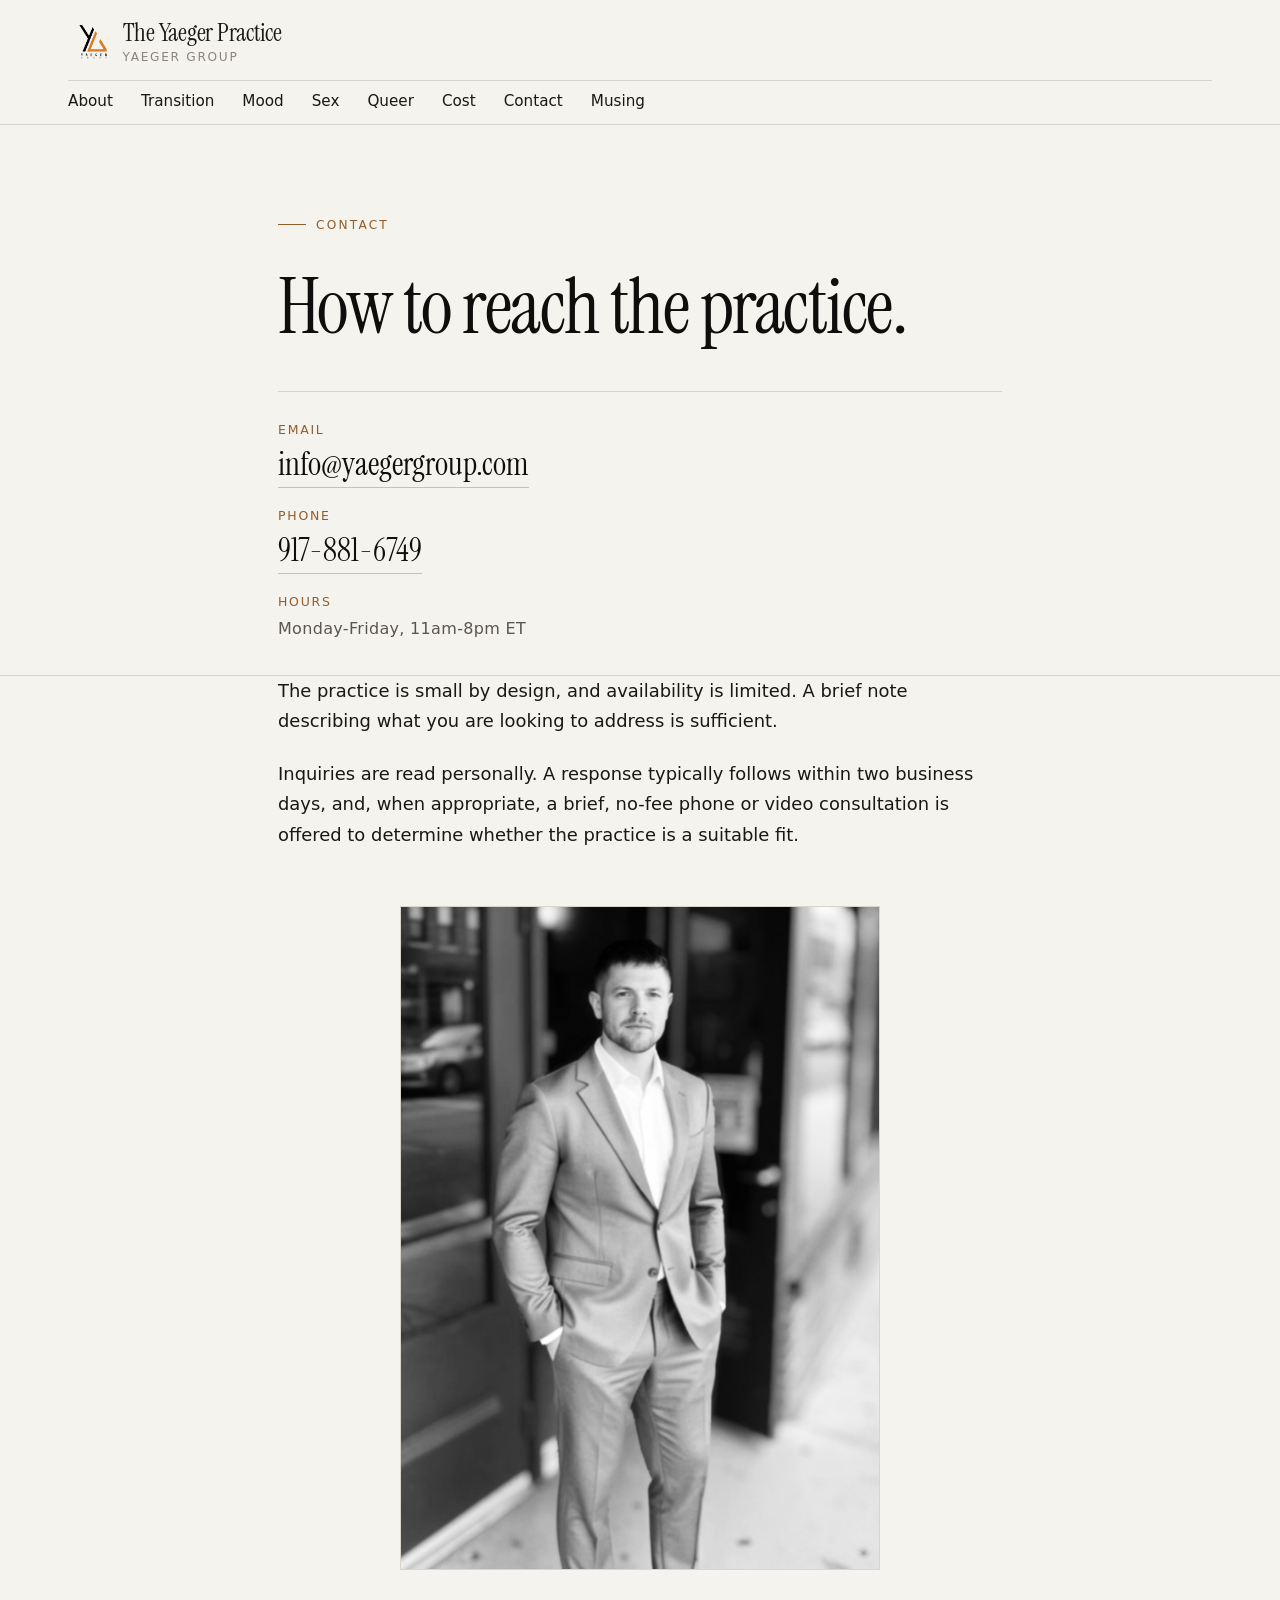
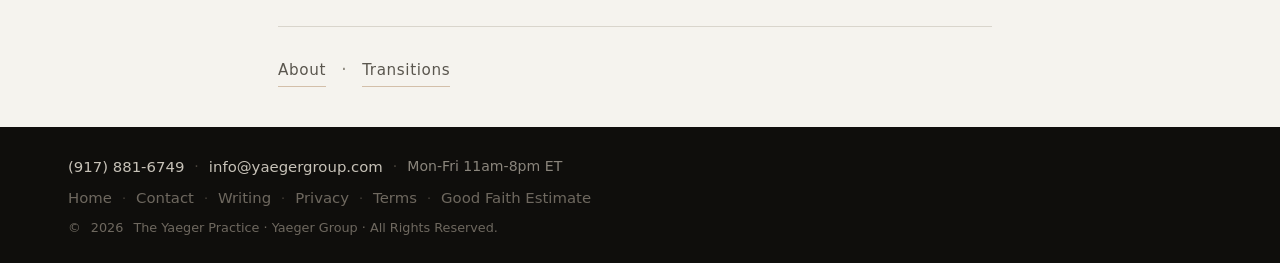
<file: contact.html>
<!DOCTYPE html>
<html lang="en">
<head>
  <meta charset="UTF-8">
  <meta name="viewport" content="width=device-width, initial-scale=1.0">

  <title>Contact | The Yaeger Practice</title>
  <meta name="description" content="Contact The Yaeger Practice. Edward J. Yaeger, Jr., LMHC. Private-pay psychotherapy in New York State.">
  <meta name="author" content="Edward J. Yaeger, Jr., LMHC, The Yaeger Practice">
  <meta name="robots" content="index, follow, max-image-preview:large">
  <link rel="canonical" href="https://www.theyaegerpractice.com/contact/">

  <meta property="og:type" content="website">
  <meta property="og:url" content="https://www.theyaegerpractice.com/contact/">
  <meta property="og:title" content="Contact | The Yaeger Practice">
  <meta property="og:description" content="Begin a conversation with The Yaeger Practice.">
  <meta property="og:site_name" content="The Yaeger Practice">
  <meta property="og:locale" content="en_US">

  <meta name="twitter:card" content="summary_large_image">
  <meta name="twitter:title" content="Contact | The Yaeger Practice">
  <meta name="twitter:description" content="Begin a conversation with The Yaeger Practice.">

  <link rel="icon" type="image/png" href="assets/logo.png">

  <link rel="preconnect" href="https://fonts.googleapis.com">
  <link rel="preconnect" href="https://fonts.gstatic.com" crossorigin>
  <link href="https://fonts.googleapis.com/css2?family=Instrument+Serif:ital@0;1&display=swap" rel="stylesheet">
  <link href="https://api.fontshare.com/v2/css?f[]=satoshi@400,500,700&display=swap" rel="stylesheet">

  <style>
    @import url('assets/site.css');

    /* ===== CONTACT PAGE ===== */
    .contact-hero { padding: 80px 0 32px; }
    .contact-hero .container { max-width: 780px; }

    /* Prominent contact lines, displayed directly under H1 */
    .contact-direct {
      margin-top: 40px;
      padding-top: 28px;
      border-top: 1px solid var(--color-divider);
      display: flex;
      flex-direction: column;
      gap: 18px;
    }
    .contact-direct .contact-row {
      display: flex;
      flex-direction: column;
      gap: 4px;
    }
    .contact-direct .contact-label {
      font-family: var(--font-body);
      font-size: 0.78rem;
      letter-spacing: 0.14em;
      text-transform: uppercase;
      color: var(--color-primary);
      font-weight: 500;
    }
    .contact-direct a {
      font-family: var(--font-serif, 'Instrument Serif', serif);
      font-size: 2rem;
      line-height: 1.2;
      color: var(--color-ink);
      text-decoration: none;
      border-bottom: 1px solid rgba(147, 93, 42, 0.35);
      padding-bottom: 4px;
      align-self: flex-start;
      transition: color 0.2s ease, border-color 0.2s ease;
    }
    .contact-direct a:hover {
      color: var(--color-primary);
      border-bottom-color: var(--color-primary);
    }
    .contact-direct .contact-hours {
      font-family: var(--font-body);
      font-size: 1rem;
      color: var(--color-text-muted);
      letter-spacing: 0.02em;
    }
    @media (max-width: 720px) {
      .contact-direct a { font-size: 1.5rem; }
    }

    .contact-body {
      padding: 0 0 40px;
    }
    .contact-body .container { max-width: 780px; }

    .contact-prose p {
      font-size: 1.12rem;
      line-height: 1.7;
      color: var(--color-text);
      margin: 0 0 22px;
      max-width: 62ch;
    }
    .contact-prose p:last-child { margin-bottom: 0; }

    .contact-return {
      margin-top: 56px;
      padding-top: 28px;
      border-top: 1px solid var(--color-divider);
    }
    .contact-return a {
      font-family: var(--font-body);
      font-size: 0.95rem;
      letter-spacing: 0.04em;
      color: var(--color-text-muted);
      text-decoration: none;
      border-bottom: 1px solid rgba(147, 93, 42, 0.35);
      padding-bottom: 3px;
      display: inline-flex;
      align-items: baseline;
      gap: 8px;
      transition: color 0.2s ease, border-color 0.2s ease;
    }
    .contact-return a:hover {
      color: var(--color-primary);
      border-bottom-color: var(--color-primary);
    }
    .contact-return .arrow {
      transition: transform 0.2s ease;
      display: inline-block;
    }
    .contact-return a:hover .arrow { transform: translateX(-3px); }
  </style>
</head>

<body>
  <a href="#main" class="skip-link">Skip to content</a>

  <header class="site-header" role="banner">
    <div class="nav">
      <div class="nav-top">
      <div class="brand">
        <a href="index.html" aria-label="The Yaeger Practice home" class="brand-logo-link" style="display:inline-flex; align-items:center;"><img src="assets/logo.png" alt=""></a>
        <span class="brand-text">
          <a href="index.html" class="brand-practice">The Yaeger Practice</a>
          <a href="https://yaegergroup.com/" class="brand-sublink" target="_blank" rel="noopener">Yaeger Group</a>
        </span>
      </div>
      </div>
      <nav class="nav-links" aria-label="Primary">
        <a href="about.html">About</a>
        <a href="transitions.html">Transition</a>
        <a href="mood.html">Mood</a>
        <a href="sex.html">Sex</a>
        <a href="queer-therapy-new-york.html">Queer</a>
        <a href="fees.html">Cost</a>
        <a href="contact.html" aria-current="page">Contact</a>
        <a href="musing.html">Musing</a>
      </nav>
    </div>
  </header>

  <main id="main">
    <!-- HERO -->
    <section class="hero contact-hero" aria-labelledby="contact-heading">
      <div class="container">
        <div class="hero-copy">
          <span class="eyebrow">Contact</span>
          <h1 id="contact-heading">How to reach the practice.</h1>

          <div class="contact-direct" aria-label="Direct contact">
            <div class="contact-row">
              <span class="contact-label">Email</span>
              <a href="mailto:info@yaegergroup.com?subject=Inquiry">info@yaegergroup.com</a>
            </div>
            <div class="contact-row">
              <span class="contact-label">Phone</span>
              <a href="tel:+19178816749">917-881-6749</a>
            </div>
            <div class="contact-row">
              <span class="contact-label">Hours</span>
              <span class="contact-hours">Monday-Friday, 11am-8pm ET</span>
            </div>
          </div>
        </div>
      </div>
    </section>

    <!-- BODY -->
    <section class="contact-body" aria-label="About contacting the practice">
      <div class="container">
        <div class="contact-prose">
          <p>The practice is small by design, and availability is limited. A brief note describing what you are looking to address is sufficient.</p>
          <p>Inquiries are read personally. A response typically follows within two business days, and, when appropriate, a brief, no-fee phone or video consultation is offered to determine whether the practice is a suitable fit.</p>
        </div>

        <figure class="contact-figure" style="max-width: 480px; margin: 56px auto 48px; padding: 0;">
          <img src="assets/portrait-candid.jpg" alt="Edward J. Yaeger, Jr." loading="lazy" style="display: block; width: 100%; height: auto; border: 1px solid var(--color-divider);">
        </figure>

        <p class="contact-return">
          <a href="about.html">About</a>
          <span aria-hidden="true" style="margin: 0 10px; color: var(--color-text-faint);">&middot;</span>
          <a href="transitions.html">Transitions</a>
        </p>
      </div>
    </section>
  </main>

  <footer role="contentinfo" class="foot-min">
    <div class="container">
      <p class="foot-line foot-contact">
        <a href="tel:+19178816749">(917) 881-6749</a>
        <span aria-hidden="true">·</span>
        <a href="mailto:info@yaegergroup.com">info@yaegergroup.com</a>
        <span aria-hidden="true">·</span>
        Mon-Fri 11am-8pm ET
      </p>
      <p class="foot-line foot-fine">
        <a href="index.html">Home</a>
        <span aria-hidden="true">&middot;</span>
        <a href="contact.html">Contact</a>
        <span aria-hidden="true">&middot;</span>
        <a href="https://edwardyaeger.substack.com/" target="_blank" rel="noopener">Writing</a>
        <span aria-hidden="true">&middot;</span>
        <a href="privacy.html">Privacy</a>
        <span aria-hidden="true">&middot;</span>
        <a href="terms.html">Terms</a>
        <span aria-hidden="true">&middot;</span>
        <a href="good-faith-estimate.html">Good Faith Estimate</a>
      </p>
      <p class="foot-line foot-fine">
        &copy; <span id="year">2026</span> The Yaeger Practice &middot; Yaeger Group &middot; All Rights Reserved.
      </p>
    </div>
  </footer>

  <script>
    document.getElementById('year').textContent = new Date().getFullYear();
  </script>
</body>
</html>
</file>
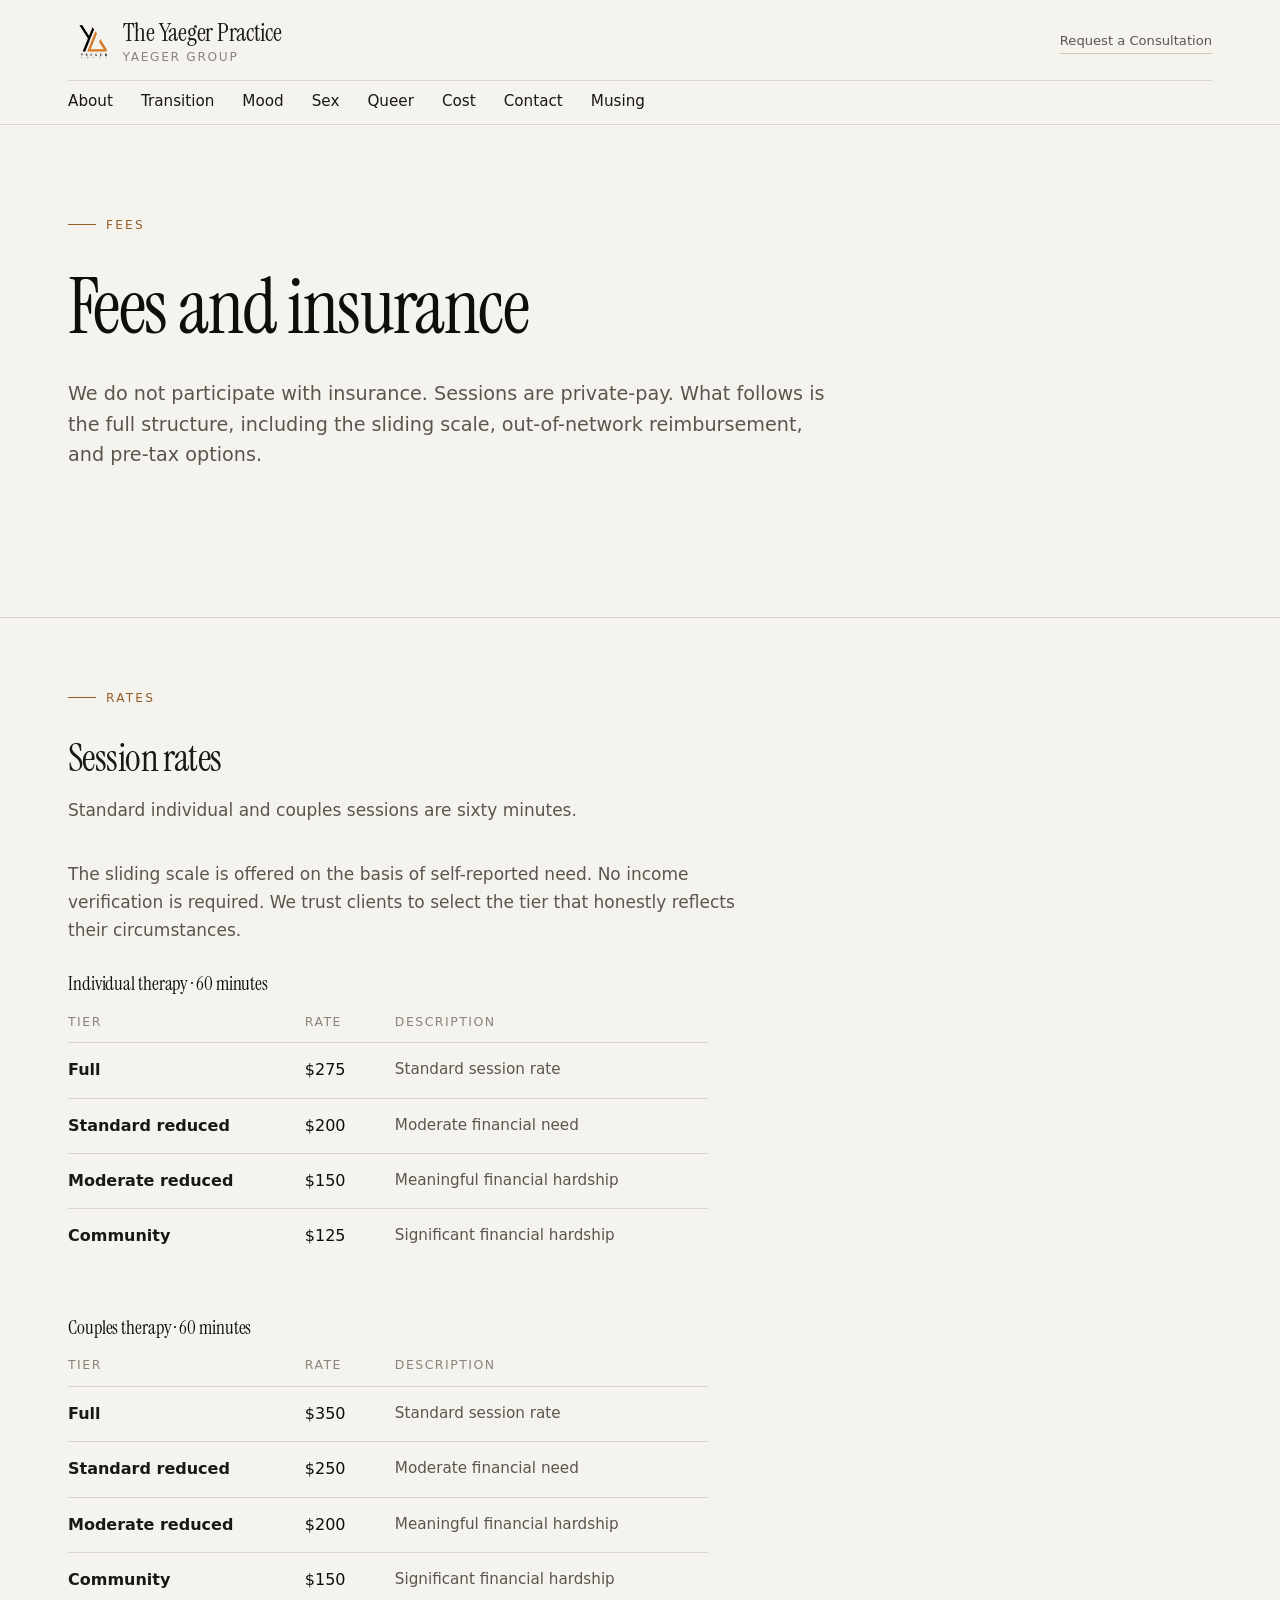
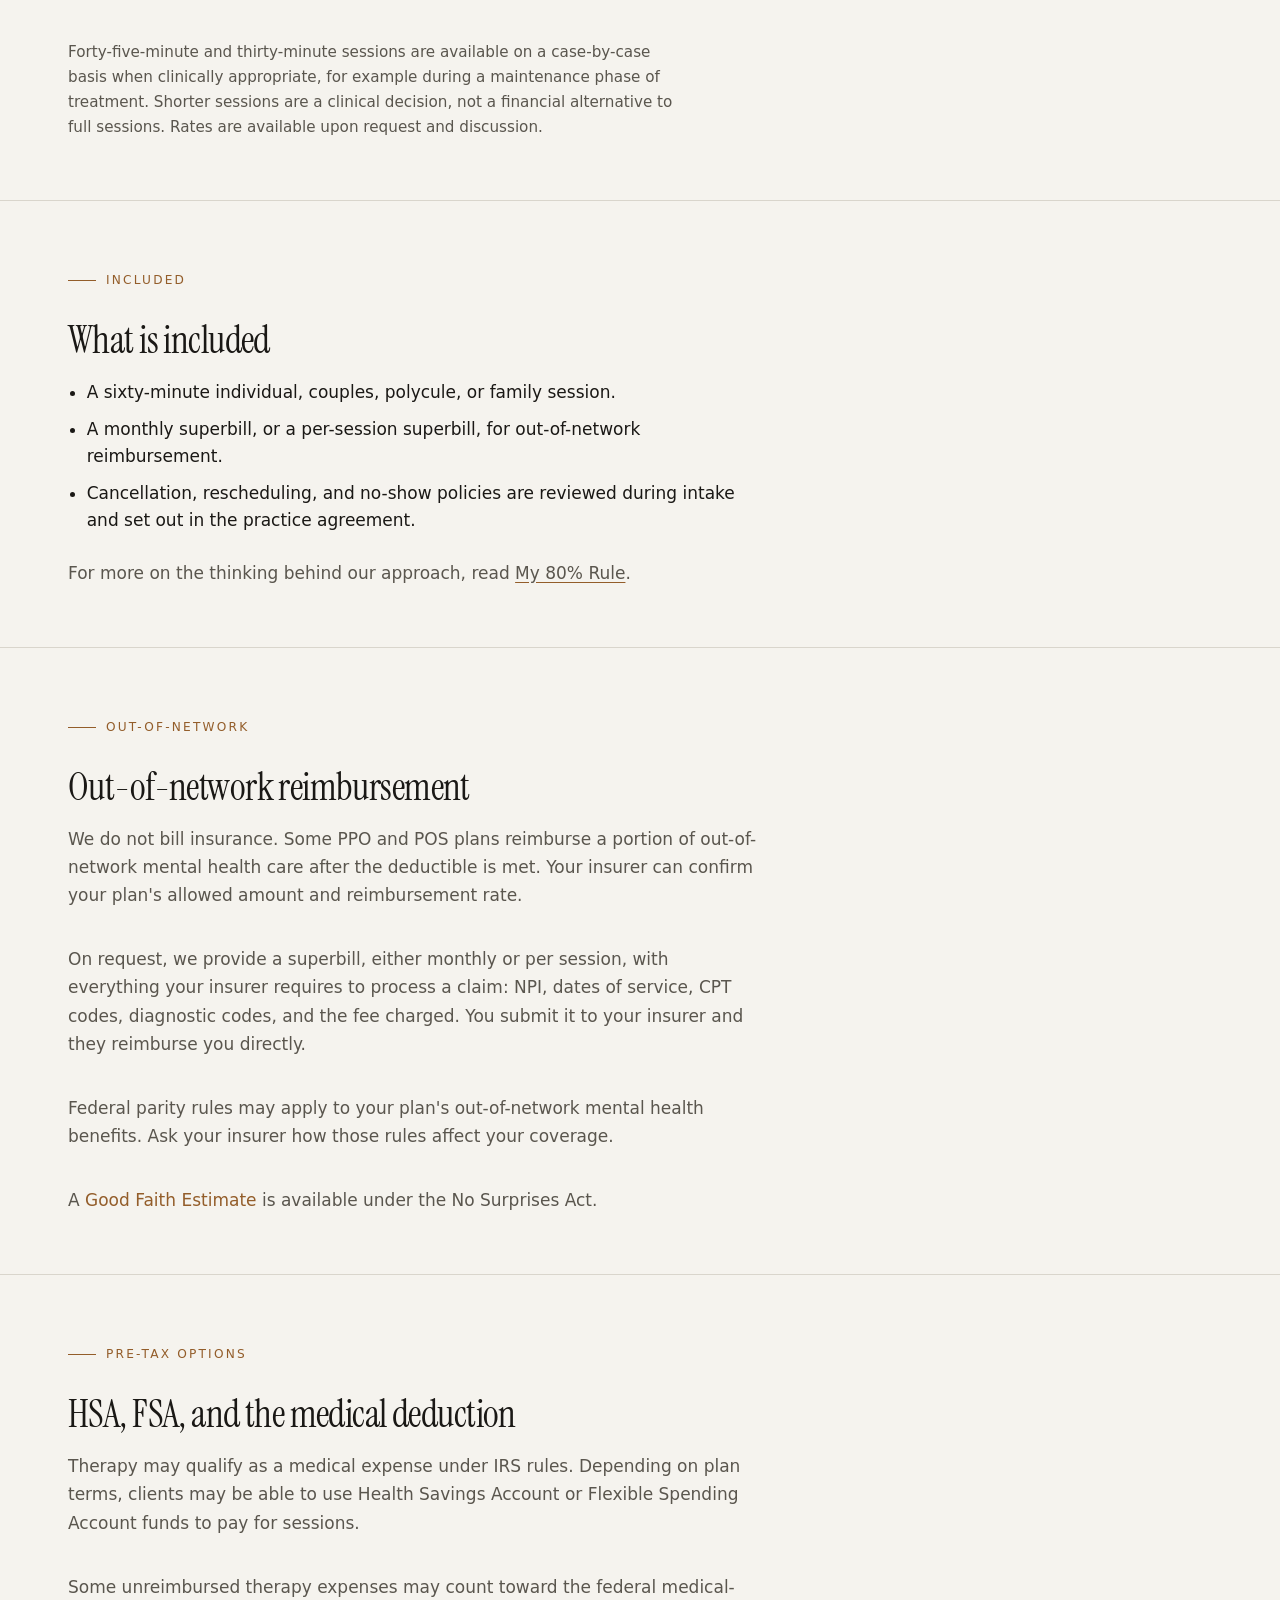
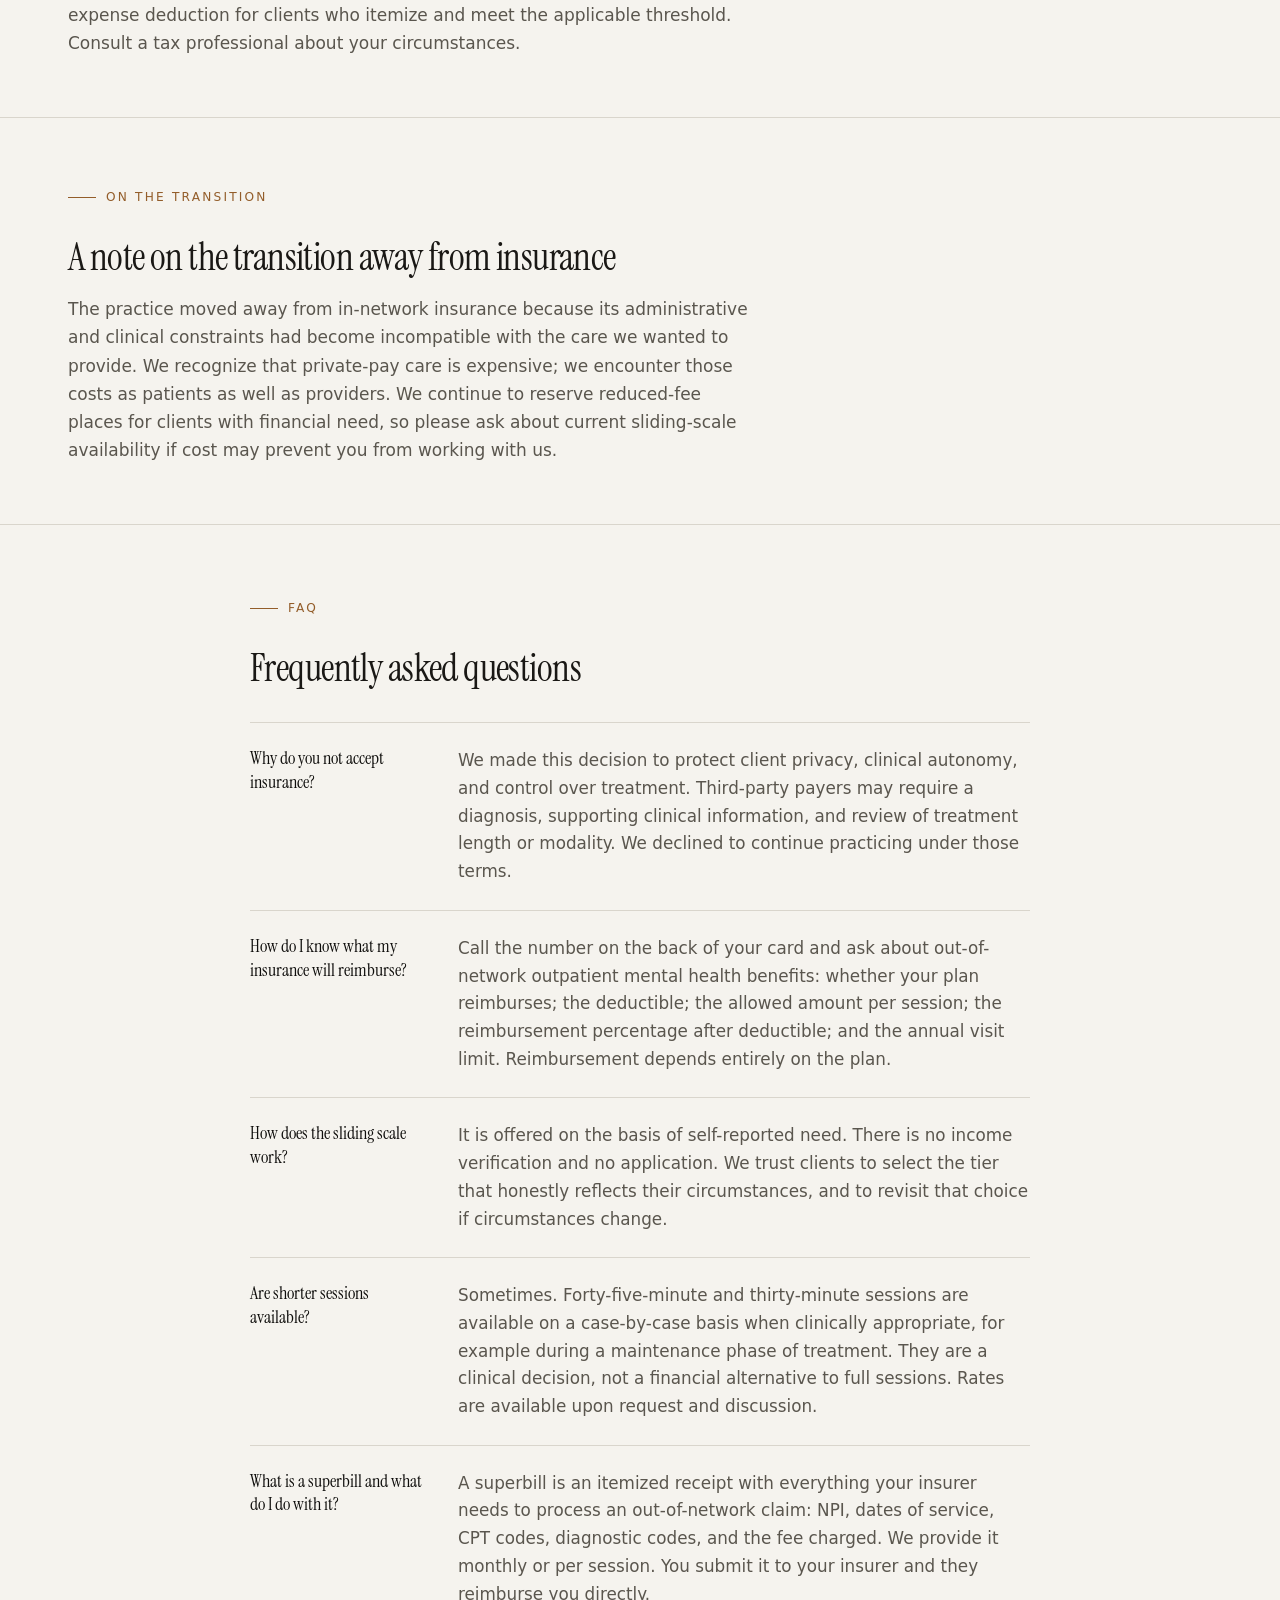
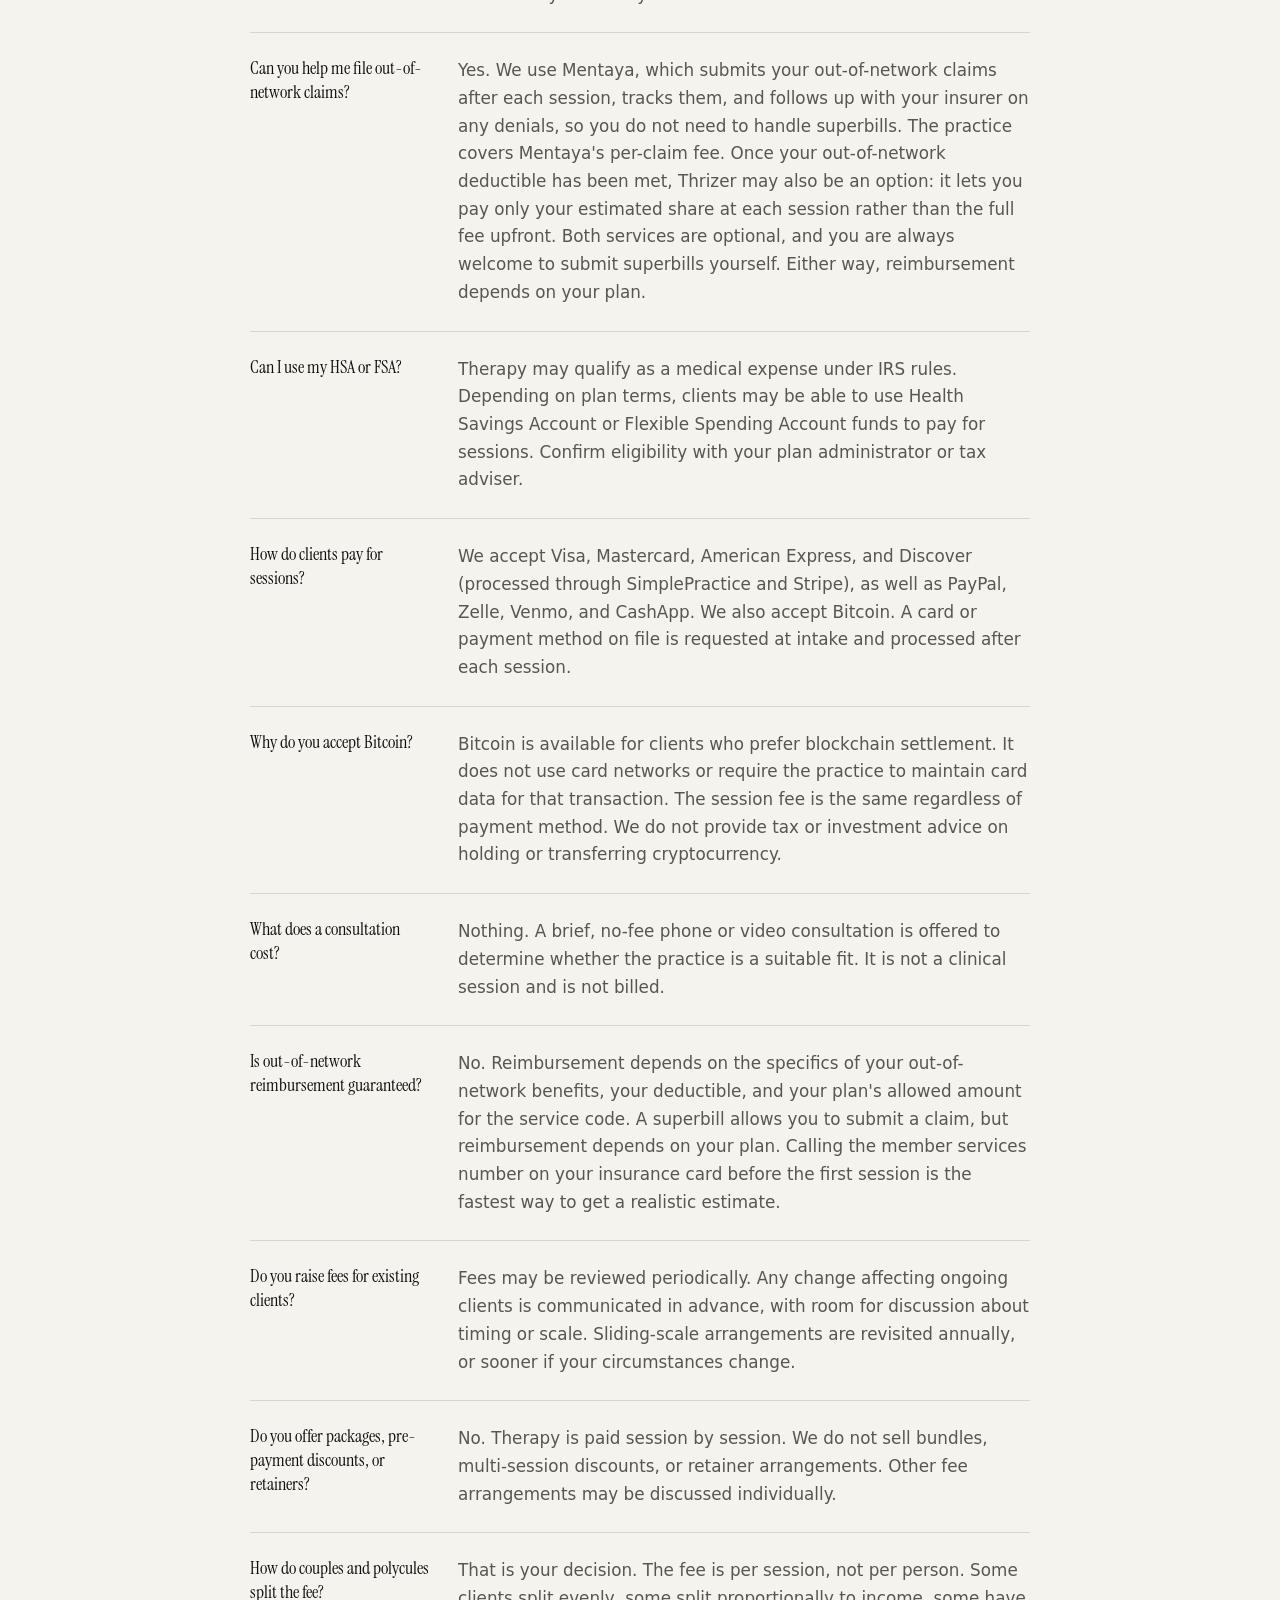
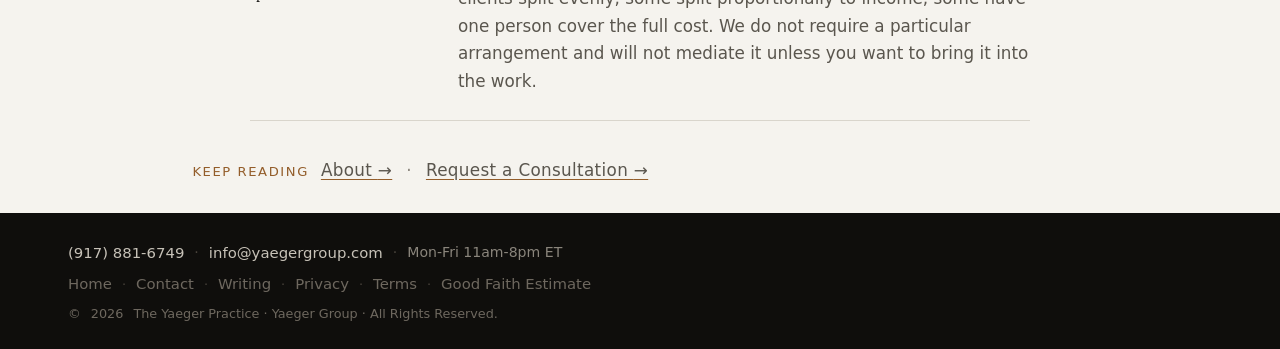
<file: fees.html>
<!DOCTYPE html>
<html lang="en">
<head>
  <meta charset="UTF-8">
  <meta name="viewport" content="width=device-width, initial-scale=1.0">

  <title>Fees | The Yaeger Practice</title>
  <meta name="description" content="Session rates, sliding scale, and out-of-network reimbursement details for The Yaeger Practice. Edward J. Yaeger, Jr., LMHC. Private-pay psychotherapy in New York State.">
  <meta name="keywords" content="therapy fees New York, private pay psychotherapy, out of network reimbursement, sliding scale therapy, superbill, LMHC fees, Edward Yaeger">
  <meta name="author" content="Edward J. Yaeger, Jr., LMHC, The Yaeger Practice">
  <meta name="robots" content="index, follow, max-image-preview:large">
  <link rel="canonical" href="https://www.theyaegerpractice.com/fees/">

  <meta property="og:type" content="website">
  <meta property="og:url" content="https://www.theyaegerpractice.com/fees/">
  <meta property="og:title" content="Fees | The Yaeger Practice">
  <meta property="og:description" content="Session rates, sliding scale, and out-of-network reimbursement details for The Yaeger Practice.">
  <meta property="og:site_name" content="The Yaeger Practice">
  <meta property="og:locale" content="en_US">

  <meta name="twitter:card" content="summary_large_image">
  <meta name="twitter:title" content="Fees | The Yaeger Practice">
  <meta name="twitter:description" content="Session rates, sliding scale, and out-of-network reimbursement details for The Yaeger Practice.">

  <link rel="icon" type="image/png" href="assets/logo.png">

  <link rel="preconnect" href="https://fonts.googleapis.com">
  <link rel="preconnect" href="https://fonts.gstatic.com" crossorigin>
  <link href="https://fonts.googleapis.com/css2?family=Instrument+Serif:ital@0;1&display=swap" rel="stylesheet">
  <link href="https://api.fontshare.com/v2/css?f[]=satoshi@400,500,700&display=swap" rel="stylesheet">

  <style>@import url('assets/site.css');</style>

  <style>
    /* Fees page: tempered table styling consistent with hairline system */
    .fees-section { padding: 60px 0; }
    .fees-section + .fees-section { border-top: 1px solid var(--color-divider); }
    .fees-section h2 { margin-bottom: 16px; }
    .fees-section p { max-width: 64ch; }
    .fees-section p + p { margin-top: 36px; }
    .fees-section ul { max-width: 64ch; padding-left: 1.1em; }
    .fees-section ul li { margin-bottom: 10px; line-height: 1.6; }

    .fee-table {
      width: 100%;
      max-width: 640px;
      border-collapse: collapse;
      margin: 24px 0 8px;
      font-size: 1rem;
    }
    .fee-table caption {
      text-align: left;
      font-family: var(--font-serif, 'Instrument Serif', serif);
      font-size: 1.2rem;
      padding-bottom: 12px;
      color: var(--color-ink);
      font-weight: 400;
      letter-spacing: -0.005em;
      caption-side: top;
    }
    .fee-table th,
    .fee-table td {
      text-align: left;
      padding: 14px 16px 14px 0;
      border-bottom: 1px solid var(--color-divider);
      vertical-align: top;
    }
    .fee-table thead th {
      font-size: 0.78rem;
      text-transform: uppercase;
      letter-spacing: 0.12em;
      color: var(--color-text-faint);
      font-weight: 500;
      padding-bottom: 10px;
      padding-top: 0;
    }
    .fee-table td.rate {
      font-variant-numeric: tabular-nums;
      white-space: nowrap;
      width: 90px;
      color: var(--color-ink);
    }
    .fee-table td.desc {
      color: var(--color-text-muted);
      font-size: 0.95rem;
    }
    .fee-table tbody tr:last-child th,
    .fee-table tbody tr:last-child td {
      border-bottom: none;
    }

    .fees-note {
      color: var(--color-text-muted);
      font-size: 0.95rem;
      margin-top: 12px;
      font-style: normal;
    }

    .fees-cta {
      padding: 70px 0 110px;
      border-top: 1px solid var(--color-divider);
      text-align: left;
    }
    .fees-cta .eyebrow { margin-bottom: 14px; }
    .fees-cta h2 { margin-bottom: 10px; }
    .fees-cta p { max-width: 60ch; margin-bottom: 24px; }

    @media (max-width: 640px) {
      .fee-table { font-size: 0.95rem; }
      .fee-table td.desc { font-size: 0.9rem; }
    }
  </style>
</head>

<body>
  <a href="#main" class="skip-link">Skip to content</a>

  <header class="site-header" role="banner">
    <div class="nav">
      <div class="nav-top">
      <div class="brand">
        <a href="index.html" aria-label="The Yaeger Practice home" class="brand-logo-link" style="display:inline-flex; align-items:center;"><img src="assets/logo.png" alt=""></a>
        <span class="brand-text">
          <a href="index.html" class="brand-practice">The Yaeger Practice</a>
          <a href="https://yaegergroup.com/" class="brand-sublink" target="_blank" rel="noopener">Yaeger Group</a>
        </span>
      </div>
        <a href="contact.html" class="nav-cta">Request a Consultation</a>
      </div>
      <nav class="nav-links" aria-label="Primary">
        <a href="about.html">About</a>
        <a href="transitions.html">Transition</a>
        <a href="mood.html">Mood</a>
        <a href="sex.html">Sex</a>
        <a href="queer-therapy-new-york.html">Queer</a>
        <a href="fees.html" aria-current="page">Cost</a>
        <a href="contact.html">Contact</a>
        <a href="musing.html">Musing</a>
      </nav>
    </div>
  </header>

  <main id="main">
    <!-- HERO -->
    <section class="hero" aria-labelledby="hero-heading">
      <div class="container">
        <div class="hero-copy">
          <span class="eyebrow">Fees</span>
          <h1 id="hero-heading">Fees and insurance</h1>
          <p class="hero-lede">
            We do not participate with insurance. Sessions are private-pay. What follows is the full structure, including the sliding scale, out-of-network reimbursement, and pre-tax options.
          </p>
        </div>
      </div>
    </section>

    <!-- SESSION RATES -->
    <section class="fees-section" aria-labelledby="rates-heading">
      <div class="container">
        <span class="eyebrow">Rates</span>
        <h2 id="rates-heading">Session rates</h2>
        <p>
          Standard individual and couples sessions are sixty minutes.
        </p>
        <p>
          The sliding scale is offered on the basis of self-reported need. No income verification is required. We trust clients to select the tier that honestly reflects their circumstances.
        </p>

        <table class="fee-table" aria-label="Individual therapy rates, sixty minutes">
          <caption>Individual therapy · 60 minutes</caption>
          <thead>
            <tr><th scope="col">Tier</th><th scope="col">Rate</th><th scope="col">Description</th></tr>
          </thead>
          <tbody>
            <tr><th scope="row">Full</th><td class="rate">$275</td><td class="desc">Standard session rate</td></tr>
            <tr><th scope="row">Standard reduced</th><td class="rate">$200</td><td class="desc">Moderate financial need</td></tr>
            <tr><th scope="row">Moderate reduced</th><td class="rate">$150</td><td class="desc">Meaningful financial hardship</td></tr>
            <tr><th scope="row">Community</th><td class="rate">$125</td><td class="desc">Significant financial hardship</td></tr>
          </tbody>
        </table>

        <table class="fee-table" aria-label="Couples therapy rates, sixty minutes" style="margin-top: 48px;">
          <caption>Couples therapy · 60 minutes</caption>
          <thead>
            <tr><th scope="col">Tier</th><th scope="col">Rate</th><th scope="col">Description</th></tr>
          </thead>
          <tbody>
            <tr><th scope="row">Full</th><td class="rate">$350</td><td class="desc">Standard session rate</td></tr>
            <tr><th scope="row">Standard reduced</th><td class="rate">$250</td><td class="desc">Moderate financial need</td></tr>
            <tr><th scope="row">Moderate reduced</th><td class="rate">$200</td><td class="desc">Meaningful financial hardship</td></tr>
            <tr><th scope="row">Community</th><td class="rate">$150</td><td class="desc">Significant financial hardship</td></tr>
          </tbody>
        </table>

        <p class="fees-note" style="margin-top: 32px;">
          Forty-five-minute and thirty-minute sessions are available on a case-by-case basis when clinically appropriate, for example during a maintenance phase of treatment. Shorter sessions are a clinical decision, not a financial alternative to full sessions. Rates are available upon request and discussion.
        </p>
      </div>
    </section>

    <!-- WHAT IS INCLUDED -->
    <section class="fees-section" aria-labelledby="included-heading">
      <div class="container">
        <span class="eyebrow">Included</span>
        <h2 id="included-heading">What is included</h2>
        <ul>
          <li>A sixty-minute individual, couples, polycule, or family session.</li>
          <li>A monthly superbill, or a per-session superbill, for out-of-network reimbursement.</li>
          <li>Cancellation, rescheduling, and no-show policies are reviewed during intake and set out in the practice agreement.</li>
        </ul>
        <p style="margin-top: 24px;">For more on the thinking behind our approach, read <a href="https://edwardyaeger.substack.com/p/my-80-rule" target="_blank" rel="noopener" style="color: inherit; text-decoration: underline; text-decoration-color: var(--color-primary); text-underline-offset: 3px;">My 80% Rule</a>.</p>
      </div>
    </section>

    <!-- OUT OF NETWORK -->
    <section class="fees-section" aria-labelledby="oon-heading">
      <div class="container">
        <span class="eyebrow">Out-of-Network</span>
        <h2 id="oon-heading">Out-of-network reimbursement</h2>
        <p>
          We do not bill insurance. Some PPO and POS plans reimburse a portion of out-of-network mental health care after the deductible is met. Your insurer can confirm your plan's allowed amount and reimbursement rate.
        </p>
        <p>
          On request, we provide a superbill, either monthly or per session, with everything your insurer requires to process a claim: NPI, dates of service, CPT codes, diagnostic codes, and the fee charged. You submit it to your insurer and they reimburse you directly.
        </p>
        <p>
          Federal parity rules may apply to your plan's out-of-network mental health benefits. Ask your insurer how those rules affect your coverage.
        </p>
        <p>
          A <a href="good-faith-estimate.html">Good Faith Estimate</a> is available under the No Surprises Act.
        </p>
      </div>
    </section>

    <!-- TAX ADVANTAGES -->
    <section class="fees-section" aria-labelledby="tax-heading">
      <div class="container">
        <span class="eyebrow">Pre-Tax Options</span>
        <h2 id="tax-heading">HSA, FSA, and the medical deduction</h2>
        <p>
          Therapy may qualify as a medical expense under IRS rules. Depending on plan terms, clients may be able to use Health Savings Account or Flexible Spending Account funds to pay for sessions.
        </p>
        <p>
          Some unreimbursed therapy expenses may count toward the federal medical-expense deduction for clients who itemize and meet the applicable threshold. Consult a tax professional about your circumstances.
        </p>
      </div>
    </section>

    <!-- TRANSITION NOTE -->
    <section class="fees-section" aria-labelledby="transition-heading">
      <div class="container">
        <span class="eyebrow">On the Transition</span>
        <h2 id="transition-heading">A note on the transition away from insurance</h2>
        <p>
          The practice moved away from in-network insurance because its administrative and clinical constraints had become incompatible with the care we wanted to provide. We recognize that private-pay care is expensive; we encounter those costs as patients as well as providers. We continue to reserve reduced-fee places for clients with financial need, so please ask about current sliding-scale availability if cost may prevent you from working with us.
        </p>
      </div>
    </section>

    <!-- FAQ -->
    <section aria-labelledby="faq-heading" style="padding: 64px 0 28px; border-top: 1px solid var(--color-divider);">
      <div class="container">
        <div class="section-header" style="max-width: 780px; margin: 0 auto 32px;">
          <span class="eyebrow">FAQ</span>
          <h2 id="faq-heading">Frequently asked questions</h2>
        </div>

        <dl class="faq-list" style="max-width: 780px; margin: 0 auto;">
          <div class="faq-row" style="display: grid; grid-template-columns: 180px 1fr; gap: 28px; padding: 24px 0; border-top: 1px solid var(--color-divider);">
            <dt style="font-family: var(--font-serif, 'Instrument Serif', serif); font-size: 1.1rem; line-height: 1.35; color: var(--color-ink);">Why do you not accept insurance?</dt>
            <dd style="margin: 0; font-size: 1.05rem; line-height: 1.65; color: var(--color-text-muted); max-width: 64ch;">We made this decision to protect client privacy, clinical autonomy, and control over treatment. Third-party payers may require a diagnosis, supporting clinical information, and review of treatment length or modality. We declined to continue practicing under those terms.</dd>
          </div>
          <div class="faq-row" style="display: grid; grid-template-columns: 180px 1fr; gap: 28px; padding: 24px 0; border-top: 1px solid var(--color-divider);">
            <dt style="font-family: var(--font-serif, 'Instrument Serif', serif); font-size: 1.1rem; line-height: 1.35; color: var(--color-ink);">How do I know what my insurance will reimburse?</dt>
            <dd style="margin: 0; font-size: 1.05rem; line-height: 1.65; color: var(--color-text-muted); max-width: 64ch;">Call the number on the back of your card and ask about out-of-network outpatient mental health benefits: whether your plan reimburses; the deductible; the allowed amount per session; the reimbursement percentage after deductible; and the annual visit limit. Reimbursement depends entirely on the plan.</dd>
          </div>
          <div class="faq-row" style="display: grid; grid-template-columns: 180px 1fr; gap: 28px; padding: 24px 0; border-top: 1px solid var(--color-divider);">
            <dt style="font-family: var(--font-serif, 'Instrument Serif', serif); font-size: 1.1rem; line-height: 1.35; color: var(--color-ink);">How does the sliding scale work?</dt>
            <dd style="margin: 0; font-size: 1.05rem; line-height: 1.65; color: var(--color-text-muted); max-width: 64ch;">It is offered on the basis of self-reported need. There is no income verification and no application. We trust clients to select the tier that honestly reflects their circumstances, and to revisit that choice if circumstances change.</dd>
          </div>
          <div class="faq-row" style="display: grid; grid-template-columns: 180px 1fr; gap: 28px; padding: 24px 0; border-top: 1px solid var(--color-divider);">
            <dt style="font-family: var(--font-serif, 'Instrument Serif', serif); font-size: 1.1rem; line-height: 1.35; color: var(--color-ink);">Are shorter sessions available?</dt>
            <dd style="margin: 0; font-size: 1.05rem; line-height: 1.65; color: var(--color-text-muted); max-width: 64ch;">Sometimes. Forty-five-minute and thirty-minute sessions are available on a case-by-case basis when clinically appropriate, for example during a maintenance phase of treatment. They are a clinical decision, not a financial alternative to full sessions. Rates are available upon request and discussion.</dd>
          </div>
          <div class="faq-row" style="display: grid; grid-template-columns: 180px 1fr; gap: 28px; padding: 24px 0; border-top: 1px solid var(--color-divider);">
            <dt style="font-family: var(--font-serif, 'Instrument Serif', serif); font-size: 1.1rem; line-height: 1.35; color: var(--color-ink);">What is a superbill and what do I do with it?</dt>
            <dd style="margin: 0; font-size: 1.05rem; line-height: 1.65; color: var(--color-text-muted); max-width: 64ch;">A superbill is an itemized receipt with everything your insurer needs to process an out-of-network claim: NPI, dates of service, CPT codes, diagnostic codes, and the fee charged. We provide it monthly or per session. You submit it to your insurer and they reimburse you directly.</dd>
          </div>
          <div class="faq-row" style="display: grid; grid-template-columns: 180px 1fr; gap: 28px; padding: 24px 0; border-top: 1px solid var(--color-divider);">
            <dt style="font-family: var(--font-serif, 'Instrument Serif', serif); font-size: 1.1rem; line-height: 1.35; color: var(--color-ink);">Can you help me file out-of-network claims?</dt>
            <dd style="margin: 0; font-size: 1.05rem; line-height: 1.65; color: var(--color-text-muted); max-width: 64ch;">Yes. We use Mentaya, which submits your out-of-network claims after each session, tracks them, and follows up with your insurer on any denials, so you do not need to handle superbills. The practice covers Mentaya's per-claim fee. Once your out-of-network deductible has been met, Thrizer may also be an option: it lets you pay only your estimated share at each session rather than the full fee upfront. Both services are optional, and you are always welcome to submit superbills yourself. Either way, reimbursement depends on your plan.</dd>
          </div>
          <div class="faq-row" style="display: grid; grid-template-columns: 180px 1fr; gap: 28px; padding: 24px 0; border-top: 1px solid var(--color-divider);">
            <dt style="font-family: var(--font-serif, 'Instrument Serif', serif); font-size: 1.1rem; line-height: 1.35; color: var(--color-ink);">Can I use my HSA or FSA?</dt>
            <dd style="margin: 0; font-size: 1.05rem; line-height: 1.65; color: var(--color-text-muted); max-width: 64ch;">Therapy may qualify as a medical expense under IRS rules. Depending on plan terms, clients may be able to use Health Savings Account or Flexible Spending Account funds to pay for sessions. Confirm eligibility with your plan administrator or tax adviser.</dd>
          </div>
          <div class="faq-row" style="display: grid; grid-template-columns: 180px 1fr; gap: 28px; padding: 24px 0; border-top: 1px solid var(--color-divider);">
            <dt style="font-family: var(--font-serif, 'Instrument Serif', serif); font-size: 1.1rem; line-height: 1.35; color: var(--color-ink);">How do clients pay for sessions?</dt>
            <dd style="margin: 0; font-size: 1.05rem; line-height: 1.65; color: var(--color-text-muted); max-width: 64ch;">We accept Visa, Mastercard, American Express, and Discover (processed through SimplePractice and Stripe), as well as PayPal, Zelle, Venmo, and CashApp. We also accept Bitcoin. A card or payment method on file is requested at intake and processed after each session.</dd>
          </div>
          <div class="faq-row" style="display: grid; grid-template-columns: 180px 1fr; gap: 28px; padding: 24px 0; border-top: 1px solid var(--color-divider);">
            <dt style="font-family: var(--font-serif, 'Instrument Serif', serif); font-size: 1.1rem; line-height: 1.35; color: var(--color-ink);">Why do you accept Bitcoin?</dt>
            <dd style="margin: 0; font-size: 1.05rem; line-height: 1.65; color: var(--color-text-muted); max-width: 64ch;">Bitcoin is available for clients who prefer blockchain settlement. It does not use card networks or require the practice to maintain card data for that transaction. The session fee is the same regardless of payment method. We do not provide tax or investment advice on holding or transferring cryptocurrency.</dd>
          </div>
          <div class="faq-row" style="display: grid; grid-template-columns: 180px 1fr; gap: 28px; padding: 24px 0; border-top: 1px solid var(--color-divider);">
            <dt style="font-family: var(--font-serif, 'Instrument Serif', serif); font-size: 1.1rem; line-height: 1.35; color: var(--color-ink);">What does a consultation cost?</dt>
            <dd style="margin: 0; font-size: 1.05rem; line-height: 1.65; color: var(--color-text-muted); max-width: 64ch;">Nothing. A brief, no-fee phone or video consultation is offered to determine whether the practice is a suitable fit. It is not a clinical session and is not billed.</dd>
          </div>
          <div class="faq-row" style="display: grid; grid-template-columns: 180px 1fr; gap: 28px; padding: 24px 0; border-top: 1px solid var(--color-divider);">
            <dt style="font-family: var(--font-serif, 'Instrument Serif', serif); font-size: 1.1rem; line-height: 1.35; color: var(--color-ink);">Is out-of-network reimbursement guaranteed?</dt>
            <dd style="margin: 0; font-size: 1.05rem; line-height: 1.65; color: var(--color-text-muted); max-width: 64ch;">No. Reimbursement depends on the specifics of your out-of-network benefits, your deductible, and your plan's allowed amount for the service code. A superbill allows you to submit a claim, but reimbursement depends on your plan. Calling the member services number on your insurance card before the first session is the fastest way to get a realistic estimate.</dd>
          </div>
          <div class="faq-row" style="display: grid; grid-template-columns: 180px 1fr; gap: 28px; padding: 24px 0; border-top: 1px solid var(--color-divider);">
            <dt style="font-family: var(--font-serif, 'Instrument Serif', serif); font-size: 1.1rem; line-height: 1.35; color: var(--color-ink);">Do you raise fees for existing clients?</dt>
            <dd style="margin: 0; font-size: 1.05rem; line-height: 1.65; color: var(--color-text-muted); max-width: 64ch;">Fees may be reviewed periodically. Any change affecting ongoing clients is communicated in advance, with room for discussion about timing or scale. Sliding-scale arrangements are revisited annually, or sooner if your circumstances change.</dd>
          </div>
          <div class="faq-row" style="display: grid; grid-template-columns: 180px 1fr; gap: 28px; padding: 24px 0; border-top: 1px solid var(--color-divider);">
            <dt style="font-family: var(--font-serif, 'Instrument Serif', serif); font-size: 1.1rem; line-height: 1.35; color: var(--color-ink);">Do you offer packages, pre-payment discounts, or retainers?</dt>
            <dd style="margin: 0; font-size: 1.05rem; line-height: 1.65; color: var(--color-text-muted); max-width: 64ch;">No. Therapy is paid session by session. We do not sell bundles, multi-session discounts, or retainer arrangements. Other fee arrangements may be discussed individually.</dd>
          </div>
          <div class="faq-row" style="display: grid; grid-template-columns: 180px 1fr; gap: 28px; padding: 24px 0; border-top: 1px solid var(--color-divider); border-bottom: 1px solid var(--color-divider);">
            <dt style="font-family: var(--font-serif, 'Instrument Serif', serif); font-size: 1.1rem; line-height: 1.35; color: var(--color-ink);">How do couples and polycules split the fee?</dt>
            <dd style="margin: 0; font-size: 1.05rem; line-height: 1.65; color: var(--color-text-muted); max-width: 64ch;">That is your decision. The fee is per session, not per person. Some clients split evenly, some split proportionally to income, some have one person cover the full cost. We do not require a particular arrangement and will not mediate it unless you want to bring it into the work.</dd>
          </div>
</dl>
        <p class="kr-inline" style="margin: 36px 0 0; text-align: center; font-size: 1.05rem; color: var(--color-text-muted); letter-spacing: 0.02em;"><span style="text-transform: uppercase; letter-spacing: 0.12em; font-size: 0.82rem; color: var(--color-primary); margin-right: 12px;">Keep reading</span><a href="about.html" style="color: inherit; text-decoration: underline; text-decoration-color: var(--color-primary); text-underline-offset: 3px;">About <span aria-hidden="true">&rarr;</span></a><span style="margin: 0 14px; color: var(--color-text-faint);">·</span><a href="contact.html" style="color: inherit; text-decoration: underline; text-decoration-color: var(--color-primary); text-underline-offset: 3px;">Request a Consultation <span aria-hidden="true">&rarr;</span></a></p>
      </div>
    </section>

  </main>

  <footer role="contentinfo" class="foot-min">
    <div class="container">
      <p class="foot-line foot-contact">
        <a href="tel:+19178816749">(917) 881-6749</a>
        <span aria-hidden="true">·</span>
        <a href="mailto:info@yaegergroup.com">info@yaegergroup.com</a>
        <span aria-hidden="true">·</span>
        Mon-Fri 11am-8pm ET
      </p>
      <p class="foot-line foot-fine">
        <a href="index.html">Home</a>
        <span aria-hidden="true">·</span>
        <a href="contact.html">Contact</a>
        <span aria-hidden="true">·</span>
        <a href="https://edwardyaeger.substack.com/" target="_blank" rel="noopener">Writing</a>
        <span aria-hidden="true">·</span>
        <a href="privacy.html">Privacy</a>
        <span aria-hidden="true">·</span>
        <a href="terms.html">Terms</a>
        <span aria-hidden="true">·</span>
        <a href="good-faith-estimate.html">Good Faith Estimate</a>
      </p>
      <p class="foot-line foot-fine">
        © <span id="year">2026</span> The Yaeger Practice · Yaeger Group · All Rights Reserved.
      </p>
    </div>
  </footer>

  <script>
    document.getElementById('year').textContent = new Date().getFullYear();
  </script>
</body>
</html>
</file>
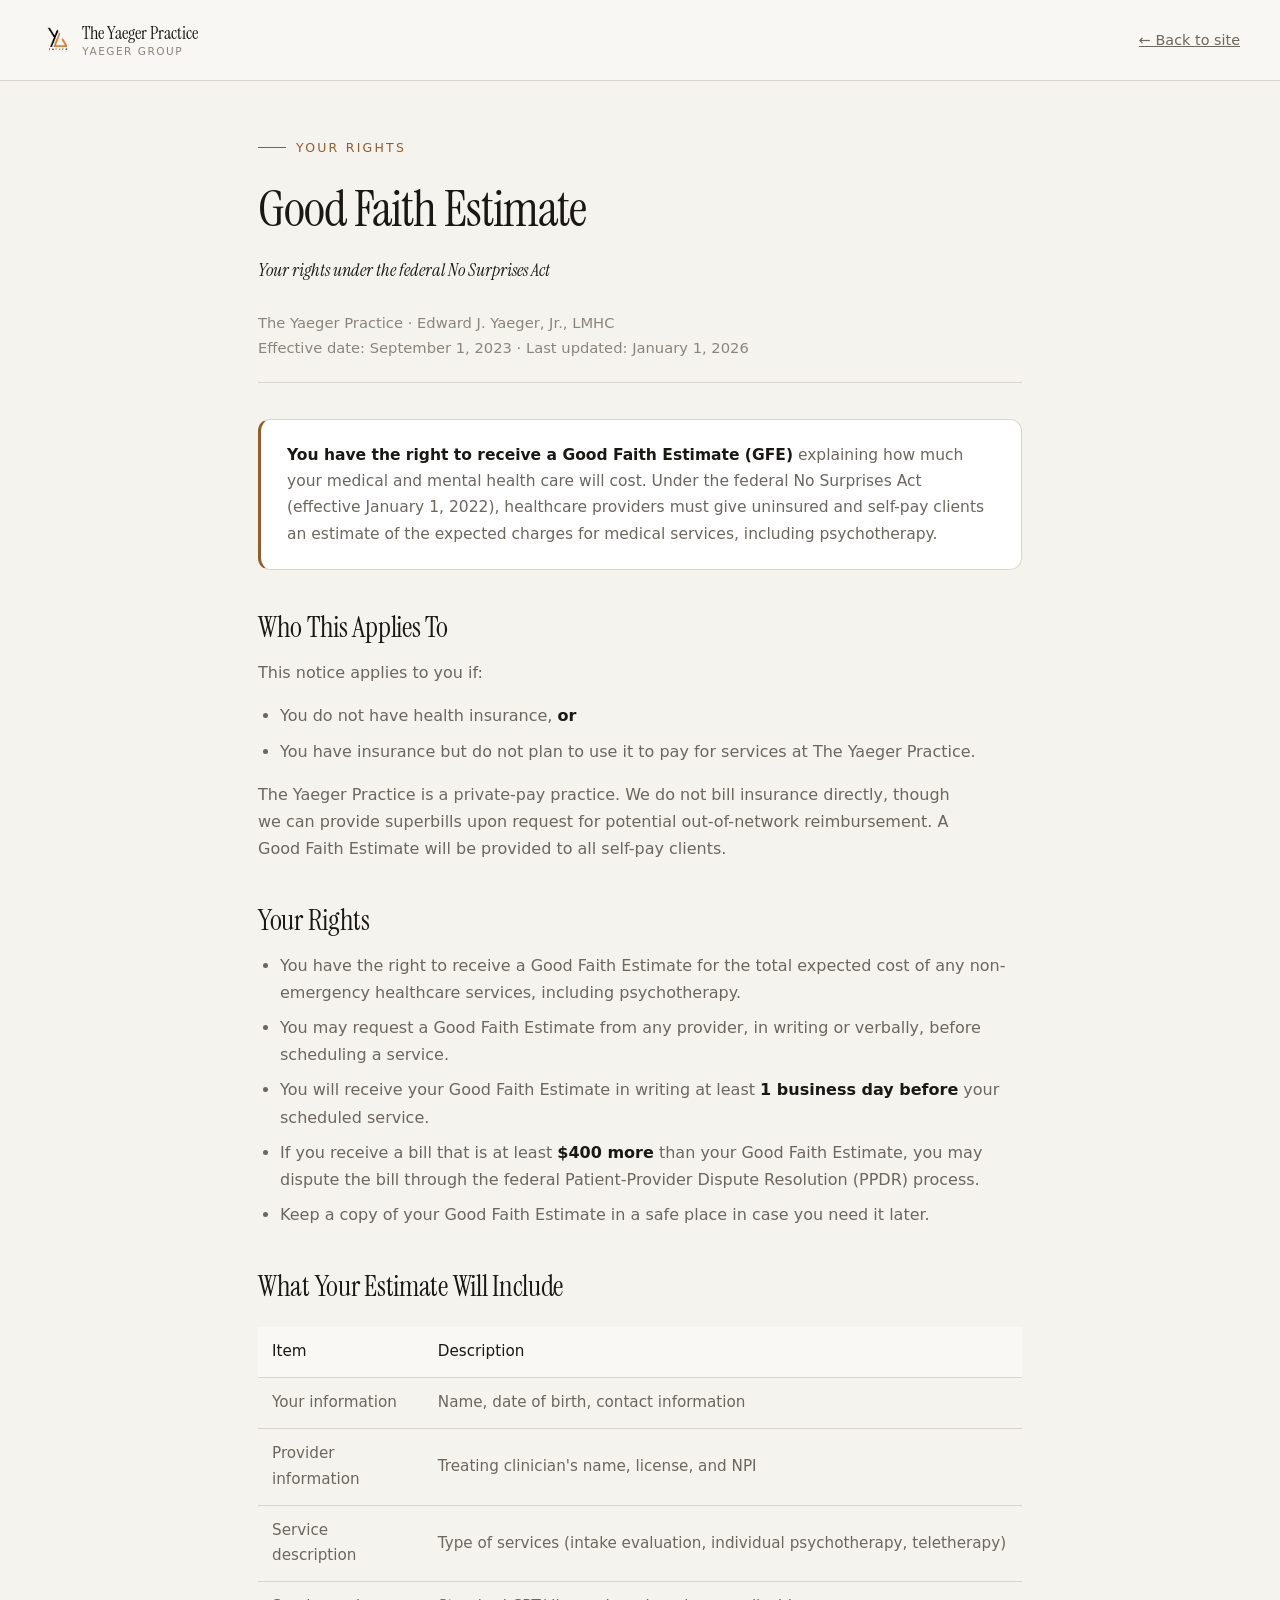
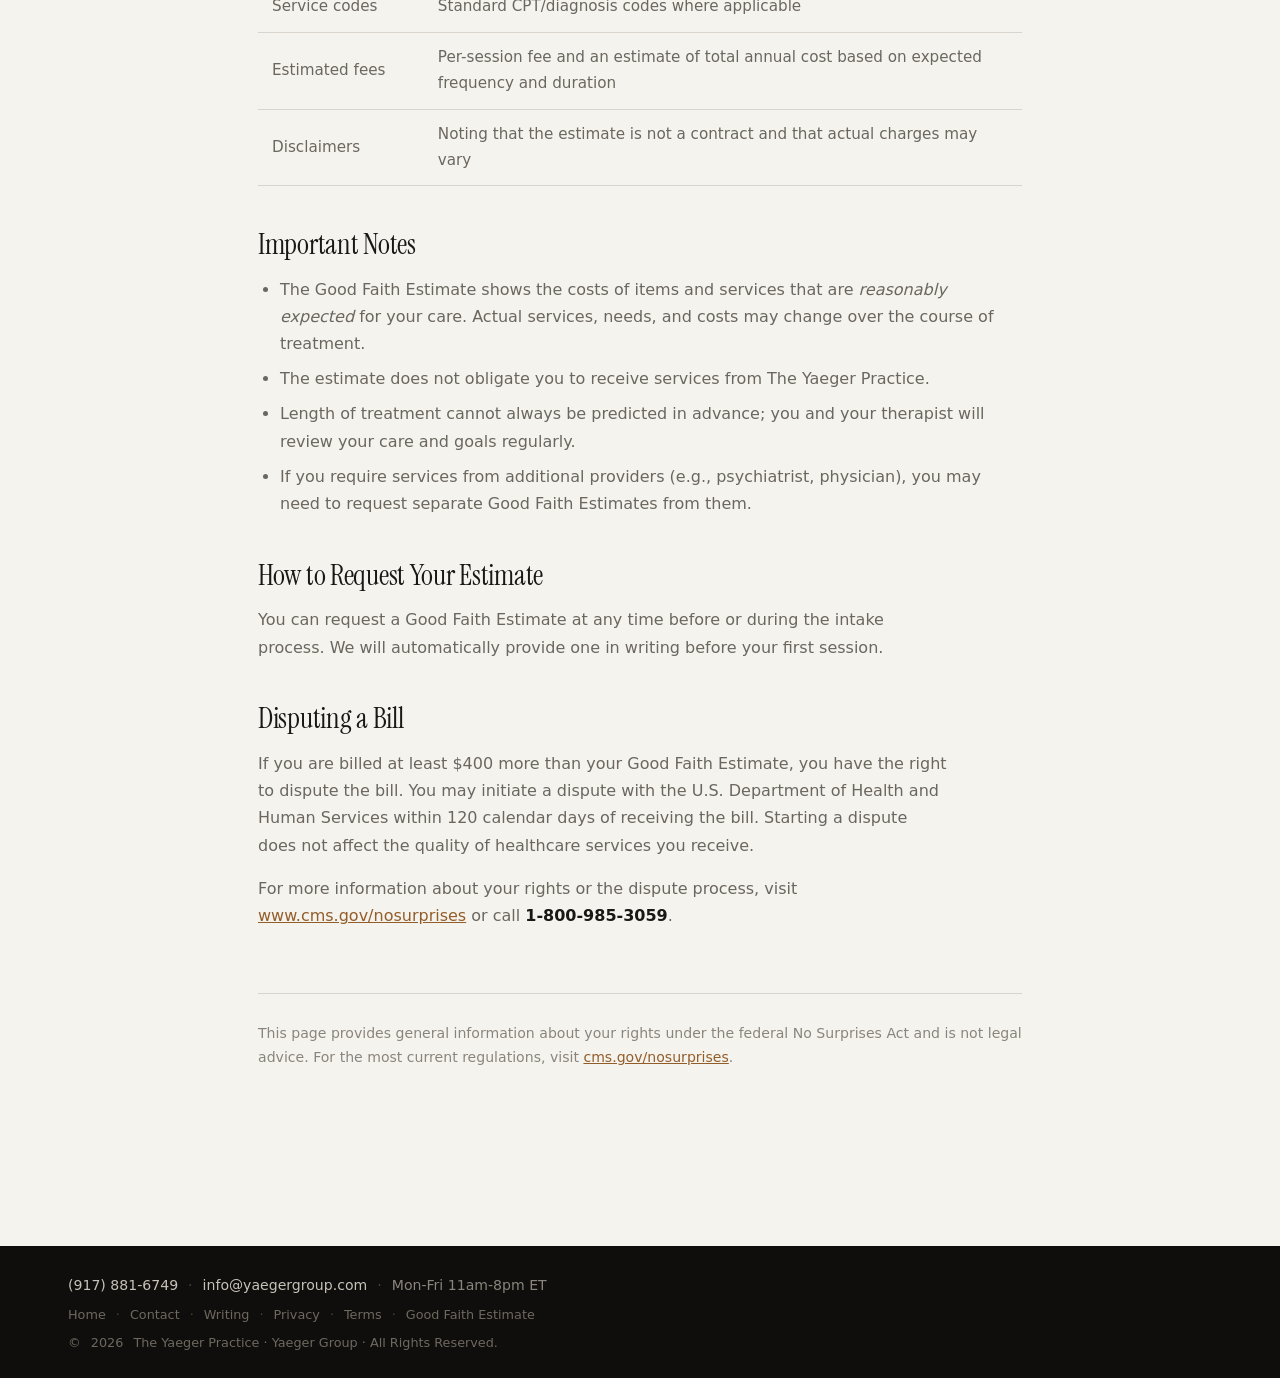
<file: good-faith-estimate.html>
<!DOCTYPE html>
<html lang="en">
<head>
  <meta charset="UTF-8">
  <meta name="viewport" content="width=device-width, initial-scale=1.0">
  <title>Good Faith Estimate | The Yaeger Practice</title>
  <meta name="description" content="Your rights to a Good Faith Estimate under the federal No Surprises Act when receiving services from The Yaeger Practice.">
  <meta name="robots" content="index, follow">
  <link rel="canonical" href="https://www.theyaegerpractice.com/good-faith-estimate/">
  <link rel="icon" type="image/png" href="assets/logo.png">
  <link rel="preconnect" href="https://fonts.googleapis.com">
  <link rel="preconnect" href="https://fonts.gstatic.com" crossorigin>
  <link href="https://fonts.googleapis.com/css2?family=Instrument+Serif:ital@0;1&display=swap" rel="stylesheet">
  <link href="https://api.fontshare.com/v2/css?f[]=satoshi@400,500,700&display=swap" rel="stylesheet">
  <link rel="stylesheet" href="_legal-shared.css">
</head>
<body>
  <header class="page-header">
    <div class="page-header-inner">
      <div class="brand">
        <a href="index.html" class="brand-logo-link" style="display:inline-flex; align-items:center;"><img src="assets/logo.png" alt=""></a>
        <span class="brand-text">
          <a href="index.html" class="brand-practice">The Yaeger Practice</a>
          <a href="https://yaegergroup.com/" class="brand-sublink" target="_blank" rel="noopener">Yaeger Group</a>
        </span>
      </div>
      <a href="index.html" class="back-link">← Back to site</a>
    </div>
  </header>

  <div class="container">
    <span class="eyebrow">Your Rights</span>
    <h1>Good Faith Estimate</h1>
    <p style="font-size:1.15rem; color:var(--color-text); font-family: var(--font-display); font-style: italic; margin-top: 8px;">Your rights under the federal No Surprises Act</p>
    <div class="meta" style="margin-top: 24px;">
      The Yaeger Practice · Edward J. Yaeger, Jr., LMHC<br>
      Effective date: September 1, 2023 · Last updated: January 1, 2026
    </div>

    <div class="callout">
      <strong>You have the right to receive a Good Faith Estimate (GFE)</strong> explaining how
      much your medical and mental health care will cost. Under the federal No Surprises Act
      (effective January 1, 2022), healthcare providers must give uninsured and self-pay clients
      an estimate of the expected charges for medical services, including psychotherapy.
    </div>

    <h2>Who This Applies To</h2>
    <p>This notice applies to you if:</p>
    <ul>
      <li>You do not have health insurance, <strong style="color: var(--color-text);">or</strong></li>
      <li>You have insurance but do not plan to use it to pay for services at The Yaeger Practice.</li>
    </ul>
    <p>
      The Yaeger Practice is a private-pay practice. We do not bill insurance directly, though we
      can provide superbills upon request for potential out-of-network reimbursement. A Good
      Faith Estimate will be provided to all self-pay clients.
    </p>

    <h2>Your Rights</h2>
    <ul>
      <li>You have the right to receive a Good Faith Estimate for the total expected cost of any non-emergency healthcare services, including psychotherapy.</li>
      <li>You may request a Good Faith Estimate from any provider, in writing or verbally, before scheduling a service.</li>
      <li>You will receive your Good Faith Estimate in writing at least <strong style="color: var(--color-text);">1 business day before</strong> your scheduled service.</li>
      <li>If you receive a bill that is at least <strong style="color: var(--color-text);">$400 more</strong> than your Good Faith Estimate, you may dispute the bill through the federal Patient-Provider Dispute Resolution (PPDR) process.</li>
      <li>Keep a copy of your Good Faith Estimate in a safe place in case you need it later.</li>
    </ul>

    <h2>What Your Estimate Will Include</h2>
    <table>
      <thead><tr><th>Item</th><th>Description</th></tr></thead>
      <tbody>
        <tr><td>Your information</td><td>Name, date of birth, contact information</td></tr>
        <tr><td>Provider information</td><td>Treating clinician's name, license, and NPI</td></tr>
        <tr><td>Service description</td><td>Type of services (intake evaluation, individual psychotherapy, teletherapy)</td></tr>
        <tr><td>Service codes</td><td>Standard CPT/diagnosis codes where applicable</td></tr>
        <tr><td>Estimated fees</td><td>Per-session fee and an estimate of total annual cost based on expected frequency and duration</td></tr>
        <tr><td>Disclaimers</td><td>Noting that the estimate is not a contract and that actual charges may vary</td></tr>
      </tbody>
    </table>

    <h2>Important Notes</h2>
    <ul>
      <li>The Good Faith Estimate shows the costs of items and services that are <em>reasonably expected</em> for your care. Actual services, needs, and costs may change over the course of treatment.</li>
      <li>The estimate does not obligate you to receive services from The Yaeger Practice.</li>
      <li>Length of treatment cannot always be predicted in advance; you and your therapist will review your care and goals regularly.</li>
      <li>If you require services from additional providers (e.g., psychiatrist, physician), you may need to request separate Good Faith Estimates from them.</li>
    </ul>

    <h2>How to Request Your Estimate</h2>
    <p>
      You can request a Good Faith Estimate at any time before or during the intake process. We
      will automatically provide one in writing before your first session.
    </p>

    <h2>Disputing a Bill</h2>
    <p>
      If you are billed at least $400 more than your Good Faith Estimate, you have the right to
      dispute the bill. You may initiate a dispute with the U.S. Department of Health and Human
      Services within 120 calendar days of receiving the bill. Starting a dispute does not affect
      the quality of healthcare services you receive.
    </p>
    <p>
      For more information about your rights or the dispute process, visit
      <a href="https://www.cms.gov/nosurprises" target="_blank" rel="noopener">www.cms.gov/nosurprises</a>
      or call <strong style="color: var(--color-text);">1-800-985-3059</strong>.
    </p>

    <div class="footer-note">
      This page provides general information about your rights under the federal No Surprises Act
      and is not legal advice. For the most current regulations, visit
      <a href="https://www.cms.gov/nosurprises" target="_blank" rel="noopener">cms.gov/nosurprises</a>.
    </div>
  </div>

  <footer role="contentinfo" class="foot-min">
    <div class="container">
      <p class="foot-line foot-contact">
        <a href="tel:+19178816749">(917) 881-6749</a>
        <span aria-hidden="true">·</span>
        <a href="mailto:info@yaegergroup.com">info@yaegergroup.com</a>
        <span aria-hidden="true">·</span>
        Mon-Fri 11am-8pm ET
      </p>
      <p class="foot-line foot-fine">
        <a href="index.html">Home</a>
        <span aria-hidden="true">·</span>
        <a href="contact.html">Contact</a>
        <span aria-hidden="true">·</span>
        <a href="https://edwardyaeger.substack.com/" target="_blank" rel="noopener">Writing</a>
        <span aria-hidden="true">·</span>
        <a href="privacy.html">Privacy</a>
        <span aria-hidden="true">·</span>
        <a href="terms.html">Terms</a>
        <span aria-hidden="true">·</span>
        <a href="good-faith-estimate.html">Good Faith Estimate</a>
      </p>
      <p class="foot-line foot-fine">
        © <span id="year">2026</span> The Yaeger Practice · Yaeger Group · All Rights Reserved.
      </p>
    </div>
  </footer>

  <script>
    document.getElementById('year').textContent = new Date().getFullYear();
  </script>
</body>
</html>
</file>
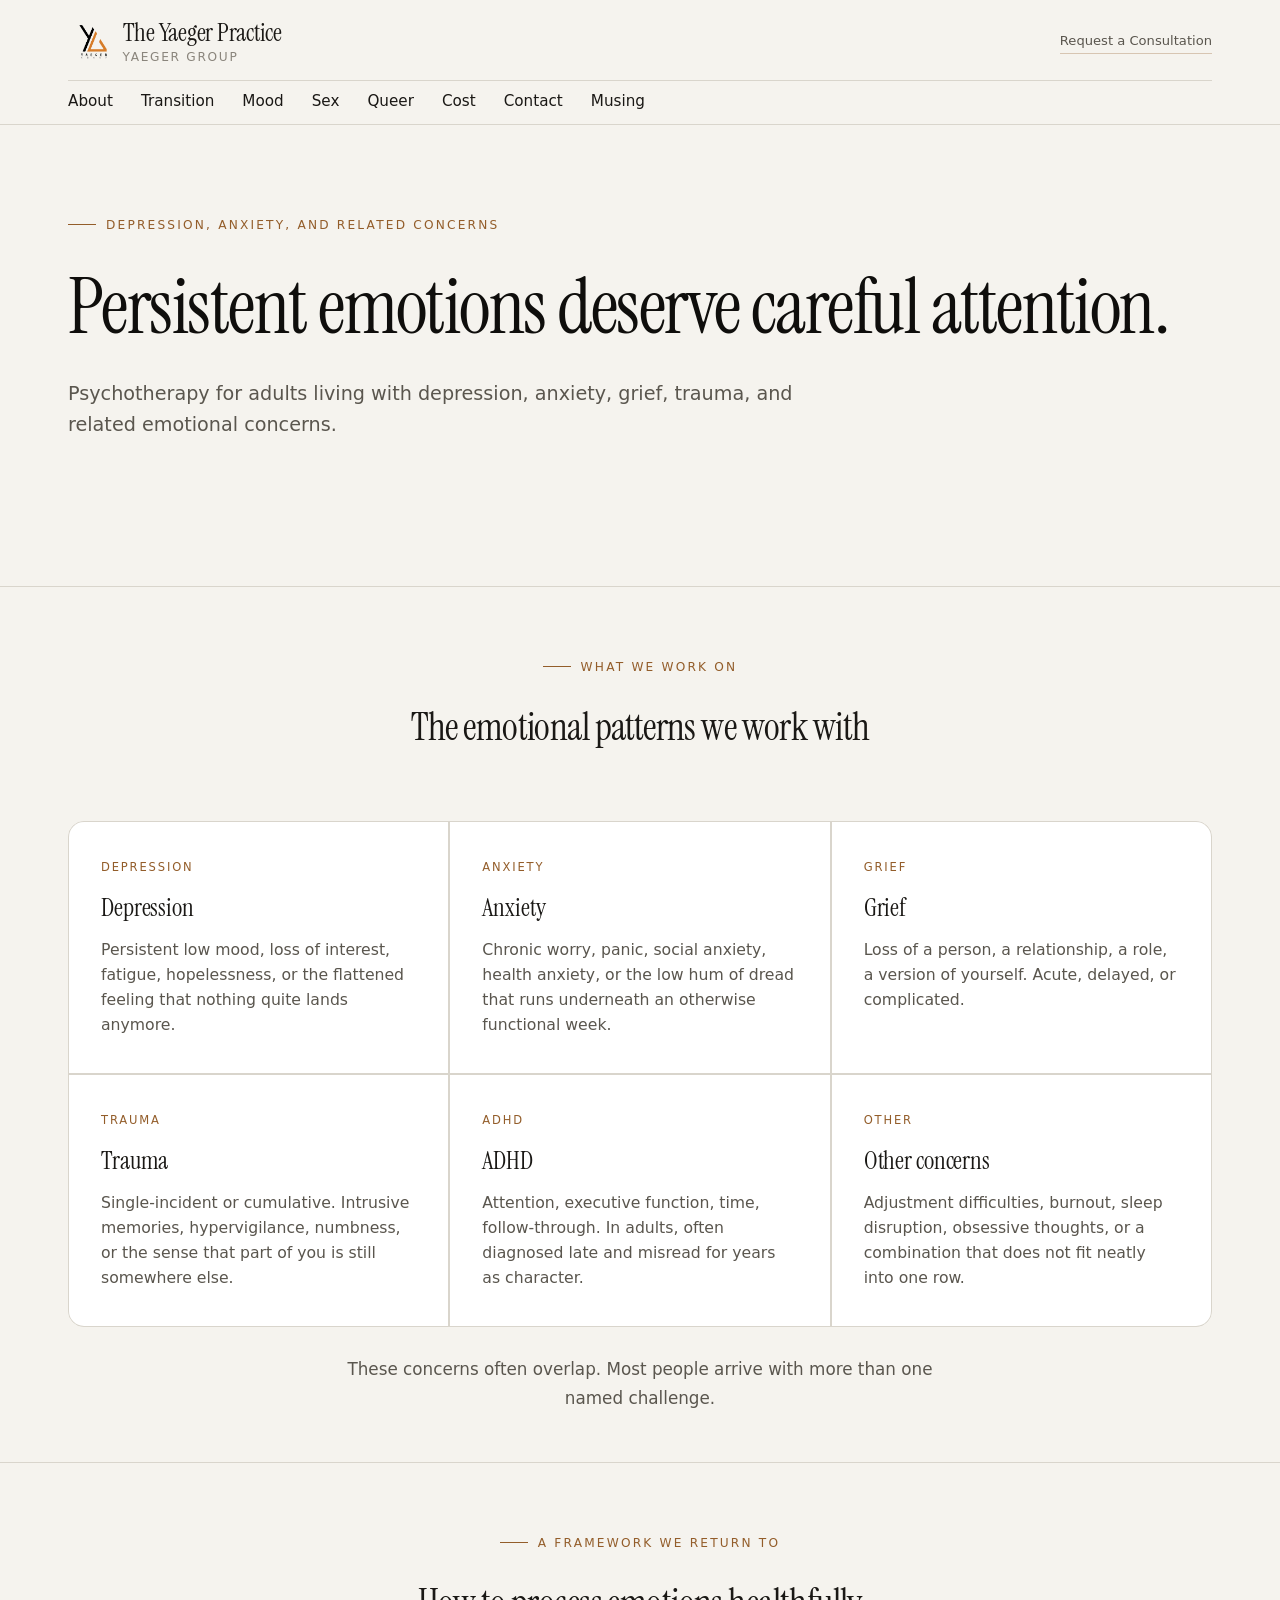
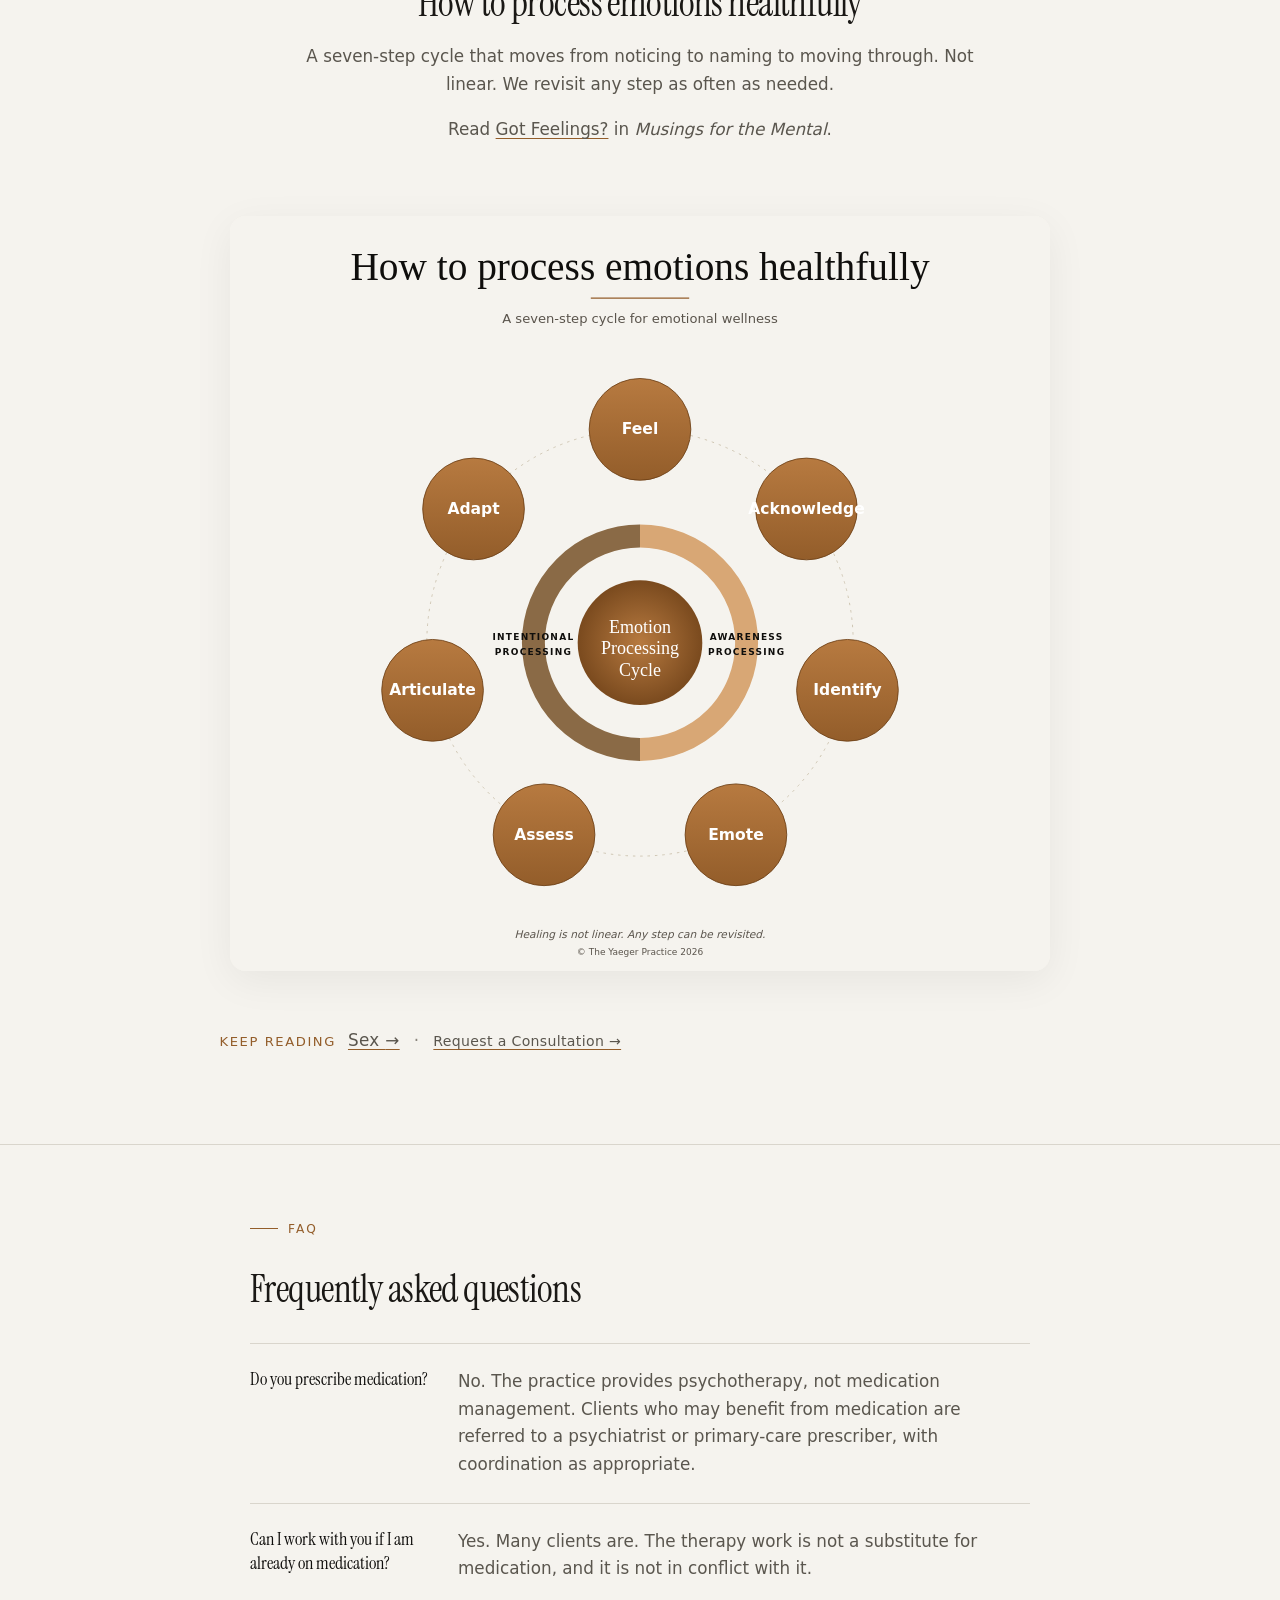
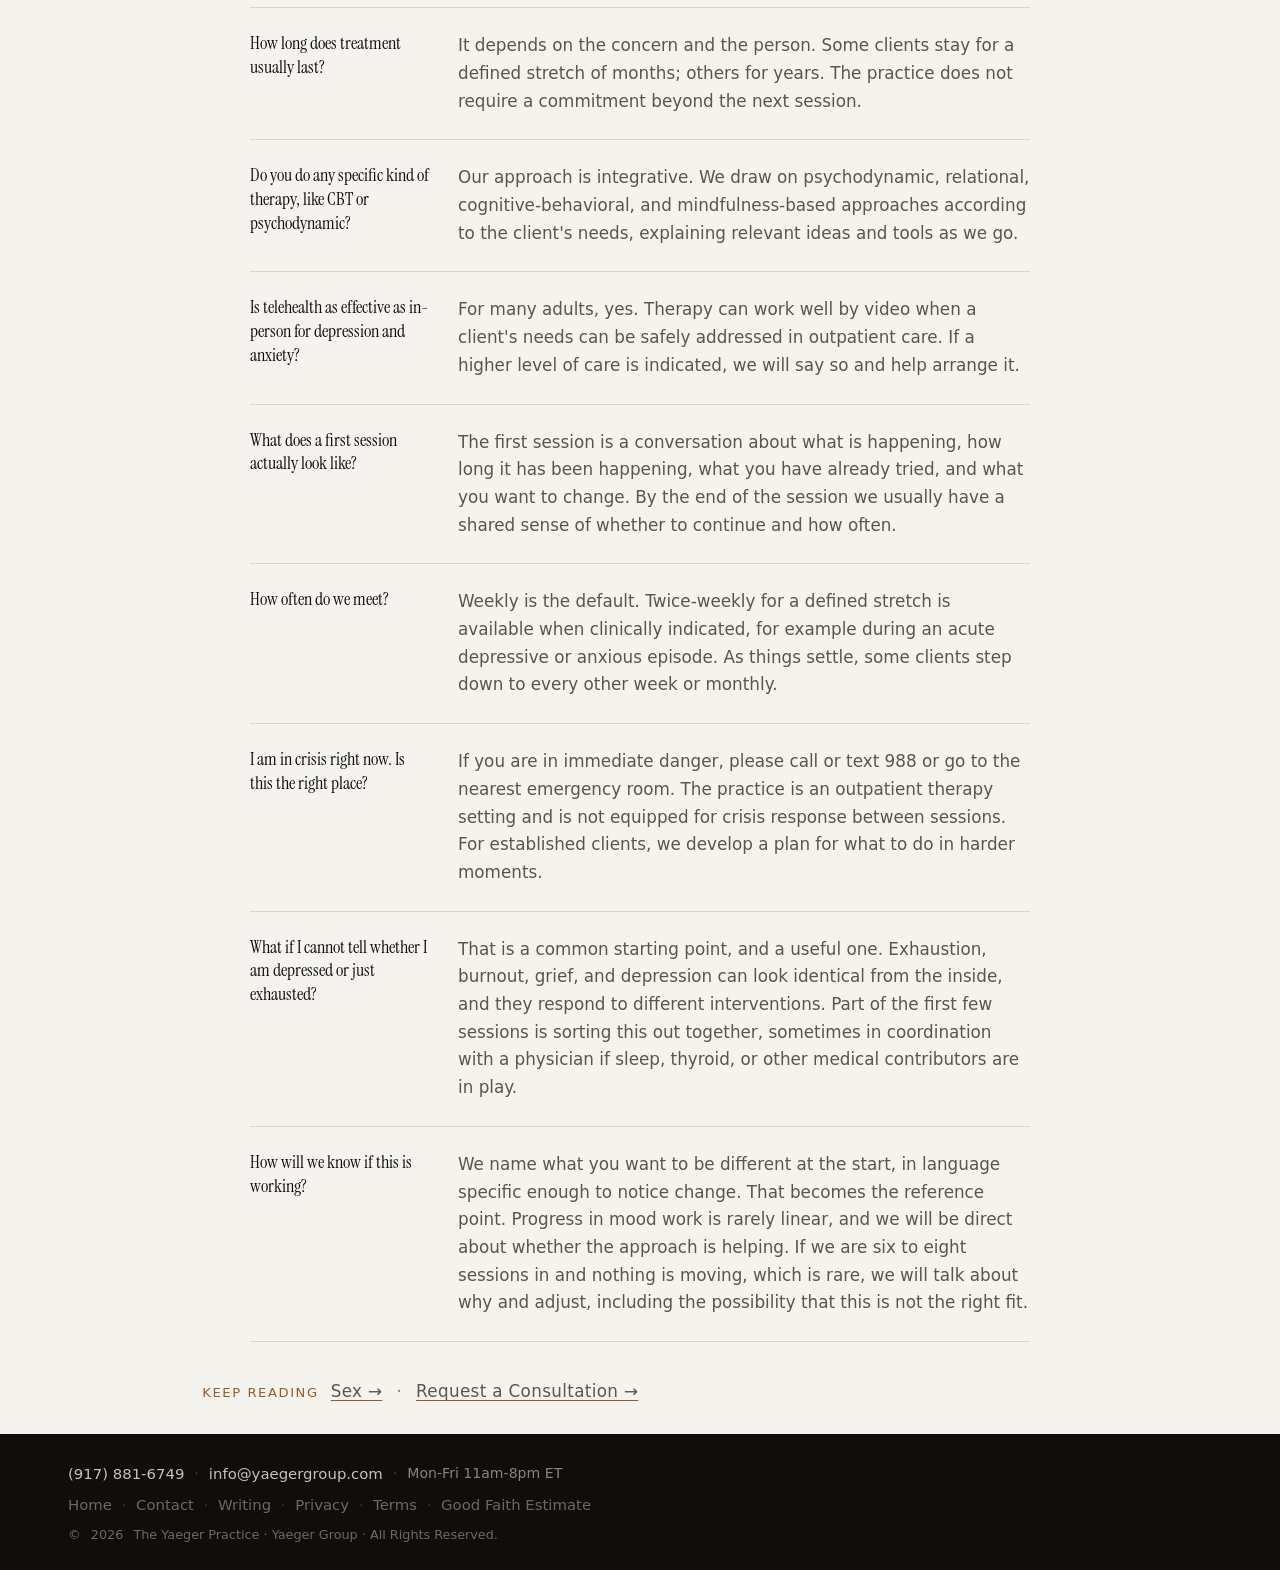
<file: mood.html>
<!DOCTYPE html>
<html lang="en">
<head>
  <meta charset="UTF-8">
  <meta name="viewport" content="width=device-width, initial-scale=1.0">

  <title>Depression, Anxiety, and Related Concerns | The Yaeger Practice</title>
  <meta name="description" content="Psychotherapy for adults living with depression, anxiety, grief, trauma, and related emotional concerns.">
  <meta name="keywords" content="depression therapy, anxiety therapy, grief counseling, trauma therapy, ADHD adults, telehealth therapy New York, LMHC New York, Edward Yaeger">
  <meta name="author" content="Edward J. Yaeger, Jr., LMHC, The Yaeger Practice">
  <meta name="robots" content="index, follow, max-image-preview:large">
  <link rel="canonical" href="https://www.theyaegerpractice.com/mood/">

  <meta property="og:type" content="website">
  <meta property="og:url" content="https://www.theyaegerpractice.com/mood/">
  <meta property="og:title" content="Depression, Anxiety, and Related Concerns | The Yaeger Practice">
  <meta property="og:description" content="Psychotherapy for adults living with depression, anxiety, grief, trauma, and related emotional concerns.">
  <meta property="og:site_name" content="The Yaeger Practice">
  <meta property="og:locale" content="en_US">

  <meta name="twitter:card" content="summary_large_image">
  <meta name="twitter:title" content="Depression, Anxiety, and Related Concerns | The Yaeger Practice">
  <meta name="twitter:description" content="Psychotherapy for adults living with depression, anxiety, grief, trauma, and related emotional concerns.">

  <link rel="icon" type="image/png" href="assets/logo.png">

  <link rel="preconnect" href="https://fonts.googleapis.com">
  <link rel="preconnect" href="https://fonts.gstatic.com" crossorigin>
  <link href="https://fonts.googleapis.com/css2?family=Instrument+Serif:ital@0;1&display=swap" rel="stylesheet">
  <link href="https://api.fontshare.com/v2/css?f[]=satoshi@400,500,700&display=swap" rel="stylesheet">

  <style>@import url('assets/site.css');</style>
</head>

<body>
  <a href="#main" class="skip-link">Skip to content</a>

  <header class="site-header" role="banner">
    <div class="nav">
      <div class="nav-top">
      <div class="brand">
        <a href="index.html" aria-label="The Yaeger Practice home" class="brand-logo-link" style="display:inline-flex; align-items:center;"><img src="assets/logo.png" alt=""></a>
        <span class="brand-text">
          <a href="index.html" class="brand-practice">The Yaeger Practice</a>
          <a href="https://yaegergroup.com/" class="brand-sublink" target="_blank" rel="noopener">Yaeger Group</a>
        </span>
      </div>
        <a href="contact.html" class="nav-cta">Request a Consultation</a>
      </div>
      <nav class="nav-links" aria-label="Primary">
        <a href="about.html">About</a>
        <a href="transitions.html">Transition</a>
        <a href="mood.html" aria-current="page">Mood</a>
        <a href="sex.html">Sex</a>
        <a href="queer-therapy-new-york.html">Queer</a>
        <a href="fees.html">Cost</a>
        <a href="contact.html">Contact</a>
        <a href="musing.html">Musing</a>
      </nav>
    </div>
  </header>

  <main id="main">
    <!-- HERO -->
    <section class="hero" aria-labelledby="hero-heading">
      <div class="container">
        <div class="hero-copy">
          <span class="eyebrow">Depression, Anxiety, and Related Concerns</span>
          <h1 id="hero-heading">Persistent emotions deserve careful attention.</h1>
          <p class="hero-lede">
            Psychotherapy for adults living with depression, anxiety, grief, trauma, and related emotional concerns.
          </p>
        </div>
      </div>
    </section>

    <!-- CONCERNS GRID -->
    <section id="concerns" aria-labelledby="concerns-heading" style="padding: 60px 0 50px;">
      <div class="container">
        <div class="section-header centered">
          <span class="eyebrow" style="justify-content: center;">What We Work On</span>
          <h2 id="concerns-heading">The emotional patterns we work with</h2>
        </div>

        <div class="trans-grid trans-grid--three" style="margin-top: 40px;">
          <article class="trans-card">
            <div class="label">Depression</div>
            <h3>Depression</h3>
            <p>Persistent low mood, loss of interest, fatigue, hopelessness, or the flattened feeling that nothing quite lands anymore.</p>
          </article>
          <article class="trans-card">
            <div class="label">Anxiety</div>
            <h3>Anxiety</h3>
            <p>Chronic worry, panic, social anxiety, health anxiety, or the low hum of dread that runs underneath an otherwise functional week.</p>
          </article>
          <article class="trans-card">
            <div class="label">Grief</div>
            <h3>Grief</h3>
            <p>Loss of a person, a relationship, a role, a version of yourself. Acute, delayed, or complicated.</p>
          </article>
          <article class="trans-card">
            <div class="label">Trauma</div>
            <h3>Trauma</h3>
            <p>Single-incident or cumulative. Intrusive memories, hypervigilance, numbness, or the sense that part of you is still somewhere else.</p>
          </article>
          <article class="trans-card">
            <div class="label">ADHD</div>
            <h3>ADHD</h3>
            <p>Attention, executive function, time, follow-through. In adults, often diagnosed late and misread for years as character.</p>
          </article>
          <article class="trans-card">
            <div class="label">Other</div>
            <h3>Other concerns</h3>
            <p>Adjustment difficulties, burnout, sleep disruption, obsessive thoughts, or a combination that does not fit neatly into one row.</p>
          </article>
        </div>
        <p class="trans-footnote" style="margin-top: 28px;">These concerns often overlap. Most people arrive with more than one named challenge.</p>
      </div>
    </section>

    <!-- INFOGRAPHIC: EMOTION PROCESSING CYCLE -->
    <section aria-labelledby="cycle-heading" style="padding: 60px 0 90px;">
      <div class="container">
        <div class="section-header centered">
          <span class="eyebrow" style="justify-content: center;">A Framework We Return To</span>
          <h2 id="cycle-heading">How to process emotions healthfully</h2>
          <p class="section-lede" style="max-width: 680px; margin: 18px auto 0; color: var(--color-text-muted); font-size: 1.05rem; line-height: 1.65;">A seven-step cycle that moves from noticing to naming to moving through. Not linear. We revisit any step as often as needed.</p>
          <p style="max-width: 680px; margin: 18px auto 0; color: var(--color-text-muted); font-size: 1.05rem; line-height: 1.65;">Read <a href="https://edwardyaeger.substack.com/p/got-feelings" target="_blank" rel="noopener" style="color: inherit; text-decoration: underline; text-decoration-color: var(--color-primary); text-underline-offset: 3px;">Got Feelings?</a> in <cite>Musings for the Mental</cite>.</p>
        </div>
        <figure class="infographic" style="margin-top: 48px;">
          <img src="assets/emotion-cycle-rebrand.svg" alt="Emotion processing cycle: a seven-step ring of Feel, Acknowledge, Identify, Emote, Assess, Articulate, and Adapt, grouped into awareness and intentional processing halves.">
        </figure>

        <p class="kr-inline" style="margin-top: 56px; text-align: center; font-size: 1.05rem; color: var(--color-text-muted); letter-spacing: 0.02em;"><span style="text-transform: uppercase; letter-spacing: 0.12em; font-size: 0.82rem; color: var(--color-primary); margin-right: 12px;">Keep reading</span><a href="sex.html" style="color: inherit; text-decoration: underline; text-decoration-color: var(--color-primary); text-underline-offset: 3px;">Sex <span aria-hidden="true">→</span></a><span style="margin: 0 14px; color: var(--color-text-faint);">·</span><a href="contact.html" style="color: inherit; text-decoration: underline; text-decoration-color: var(--color-primary); text-underline-offset: 3px; font-size: 0.88rem;">Request a Consultation <span aria-hidden="true">→</span></a></p>
      </div>
    </section>

    <!-- FAQ -->
    <section aria-labelledby="faq-heading" style="padding: 64px 0 28px;">
      <div class="container">
        <div class="section-header" style="max-width: 780px; margin: 0 auto 32px;">
          <span class="eyebrow">FAQ</span>
          <h2 id="faq-heading">Frequently asked questions</h2>
        </div>

        <dl class="faq-list" style="max-width: 780px; margin: 0 auto;">
          <div class="faq-row" style="display: grid; grid-template-columns: 180px 1fr; gap: 28px; padding: 24px 0; border-top: 1px solid var(--color-divider);">
            <dt style="font-family: var(--font-serif, 'Instrument Serif', serif); font-size: 1.1rem; line-height: 1.35; color: var(--color-ink);">Do you prescribe medication?</dt>
            <dd style="margin: 0; font-size: 1.05rem; line-height: 1.65; color: var(--color-text-muted); max-width: 64ch;">No. The practice provides psychotherapy, not medication management. Clients who may benefit from medication are referred to a psychiatrist or primary-care prescriber, with coordination as appropriate.</dd>
          </div>
          <div class="faq-row" style="display: grid; grid-template-columns: 180px 1fr; gap: 28px; padding: 24px 0; border-top: 1px solid var(--color-divider);">
            <dt style="font-family: var(--font-serif, 'Instrument Serif', serif); font-size: 1.1rem; line-height: 1.35; color: var(--color-ink);">Can I work with you if I am already on medication?</dt>
            <dd style="margin: 0; font-size: 1.05rem; line-height: 1.65; color: var(--color-text-muted); max-width: 64ch;">Yes. Many clients are. The therapy work is not a substitute for medication, and it is not in conflict with it.</dd>
          </div>
          <div class="faq-row" style="display: grid; grid-template-columns: 180px 1fr; gap: 28px; padding: 24px 0; border-top: 1px solid var(--color-divider);">
            <dt style="font-family: var(--font-serif, 'Instrument Serif', serif); font-size: 1.1rem; line-height: 1.35; color: var(--color-ink);">How long does treatment usually last?</dt>
            <dd style="margin: 0; font-size: 1.05rem; line-height: 1.65; color: var(--color-text-muted); max-width: 64ch;">It depends on the concern and the person. Some clients stay for a defined stretch of months; others for years. The practice does not require a commitment beyond the next session.</dd>
          </div>
          <div class="faq-row" style="display: grid; grid-template-columns: 180px 1fr; gap: 28px; padding: 24px 0; border-top: 1px solid var(--color-divider);">
            <dt style="font-family: var(--font-serif, 'Instrument Serif', serif); font-size: 1.1rem; line-height: 1.35; color: var(--color-ink);">Do you do any specific kind of therapy, like CBT or psychodynamic?</dt>
            <dd style="margin: 0; font-size: 1.05rem; line-height: 1.65; color: var(--color-text-muted); max-width: 64ch;">Our approach is integrative. We draw on psychodynamic, relational, cognitive-behavioral, and mindfulness-based approaches according to the client's needs, explaining relevant ideas and tools as we go.</dd>
          </div>
          <div class="faq-row" style="display: grid; grid-template-columns: 180px 1fr; gap: 28px; padding: 24px 0; border-top: 1px solid var(--color-divider);">
            <dt style="font-family: var(--font-serif, 'Instrument Serif', serif); font-size: 1.1rem; line-height: 1.35; color: var(--color-ink);">Is telehealth as effective as in-person for depression and anxiety?</dt>
            <dd style="margin: 0; font-size: 1.05rem; line-height: 1.65; color: var(--color-text-muted); max-width: 64ch;">For many adults, yes. Therapy can work well by video when a client's needs can be safely addressed in outpatient care. If a higher level of care is indicated, we will say so and help arrange it.</dd>
          </div>
          <div class="faq-row" style="display: grid; grid-template-columns: 180px 1fr; gap: 28px; padding: 24px 0; border-top: 1px solid var(--color-divider);">
            <dt style="font-family: var(--font-serif, 'Instrument Serif', serif); font-size: 1.1rem; line-height: 1.35; color: var(--color-ink);">What does a first session actually look like?</dt>
            <dd style="margin: 0; font-size: 1.05rem; line-height: 1.65; color: var(--color-text-muted); max-width: 64ch;">The first session is a conversation about what is happening, how long it has been happening, what you have already tried, and what you want to change. By the end of the session we usually have a shared sense of whether to continue and how often.</dd>
          </div>
          <div class="faq-row" style="display: grid; grid-template-columns: 180px 1fr; gap: 28px; padding: 24px 0; border-top: 1px solid var(--color-divider);">
            <dt style="font-family: var(--font-serif, 'Instrument Serif', serif); font-size: 1.1rem; line-height: 1.35; color: var(--color-ink);">How often do we meet?</dt>
            <dd style="margin: 0; font-size: 1.05rem; line-height: 1.65; color: var(--color-text-muted); max-width: 64ch;">Weekly is the default. Twice-weekly for a defined stretch is available when clinically indicated, for example during an acute depressive or anxious episode. As things settle, some clients step down to every other week or monthly.</dd>
          </div>
          <div class="faq-row" style="display: grid; grid-template-columns: 180px 1fr; gap: 28px; padding: 24px 0; border-top: 1px solid var(--color-divider);">
            <dt style="font-family: var(--font-serif, 'Instrument Serif', serif); font-size: 1.1rem; line-height: 1.35; color: var(--color-ink);">I am in crisis right now. Is this the right place?</dt>
            <dd style="margin: 0; font-size: 1.05rem; line-height: 1.65; color: var(--color-text-muted); max-width: 64ch;">If you are in immediate danger, please call or text 988 or go to the nearest emergency room. The practice is an outpatient therapy setting and is not equipped for crisis response between sessions. For established clients, we develop a plan for what to do in harder moments.</dd>
          </div>
          <div class="faq-row" style="display: grid; grid-template-columns: 180px 1fr; gap: 28px; padding: 24px 0; border-top: 1px solid var(--color-divider);">
            <dt style="font-family: var(--font-serif, 'Instrument Serif', serif); font-size: 1.1rem; line-height: 1.35; color: var(--color-ink);">What if I cannot tell whether I am depressed or just exhausted?</dt>
            <dd style="margin: 0; font-size: 1.05rem; line-height: 1.65; color: var(--color-text-muted); max-width: 64ch;">That is a common starting point, and a useful one. Exhaustion, burnout, grief, and depression can look identical from the inside, and they respond to different interventions. Part of the first few sessions is sorting this out together, sometimes in coordination with a physician if sleep, thyroid, or other medical contributors are in play.</dd>
          </div>
          <div class="faq-row" style="display: grid; grid-template-columns: 180px 1fr; gap: 28px; padding: 24px 0; border-top: 1px solid var(--color-divider); border-bottom: 1px solid var(--color-divider);">
            <dt style="font-family: var(--font-serif, 'Instrument Serif', serif); font-size: 1.1rem; line-height: 1.35; color: var(--color-ink);">How will we know if this is working?</dt>
            <dd style="margin: 0; font-size: 1.05rem; line-height: 1.65; color: var(--color-text-muted); max-width: 64ch;">We name what you want to be different at the start, in language specific enough to notice change. That becomes the reference point. Progress in mood work is rarely linear, and we will be direct about whether the approach is helping. If we are six to eight sessions in and nothing is moving, which is rare, we will talk about why and adjust, including the possibility that this is not the right fit.</dd>
          </div>
</dl>
        <p class="kr-inline" style="margin: 36px 0 0; text-align: center; font-size: 1.05rem; color: var(--color-text-muted); letter-spacing: 0.02em;"><span style="text-transform: uppercase; letter-spacing: 0.12em; font-size: 0.82rem; color: var(--color-primary); margin-right: 12px;">Keep reading</span><a href="sex.html" style="color: inherit; text-decoration: underline; text-decoration-color: var(--color-primary); text-underline-offset: 3px;">Sex <span aria-hidden="true">&rarr;</span></a><span style="margin: 0 14px; color: var(--color-text-faint);">·</span><a href="contact.html" style="color: inherit; text-decoration: underline; text-decoration-color: var(--color-primary); text-underline-offset: 3px;">Request a Consultation <span aria-hidden="true">&rarr;</span></a></p>
      </div>
    </section>

  </main>

  <footer role="contentinfo" class="foot-min">
    <div class="container">
      <p class="foot-line foot-contact">
        <a href="tel:+19178816749">(917) 881-6749</a>
        <span aria-hidden="true">·</span>
        <a href="mailto:info@yaegergroup.com">info@yaegergroup.com</a>
        <span aria-hidden="true">·</span>
        Mon-Fri 11am-8pm ET
      </p>
      <p class="foot-line foot-fine">
        <a href="index.html">Home</a>
        <span aria-hidden="true">·</span>
        <a href="contact.html">Contact</a>
        <span aria-hidden="true">·</span>
        <a href="https://edwardyaeger.substack.com/" target="_blank" rel="noopener">Writing</a>
        <span aria-hidden="true">·</span>
        <a href="privacy.html">Privacy</a>
        <span aria-hidden="true">·</span>
        <a href="terms.html">Terms</a>
        <span aria-hidden="true">·</span>
        <a href="good-faith-estimate.html">Good Faith Estimate</a>
      </p>
      <p class="foot-line foot-fine">
        © <span id="year">2026</span> The Yaeger Practice · Yaeger Group · All Rights Reserved.
      </p>
    </div>
  </footer>

  <script>
    document.getElementById('year').textContent = new Date().getFullYear();
  </script>
</body>
</html>
</file>
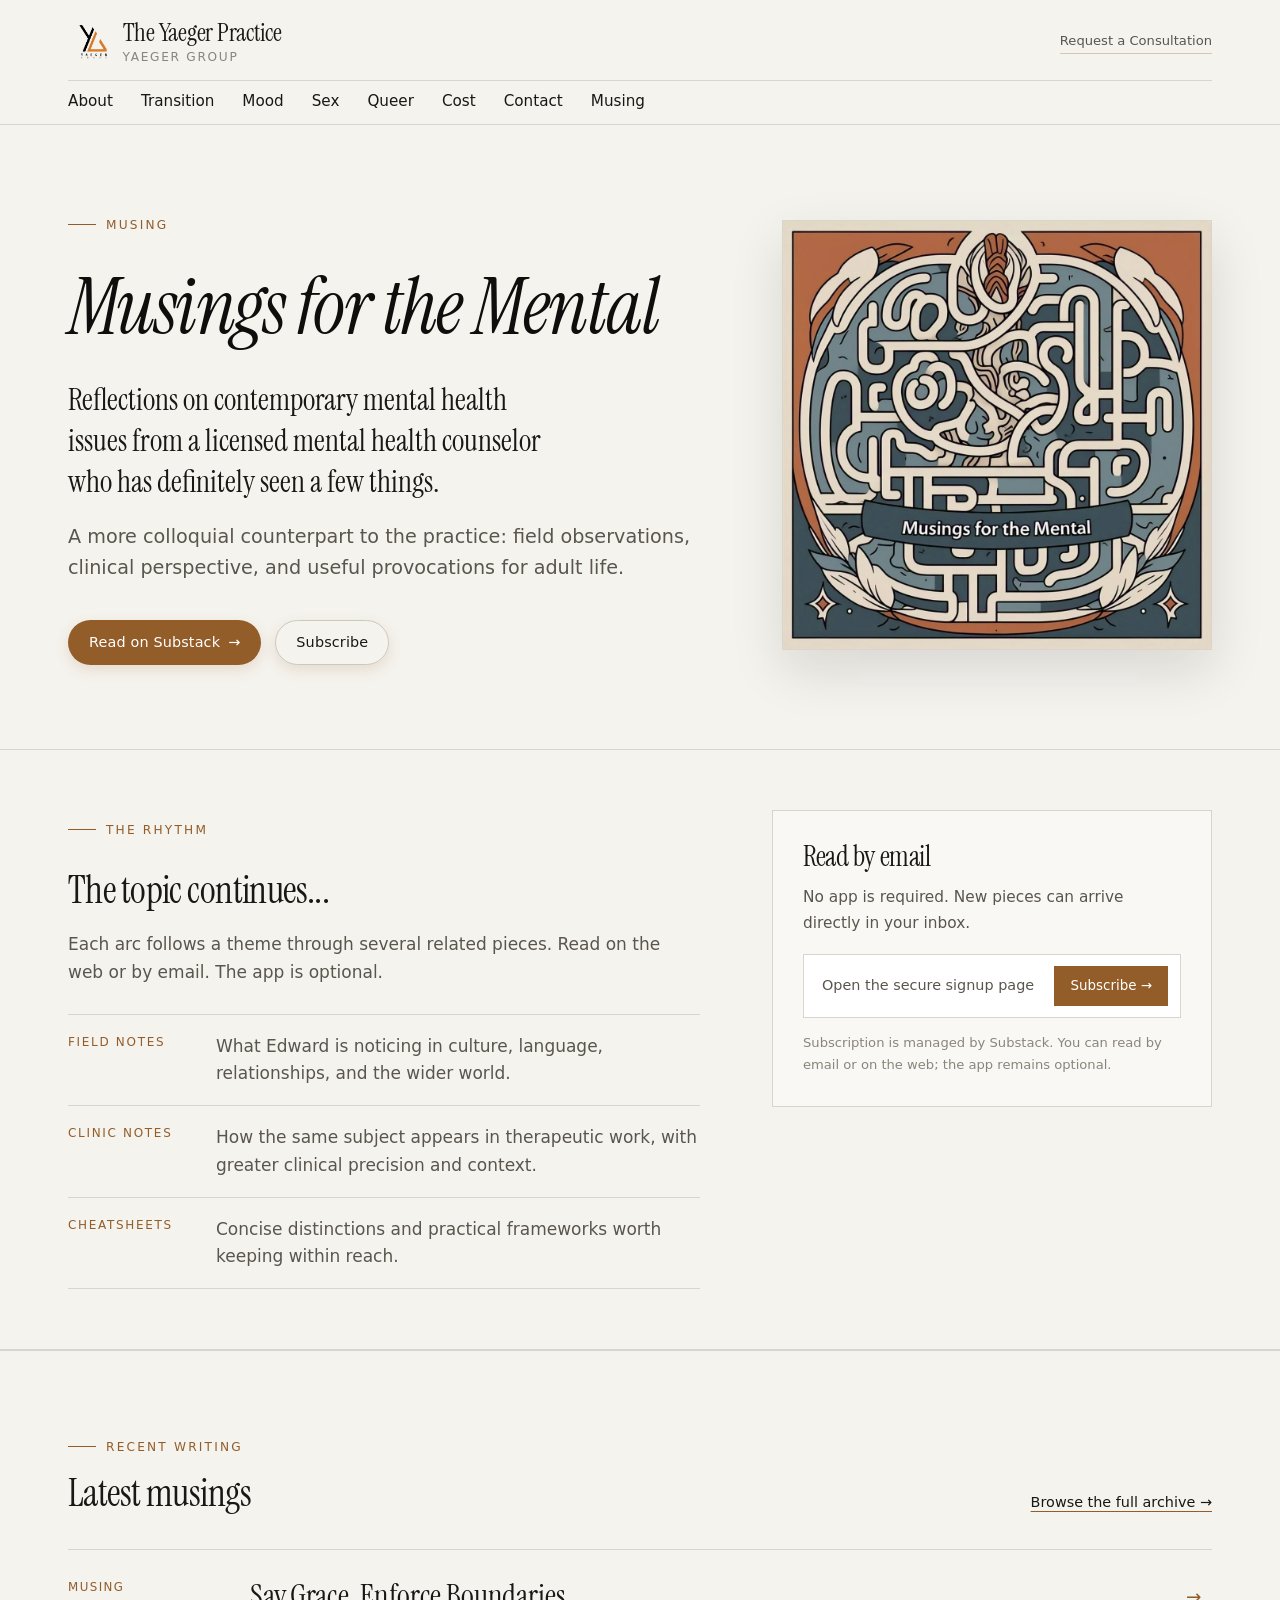
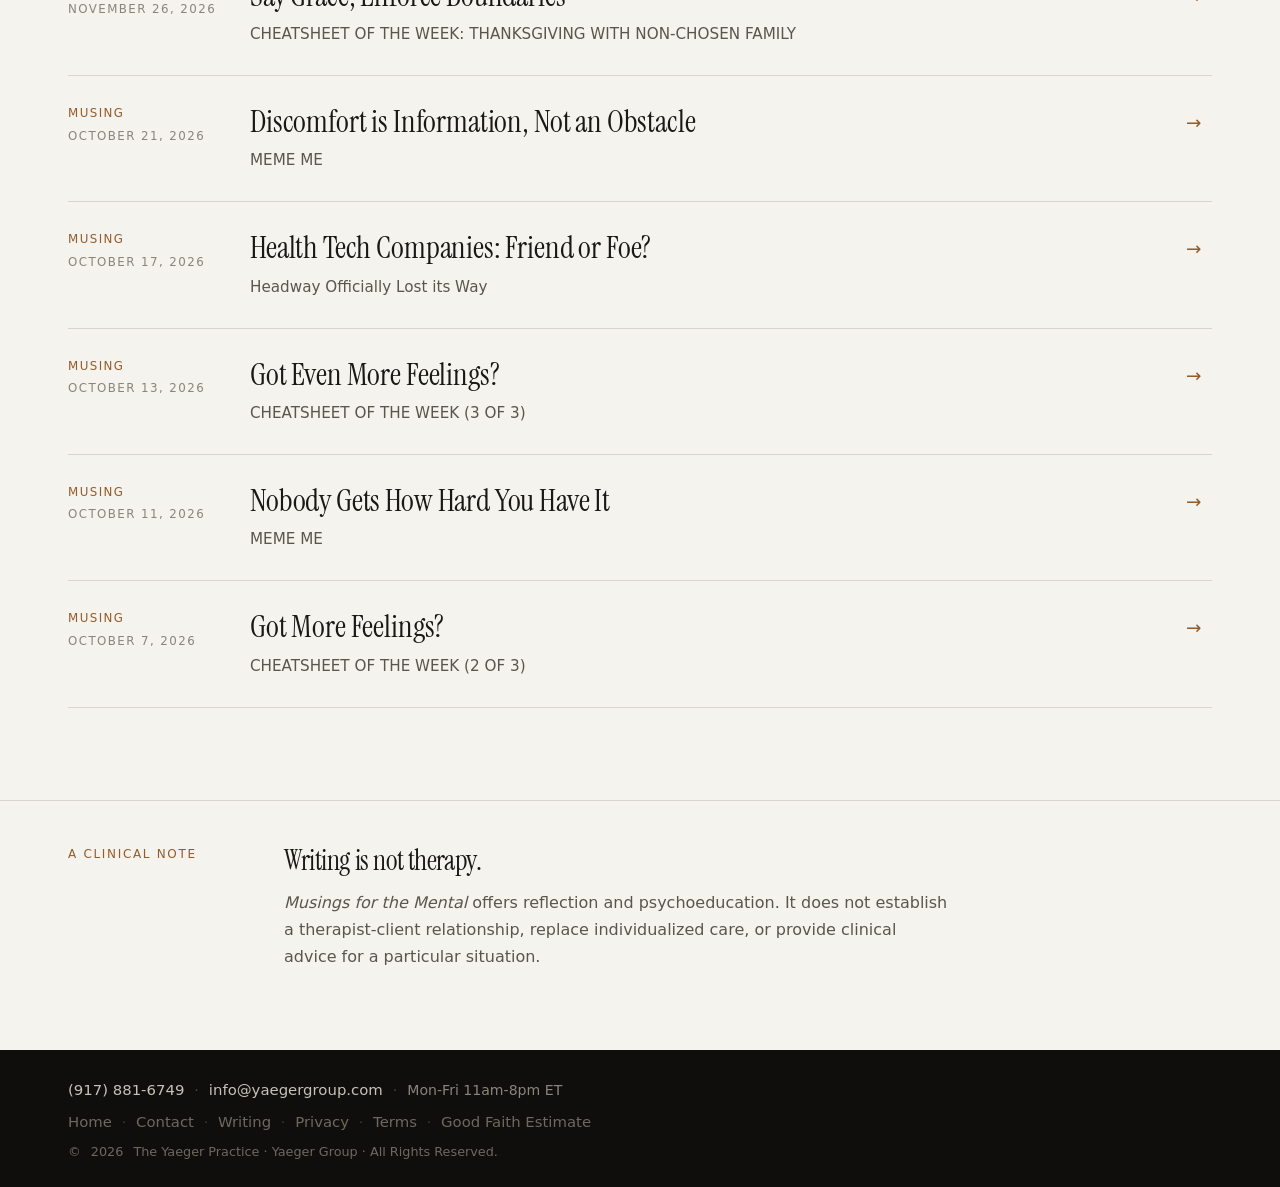
<file: musing.html>
<!DOCTYPE html>
<html lang="en">
<head>
  <meta charset="UTF-8">
  <meta name="viewport" content="width=device-width, initial-scale=1.0">

  <title>Musings for the Mental | The Yaeger Practice</title>
  <meta name="description" content="Musings for the Mental: Edward Yaeger's Field Notes, Clinic Notes, and concise reflections on contemporary mental health issues.">
  <meta name="author" content="Edward J. Yaeger, Jr., LMHC, The Yaeger Practice">
  <meta name="robots" content="index, follow, max-image-preview:large">
  <link rel="canonical" href="https://www.theyaegerpractice.com/musing/">

  <meta property="og:type" content="website">
  <meta property="og:url" content="https://www.theyaegerpractice.com/musing/">
  <meta property="og:title" content="Musings for the Mental | The Yaeger Practice">
  <meta property="og:description" content="Field Notes, Clinic Notes, and concise reflections on contemporary mental health issues from Edward Yaeger.">
  <meta property="og:site_name" content="The Yaeger Practice">
  <meta property="og:locale" content="en_US">
  <meta property="og:image" content="https://www.theyaegerpractice.com/assets/musings-for-the-mental-logo.jpg">

  <meta name="twitter:card" content="summary_large_image">
  <meta name="twitter:title" content="Musings for the Mental | The Yaeger Practice">
  <meta name="twitter:description" content="Field Notes, Clinic Notes, and concise reflections on contemporary mental health issues.">
  <meta name="twitter:image" content="https://www.theyaegerpractice.com/assets/musings-for-the-mental-logo.jpg">

  <link rel="icon" type="image/png" href="assets/logo.png">
  <link rel="preconnect" href="https://fonts.googleapis.com">
  <link rel="preconnect" href="https://fonts.gstatic.com" crossorigin>
  <link href="https://fonts.googleapis.com/css2?family=Instrument+Serif:ital@0;1&display=swap" rel="stylesheet">
  <link href="https://api.fontshare.com/v2/css?f[]=satoshi@400,500,700&display=swap" rel="stylesheet">

  <script type="application/ld+json">
  {
    "@context": "https://schema.org",
    "@type": "Blog",
    "name": "Musings for the Mental",
    "url": "https://edwardyaeger.substack.com/",
    "image": "https://www.theyaegerpractice.com/assets/musings-for-the-mental-logo.jpg",
    "description": "Reflections on contemporary mental health issues from a licensed mental health counselor who has definitely seen a few things.",
    "author": {
      "@type": "Person",
      "name": "Edward J. Yaeger, Jr.",
      "url": "https://www.theyaegerpractice.com/about/"
    },
    "publisher": {
      "@type": "Organization",
      "name": "The Yaeger Practice",
      "url": "https://www.theyaegerpractice.com/"
    }
  }
  </script>

  <style>
    @import url('assets/site.css');

    .musing-hero {
      padding-bottom: 84px;
    }
    .musing-hero-grid {
      display: grid;
      grid-template-columns: minmax(0, 1fr) minmax(300px, 430px);
      column-gap: 72px;
      row-gap: 28px;
      align-items: start;
    }
    .musing-title-copy {
      grid-column: 1;
      grid-row: 1;
      align-self: end;
    }
    .musing-title-copy h1 {
      margin-bottom: 0;
    }
    .musing-hero .hero-copy {
      grid-column: 1;
      grid-row: 2;
      max-width: 760px;
    }
    .musing-logo {
      grid-column: 2;
      grid-row: 1 / span 2;
      align-self: center;
      margin: 0;
      width: 100%;
      max-width: 430px;
      justify-self: end;
    }
    .musing-logo img {
      display: block;
      width: 100%;
      height: auto;
      border: 1px solid var(--color-divider);
      box-shadow: 0 20px 50px rgba(15, 14, 12, 0.12);
    }
    .musing-kicker {
      font-family: var(--font-display);
      font-size: clamp(1.4rem, 2.4vw, 1.9rem);
      line-height: 1.35;
      color: var(--color-text);
      max-width: 34ch;
      margin-bottom: 20px;
    }
    .musing-intro {
      padding: 60px 0;
      border-top: 1px solid var(--color-divider);
      border-bottom: 1px solid var(--color-divider);
    }
    .musing-intro-grid {
      display: grid;
      grid-template-columns: minmax(0, 1fr) minmax(320px, 440px);
      gap: 72px;
      align-items: start;
    }
    .musing-rhythm {
      margin-top: 28px;
      border-top: 1px solid var(--color-divider);
    }
    .musing-rhythm-row {
      display: grid;
      grid-template-columns: 124px 1fr;
      gap: 24px;
      padding: 18px 0;
      border-bottom: 1px solid var(--color-divider);
    }
    .musing-rhythm-row dt {
      font-size: 0.75rem;
      letter-spacing: 0.14em;
      text-transform: uppercase;
      color: var(--color-primary);
      font-weight: 500;
    }
    .musing-rhythm-row dd {
      margin: 0;
      color: var(--color-text-muted);
      line-height: 1.6;
    }
    .subscribe-panel {
      background: var(--color-surface);
      border: 1px solid var(--color-divider);
      padding: 30px;
    }
    .subscribe-panel h2 {
      font-size: 1.75rem;
      margin-bottom: 12px;
    }
    .subscribe-panel p {
      font-size: 0.96rem;
      margin-bottom: 18px;
    }
    .subscribe-action {
      display: flex;
      align-items: center;
      justify-content: space-between;
      gap: 18px;
      width: 100%;
      min-height: 52px;
      padding: 11px 12px 11px 18px;
      background: var(--color-surface-2);
      border: 1px solid var(--color-divider);
      color: var(--color-text-muted);
      font-size: 0.9rem;
      transition: border-color var(--transition), box-shadow var(--transition);
    }
    .subscribe-action strong {
      flex: 0 0 auto;
      padding: 9px 16px;
      background: var(--color-primary);
      color: #fff;
      font-size: 0.84rem;
      font-weight: 500;
      white-space: nowrap;
    }
    .subscribe-action:hover {
      color: var(--color-text-muted);
      text-decoration: none;
      border-color: var(--color-primary);
      box-shadow: 0 6px 18px rgba(147, 93, 42, 0.1);
    }
    .subscribe-action:hover strong {
      background: var(--color-primary-hover);
    }
    .subscribe-note {
      margin-top: 14px;
      margin-bottom: 0 !important;
      font-size: 0.82rem !important;
      color: var(--color-text-faint) !important;
    }
    .latest {
      padding: 76px 0 92px;
    }
    .latest-header {
      display: flex;
      justify-content: space-between;
      align-items: end;
      gap: 32px;
      margin-bottom: 34px;
    }
    .latest-header .eyebrow {
      margin-bottom: 14px;
    }
    .archive-link {
      white-space: nowrap;
      font-size: 0.9rem;
      color: var(--color-text);
      text-decoration: underline;
      text-decoration-color: var(--color-primary);
      text-underline-offset: 4px;
    }
    .post-list {
      border-top: 1px solid var(--color-divider);
    }
    .post-row {
      display: grid;
      grid-template-columns: 150px minmax(0, 1fr) 26px;
      gap: 32px;
      align-items: start;
      padding: 28px 0;
      border-bottom: 1px solid var(--color-divider);
      color: inherit;
    }
    .post-row:hover {
      text-decoration: none;
    }
    .post-meta {
      font-size: 0.74rem;
      letter-spacing: 0.12em;
      text-transform: uppercase;
      color: var(--color-text-faint);
      line-height: 1.55;
    }
    .post-meta span {
      display: block;
    }
    .post-type {
      color: var(--color-primary);
      margin-bottom: 4px;
    }
    .post-title {
      font-family: var(--font-display);
      font-size: clamp(1.45rem, 2.4vw, 2rem);
      line-height: 1.18;
      color: var(--color-text);
      transition: color var(--transition);
    }
    .post-summary {
      margin-top: 8px;
      font-size: 0.95rem;
      color: var(--color-text-muted);
    }
    .post-arrow {
      color: var(--color-primary);
      font-size: 1.15rem;
      padding-top: 4px;
      transition: transform var(--transition);
    }
    .post-row:hover .post-title {
      color: var(--color-primary);
    }
    .post-row:hover .post-arrow {
      transform: translateX(4px);
    }
    .musing-note {
      padding: 44px 0 80px;
      border-top: 1px solid var(--color-divider);
    }
    .musing-note-inner {
      display: grid;
      grid-template-columns: 180px minmax(0, 1fr);
      gap: 36px;
      max-width: 880px;
    }
    .musing-note-label {
      font-size: 0.75rem;
      letter-spacing: 0.14em;
      text-transform: uppercase;
      color: var(--color-primary);
    }
    .musing-note p {
      font-size: 1rem;
      line-height: 1.7;
    }
    @media (max-width: 820px) {
      .musing-hero-grid {
        grid-template-columns: minmax(0, 1fr) minmax(160px, 220px);
        column-gap: 36px;
        row-gap: 28px;
      }
      .musing-title-copy {
        grid-column: 1;
        grid-row: 1;
        align-self: center;
      }
      .musing-hero .hero-copy {
        grid-column: 1 / -1;
        grid-row: 2;
      }
      .musing-logo {
        grid-column: 2;
        grid-row: 1;
        align-self: center;
        justify-self: end;
        max-width: 220px;
      }
      .musing-intro-grid {
        grid-template-columns: 1fr;
        gap: 42px;
      }
      .subscribe-panel {
        max-width: 560px;
      }
      .post-row {
        grid-template-columns: 116px minmax(0, 1fr) 20px;
        gap: 20px;
      }
    }
    @media (max-width: 560px) {
      .musing-hero {
        padding-bottom: 64px;
      }
      .musing-hero-grid {
        grid-template-columns: minmax(0, 1fr) 112px;
        column-gap: 16px;
        row-gap: 32px;
      }
      .musing-logo {
        max-width: 112px;
      }
      .musing-title-copy h1 {
        font-size: clamp(2.35rem, 11vw, 2.8rem);
      }
      .musing-intro,
      .latest {
        padding-top: 52px;
        padding-bottom: 64px;
      }
      .musing-rhythm-row {
        grid-template-columns: 1fr;
        gap: 6px;
      }
      .latest-header {
        display: block;
      }
      .archive-link {
        display: inline-block;
        margin-top: 16px;
      }
      .post-row {
        grid-template-columns: 1fr 18px;
        gap: 12px;
        padding: 24px 0;
      }
      .post-meta {
        grid-column: 1 / -1;
        display: flex;
        gap: 12px;
      }
      .post-meta span {
        display: inline;
      }
      .post-copy {
        grid-column: 1;
      }
      .post-arrow {
        grid-column: 2;
      }
      .musing-note-inner {
        grid-template-columns: 1fr;
        gap: 12px;
      }
      .subscribe-panel {
        padding: 24px 20px;
      }
      .subscribe-action {
        align-items: stretch;
        flex-direction: column;
        padding: 14px;
      }
      .subscribe-action strong {
        text-align: center;
      }
    }
  </style>
</head>

<body>
  <a href="#main" class="skip-link">Skip to content</a>

  <header class="site-header" role="banner">
    <div class="nav">
      <div class="nav-top">
        <div class="brand">
          <a href="./index.html" aria-label="The Yaeger Practice home" class="brand-logo-link" style="display:inline-flex; align-items:center;"><img src="./assets/logo.png" alt=""></a>
          <span class="brand-text">
            <a href="index.html" class="brand-practice">The Yaeger Practice</a>
            <a href="https://yaegergroup.com/" class="brand-sublink" target="_blank" rel="noopener">Yaeger Group</a>
          </span>
        </div>
        <a href="contact.html" class="nav-cta">Request a Consultation</a>
      </div>
      <nav class="nav-links" aria-label="Primary">
        <a href="about.html">About</a>
        <a href="transitions.html">Transition</a>
        <a href="mood.html">Mood</a>
        <a href="sex.html">Sex</a>
        <a href="queer-therapy-new-york.html">Queer</a>
        <a href="fees.html">Cost</a>
        <a href="contact.html">Contact</a>
        <a href="musing.html" aria-current="page">Musing</a>
      </nav>
    </div>
  </header>

  <main id="main">
    <section class="hero musing-hero" aria-labelledby="musing-heading">
      <div class="container musing-hero-grid">
        <div class="musing-title-copy">
          <span class="eyebrow">Musing</span>
          <h1 id="musing-heading"><cite>Musings for the Mental</cite></h1>
        </div>
        <div class="hero-copy">
          <p class="musing-kicker">Reflections on contemporary mental health issues from a licensed mental health counselor who has definitely seen a few things.</p>
          <p class="hero-lede">
            A more colloquial counterpart to the practice: field observations, clinical perspective, and useful provocations for adult life.
          </p>
          <div class="hero-cta">
            <a class="btn btn-primary" href="https://edwardyaeger.substack.com/" target="_blank" rel="noopener noreferrer">Read on Substack <span aria-hidden="true">&rarr;</span></a>
            <a class="btn btn-ghost" href="#subscribe">Subscribe</a>
          </div>
        </div>
        <figure class="musing-logo">
          <img src="assets/musings-for-the-mental-logo.webp" width="1080" height="1080" alt="Musings for the Mental logo" fetchpriority="high">
        </figure>
      </div>
    </section>

    <section class="musing-intro" aria-labelledby="rhythm-heading">
      <div class="container musing-intro-grid">
        <div>
          <span class="eyebrow">The Rhythm</span>
          <h2 id="rhythm-heading">The topic continues...</h2>
          <p style="margin-top: 18px;">
            Each arc follows a theme through several related pieces. Read on the web or by email. The app is optional.
          </p>
          <dl class="musing-rhythm">
            <div class="musing-rhythm-row">
              <dt>Field Notes</dt>
              <dd>What Edward is noticing in culture, language, relationships, and the wider world.</dd>
            </div>
            <div class="musing-rhythm-row">
              <dt>Clinic Notes</dt>
              <dd>How the same subject appears in therapeutic work, with greater clinical precision and context.</dd>
            </div>
            <div class="musing-rhythm-row">
              <dt>Cheatsheets</dt>
              <dd>Concise distinctions and practical frameworks worth keeping within reach.</dd>
            </div>
          </dl>
        </div>

        <aside class="subscribe-panel" id="subscribe" aria-labelledby="subscribe-heading">
          <h2 id="subscribe-heading">Read by email</h2>
          <p>No app is required. New pieces can arrive directly in your inbox.</p>
          <a class="subscribe-action" href="https://edwardyaeger.substack.com/subscribe" target="_blank" rel="noopener noreferrer">
            <span>Open the secure signup page</span>
            <strong>Subscribe <span aria-hidden="true">&rarr;</span></strong>
          </a>
          <p class="subscribe-note">Subscription is managed by Substack. You can read by email or on the web; the app remains optional.</p>
        </aside>
      </div>
    </section>

    <section class="latest" aria-labelledby="latest-heading">
      <div class="container">
        <div class="latest-header">
          <div>
            <span class="eyebrow">Recent Writing</span>
            <h2 id="latest-heading">Latest musings</h2>
          </div>
          <a class="archive-link" href="https://edwardyaeger.substack.com/archive" target="_blank" rel="noopener noreferrer">Browse the full archive <span aria-hidden="true">&rarr;</span></a>
        </div>

        <div class="post-list">
          <!-- SUBSTACK_POSTS_START -->
          <a class="post-row" href="https://edwardyaeger.substack.com/p/say-grace-enforce-boundaries" target="_blank" rel="noopener noreferrer">
            <div class="post-meta">
              <span class="post-type">Musing</span>
              <span>November 26, 2026</span>
            </div>
            <div class="post-copy">
              <h3 class="post-title">Say Grace, Enforce Boundaries</h3>
              <p class="post-summary">CHEATSHEET OF THE WEEK: THANKSGIVING WITH NON-CHOSEN FAMILY</p>
            </div>
            <span class="post-arrow" aria-hidden="true">&rarr;</span>
          </a>

          <a class="post-row" href="https://edwardyaeger.substack.com/p/discomfort-is-information-not-an" target="_blank" rel="noopener noreferrer">
            <div class="post-meta">
              <span class="post-type">Musing</span>
              <span>October 21, 2026</span>
            </div>
            <div class="post-copy">
              <h3 class="post-title">Discomfort is Information, Not an Obstacle</h3>
              <p class="post-summary">MEME ME</p>
            </div>
            <span class="post-arrow" aria-hidden="true">&rarr;</span>
          </a>

          <a class="post-row" href="https://edwardyaeger.substack.com/p/health-tech-companies-friend-or-foe" target="_blank" rel="noopener noreferrer">
            <div class="post-meta">
              <span class="post-type">Musing</span>
              <span>October 17, 2026</span>
            </div>
            <div class="post-copy">
              <h3 class="post-title">Health Tech Companies: Friend or Foe?</h3>
              <p class="post-summary">Headway Officially Lost its Way</p>
            </div>
            <span class="post-arrow" aria-hidden="true">&rarr;</span>
          </a>

          <a class="post-row" href="https://edwardyaeger.substack.com/p/got-even-more-feelings" target="_blank" rel="noopener noreferrer">
            <div class="post-meta">
              <span class="post-type">Musing</span>
              <span>October 13, 2026</span>
            </div>
            <div class="post-copy">
              <h3 class="post-title">Got Even More Feelings?</h3>
              <p class="post-summary">CHEATSHEET OF THE WEEK (3 OF 3)</p>
            </div>
            <span class="post-arrow" aria-hidden="true">&rarr;</span>
          </a>

          <a class="post-row" href="https://edwardyaeger.substack.com/p/nobody-gets-how-hard-you-have-it" target="_blank" rel="noopener noreferrer">
            <div class="post-meta">
              <span class="post-type">Musing</span>
              <span>October 11, 2026</span>
            </div>
            <div class="post-copy">
              <h3 class="post-title">Nobody Gets How Hard You Have It</h3>
              <p class="post-summary">MEME ME</p>
            </div>
            <span class="post-arrow" aria-hidden="true">&rarr;</span>
          </a>

          <a class="post-row" href="https://edwardyaeger.substack.com/p/got-more-feelings" target="_blank" rel="noopener noreferrer">
            <div class="post-meta">
              <span class="post-type">Musing</span>
              <span>October 7, 2026</span>
            </div>
            <div class="post-copy">
              <h3 class="post-title">Got More Feelings?</h3>
              <p class="post-summary">CHEATSHEET OF THE WEEK (2 OF 3)</p>
            </div>
            <span class="post-arrow" aria-hidden="true">&rarr;</span>
          </a>
          <!-- SUBSTACK_POSTS_END -->
        </div>
      </div>
    </section>

    <section class="musing-note" aria-labelledby="boundary-heading">
      <div class="container">
        <div class="musing-note-inner">
          <span class="musing-note-label">A clinical note</span>
          <div>
            <h2 id="boundary-heading" style="font-size: 1.75rem; margin-bottom: 12px;">Writing is not therapy.</h2>
            <p><cite>Musings for the Mental</cite> offers reflection and psychoeducation. It does not establish a therapist-client relationship, replace individualized care, or provide clinical advice for a particular situation.</p>
          </div>
        </div>
      </div>
    </section>
  </main>

  <footer role="contentinfo" class="foot-min">
    <div class="container">
      <p class="foot-line foot-contact">
        <a href="tel:+19178816749">(917) 881-6749</a>
        <span aria-hidden="true">·</span>
        <a href="mailto:info@yaegergroup.com">info@yaegergroup.com</a>
        <span aria-hidden="true">·</span>
        Mon-Fri 11am-8pm ET
      </p>
      <p class="foot-line foot-fine">
        <a href="index.html">Home</a>
        <span aria-hidden="true">·</span>
        <a href="contact.html">Contact</a>
        <span aria-hidden="true">·</span>
        <a href="https://edwardyaeger.substack.com/" target="_blank" rel="noopener">Writing</a>
        <span aria-hidden="true">·</span>
        <a href="privacy.html">Privacy</a>
        <span aria-hidden="true">·</span>
        <a href="terms.html">Terms</a>
        <span aria-hidden="true">·</span>
        <a href="good-faith-estimate.html">Good Faith Estimate</a>
      </p>
      <p class="foot-line foot-fine">
        © <span id="year">2026</span> The Yaeger Practice · Yaeger Group · All Rights Reserved.
      </p>
    </div>
  </footer>

  <script>
    document.getElementById('year').textContent = new Date().getFullYear();
  </script>
</body>
</html>
</file>
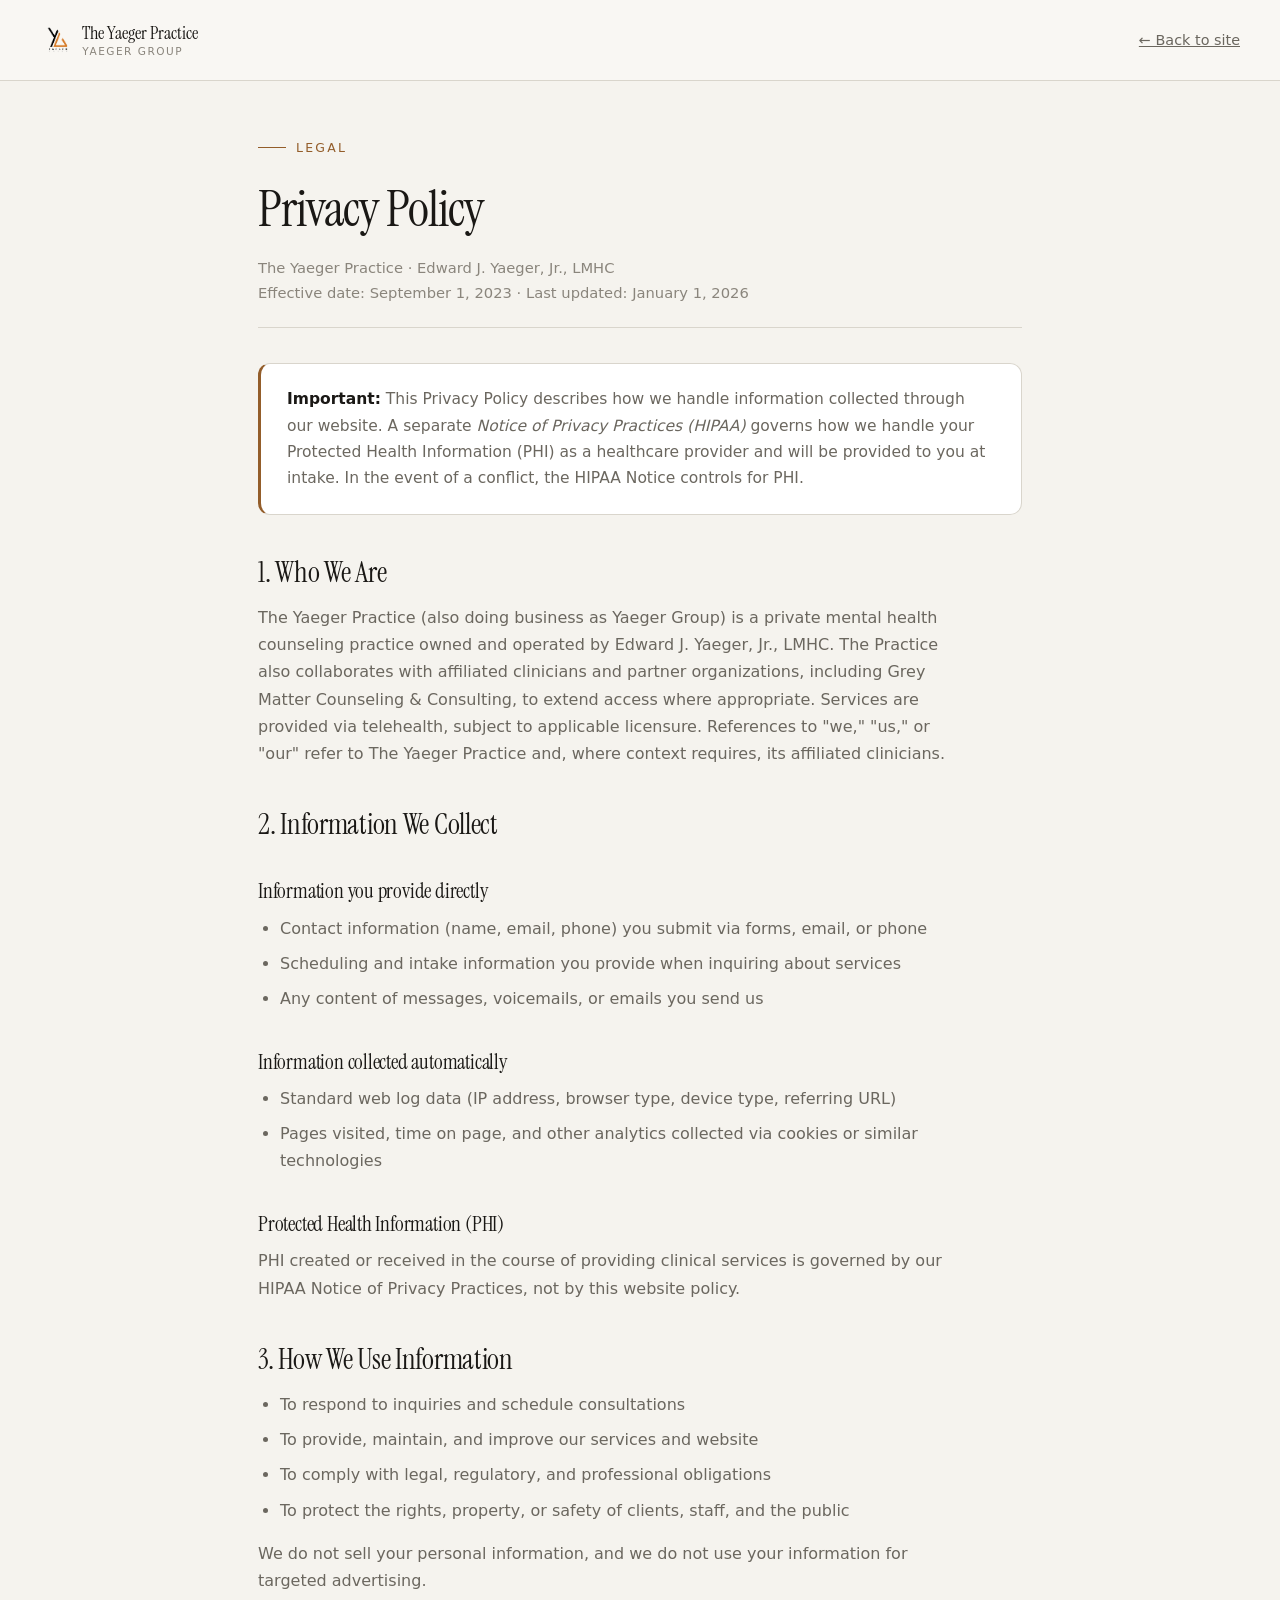
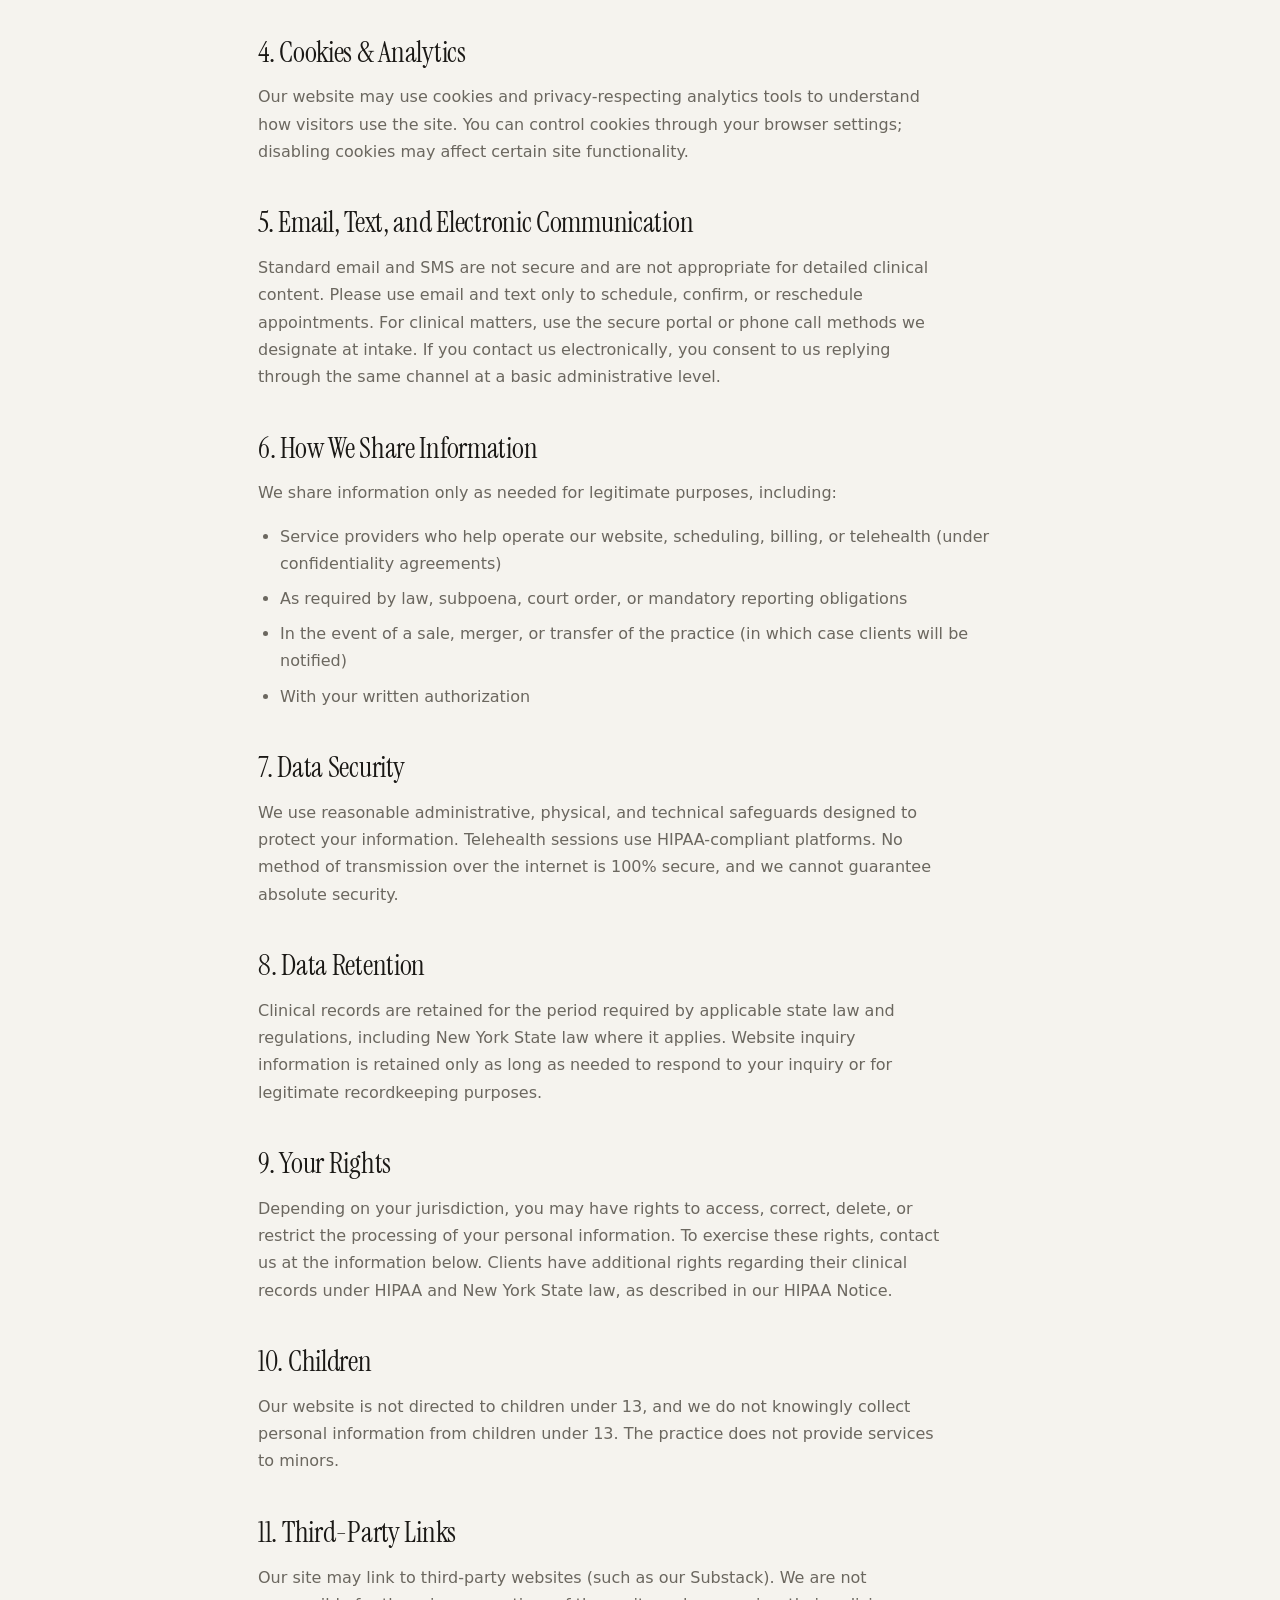
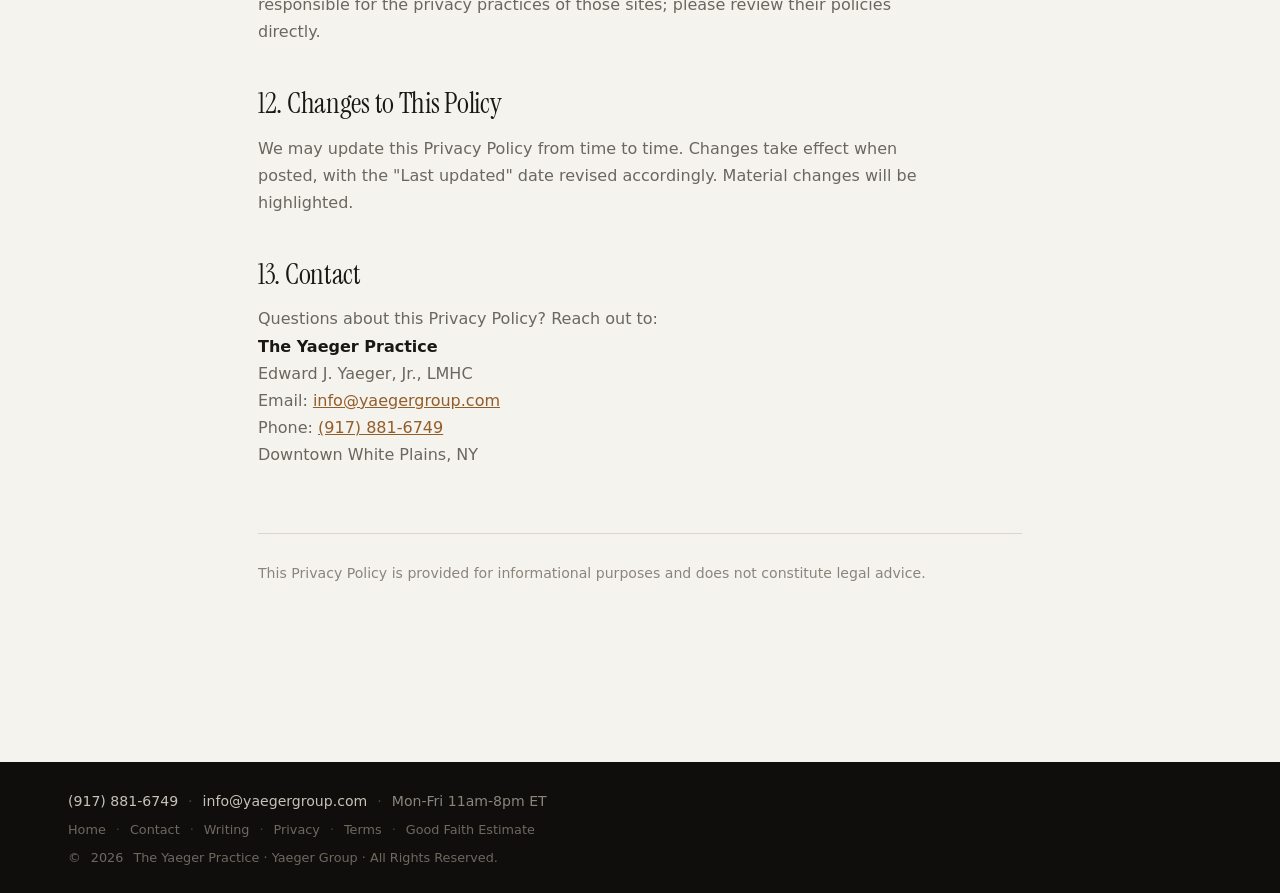
<file: privacy.html>
<!DOCTYPE html>
<html lang="en">
<head>
  <meta charset="UTF-8">
  <meta name="viewport" content="width=device-width, initial-scale=1.0">
  <title>Privacy Policy | The Yaeger Practice</title>
  <meta name="description" content="Privacy Policy for The Yaeger Practice describing how we collect, use, and protect your information, including HIPAA-protected health information.">
  <meta name="robots" content="noindex, follow">
  <link rel="canonical" href="https://www.theyaegerpractice.com/privacy/">
  <link rel="icon" type="image/png" href="assets/logo.png">
  <link rel="preconnect" href="https://fonts.googleapis.com">
  <link rel="preconnect" href="https://fonts.gstatic.com" crossorigin>
  <link href="https://fonts.googleapis.com/css2?family=Instrument+Serif:ital@0;1&display=swap" rel="stylesheet">
  <link href="https://api.fontshare.com/v2/css?f[]=satoshi@400,500,700&display=swap" rel="stylesheet">
  <link rel="stylesheet" href="_legal-shared.css">
</head>
<body>
  <header class="page-header">
    <div class="page-header-inner">
      <div class="brand">
        <a href="index.html" class="brand-logo-link" style="display:inline-flex; align-items:center;"><img src="assets/logo.png" alt=""></a>
        <span class="brand-text">
          <a href="index.html" class="brand-practice">The Yaeger Practice</a>
          <a href="https://yaegergroup.com/" class="brand-sublink" target="_blank" rel="noopener">Yaeger Group</a>
        </span>
      </div>
      <a href="index.html" class="back-link">← Back to site</a>
    </div>
  </header>

  <div class="container">
    <span class="eyebrow">Legal</span>
    <h1>Privacy Policy</h1>
    <div class="meta">
      The Yaeger Practice · Edward J. Yaeger, Jr., LMHC<br>
      Effective date: September 1, 2023 · Last updated: January 1, 2026
    </div>

    <div class="callout">
      <strong>Important:</strong> This Privacy Policy describes how we handle information collected
      through our website. A separate <em>Notice of Privacy Practices (HIPAA)</em> governs how we
      handle your Protected Health Information (PHI) as a healthcare provider and will be provided
      to you at intake. In the event of a conflict, the HIPAA Notice controls for PHI.
    </div>

    <h2>1. Who We Are</h2>
    <p>
      The Yaeger Practice (also doing business as Yaeger Group) is a private mental health
      counseling practice owned and operated by Edward J. Yaeger, Jr., LMHC. The Practice also
      collaborates with affiliated clinicians and partner organizations, including Grey Matter
      Counseling &amp; Consulting, to extend access where appropriate. Services are provided via
      telehealth, subject to applicable licensure. References to "we," "us," or "our" refer to
      The Yaeger Practice and, where context requires, its affiliated clinicians.
    </p>

    <h2>2. Information We Collect</h2>
    <h3>Information you provide directly</h3>
    <ul>
      <li>Contact information (name, email, phone) you submit via forms, email, or phone</li>
      <li>Scheduling and intake information you provide when inquiring about services</li>
      <li>Any content of messages, voicemails, or emails you send us</li>
    </ul>
    <h3>Information collected automatically</h3>
    <ul>
      <li>Standard web log data (IP address, browser type, device type, referring URL)</li>
      <li>Pages visited, time on page, and other analytics collected via cookies or similar technologies</li>
    </ul>
    <h3>Protected Health Information (PHI)</h3>
    <p>
      PHI created or received in the course of providing clinical services is governed by our
      HIPAA Notice of Privacy Practices, not by this website policy.
    </p>

    <h2>3. How We Use Information</h2>
    <ul>
      <li>To respond to inquiries and schedule consultations</li>
      <li>To provide, maintain, and improve our services and website</li>
      <li>To comply with legal, regulatory, and professional obligations</li>
      <li>To protect the rights, property, or safety of clients, staff, and the public</li>
    </ul>
    <p>We do not sell your personal information, and we do not use your information for targeted advertising.</p>

    <h2>4. Cookies &amp; Analytics</h2>
    <p>
      Our website may use cookies and privacy-respecting analytics tools to understand how visitors
      use the site. You can control cookies through your browser settings; disabling cookies may
      affect certain site functionality.
    </p>

    <h2>5. Email, Text, and Electronic Communication</h2>
    <p>
      Standard email and SMS are not secure and are not appropriate for detailed clinical content.
      Please use email and text only to schedule, confirm, or reschedule appointments. For clinical
      matters, use the secure portal or phone call methods we designate at intake. If you contact
      us electronically, you consent to us replying through the same channel at a basic
      administrative level.
    </p>

    <h2>6. How We Share Information</h2>
    <p>We share information only as needed for legitimate purposes, including:</p>
    <ul>
      <li>Service providers who help operate our website, scheduling, billing, or telehealth (under confidentiality agreements)</li>
      <li>As required by law, subpoena, court order, or mandatory reporting obligations</li>
      <li>In the event of a sale, merger, or transfer of the practice (in which case clients will be notified)</li>
      <li>With your written authorization</li>
    </ul>

    <h2>7. Data Security</h2>
    <p>
      We use reasonable administrative, physical, and technical safeguards designed to protect
      your information. Telehealth sessions use HIPAA-compliant platforms. No method of
      transmission over the internet is 100% secure, and we cannot guarantee absolute security.
    </p>

    <h2>8. Data Retention</h2>
    <p>
      Clinical records are retained for the period required by applicable state law and
      regulations, including New York State law where it applies. Website inquiry information is retained only as long as needed to respond to
      your inquiry or for legitimate recordkeeping purposes.
    </p>

    <h2>9. Your Rights</h2>
    <p>
      Depending on your jurisdiction, you may have rights to access, correct, delete, or restrict
      the processing of your personal information. To exercise these rights, contact us at the
      information below. Clients have additional rights regarding their clinical records under
      HIPAA and New York State law, as described in our HIPAA Notice.
    </p>

    <h2>10. Children</h2>
    <p>
      Our website is not directed to children under 13, and we do not knowingly collect personal
      information from children under 13. The practice does not provide services to minors.
    </p>

    <h2>11. Third-Party Links</h2>
    <p>
      Our site may link to third-party websites (such as our Substack). We are not responsible for
      the privacy practices of those sites; please review their policies directly.
    </p>

    <h2>12. Changes to This Policy</h2>
    <p>
      We may update this Privacy Policy from time to time. Changes take effect when posted, with
      the "Last updated" date revised accordingly. Material changes will be highlighted.
    </p>

    <h2>13. Contact</h2>
    <p>
      Questions about this Privacy Policy? Reach out to:<br>
      <strong style="color: var(--color-text);">The Yaeger Practice</strong><br>
      Edward J. Yaeger, Jr., LMHC<br>
      Email: <a href="mailto:info@yaegergroup.com">info@yaegergroup.com</a><br>
      Phone: <a href="tel:+19178816749">(917) 881-6749</a><br>
      Downtown White Plains, NY
    </p>

    <div class="footer-note">
      This Privacy Policy is provided for informational purposes and does not constitute legal
      advice.
    </div>
  </div>

  <footer role="contentinfo" class="foot-min">
    <div class="container">
      <p class="foot-line foot-contact">
        <a href="tel:+19178816749">(917) 881-6749</a>
        <span aria-hidden="true">·</span>
        <a href="mailto:info@yaegergroup.com">info@yaegergroup.com</a>
        <span aria-hidden="true">·</span>
        Mon-Fri 11am-8pm ET
      </p>
      <p class="foot-line foot-fine">
        <a href="index.html">Home</a>
        <span aria-hidden="true">·</span>
        <a href="contact.html">Contact</a>
        <span aria-hidden="true">·</span>
        <a href="https://edwardyaeger.substack.com/" target="_blank" rel="noopener">Writing</a>
        <span aria-hidden="true">·</span>
        <a href="privacy.html">Privacy</a>
        <span aria-hidden="true">·</span>
        <a href="terms.html">Terms</a>
        <span aria-hidden="true">·</span>
        <a href="good-faith-estimate.html">Good Faith Estimate</a>
      </p>
      <p class="foot-line foot-fine">
        © <span id="year">2026</span> The Yaeger Practice · Yaeger Group · All Rights Reserved.
      </p>
    </div>
  </footer>

  <script>
    document.getElementById('year').textContent = new Date().getFullYear();
  </script>
</body>
</html>
</file>
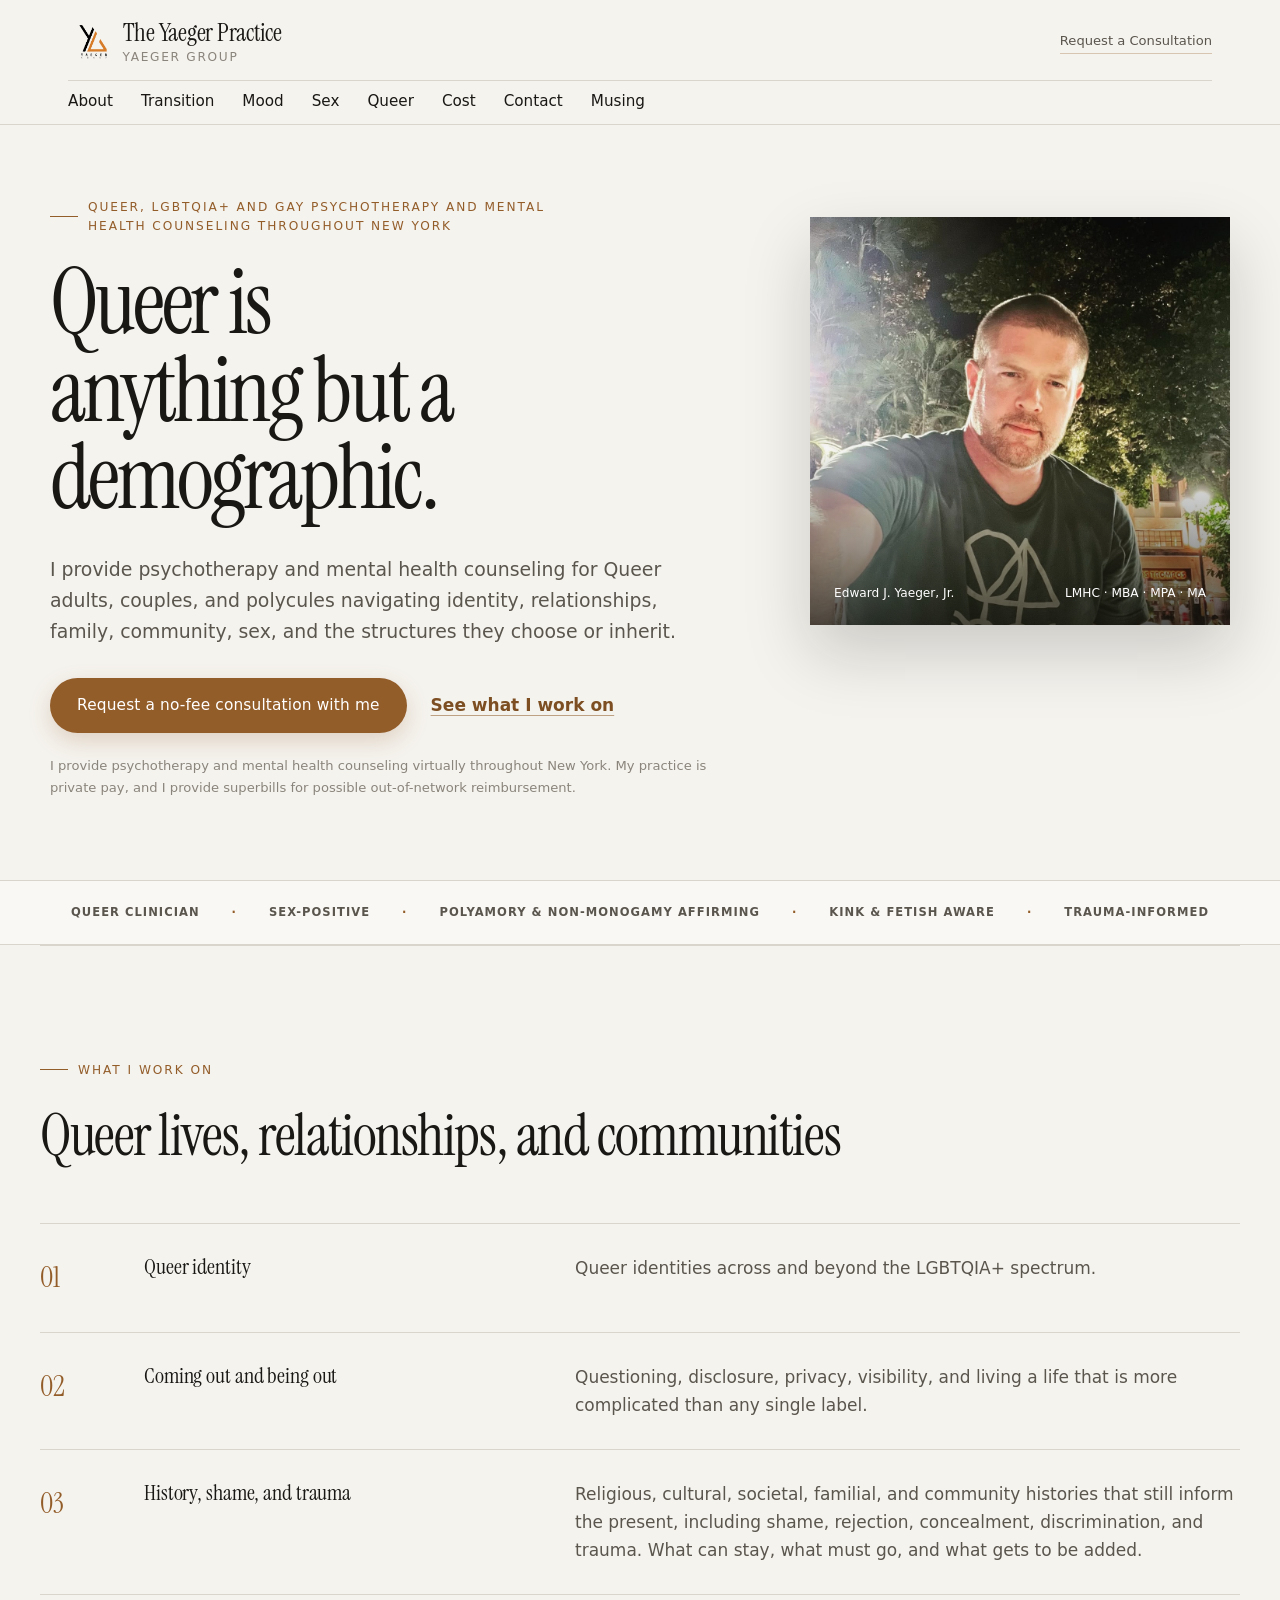
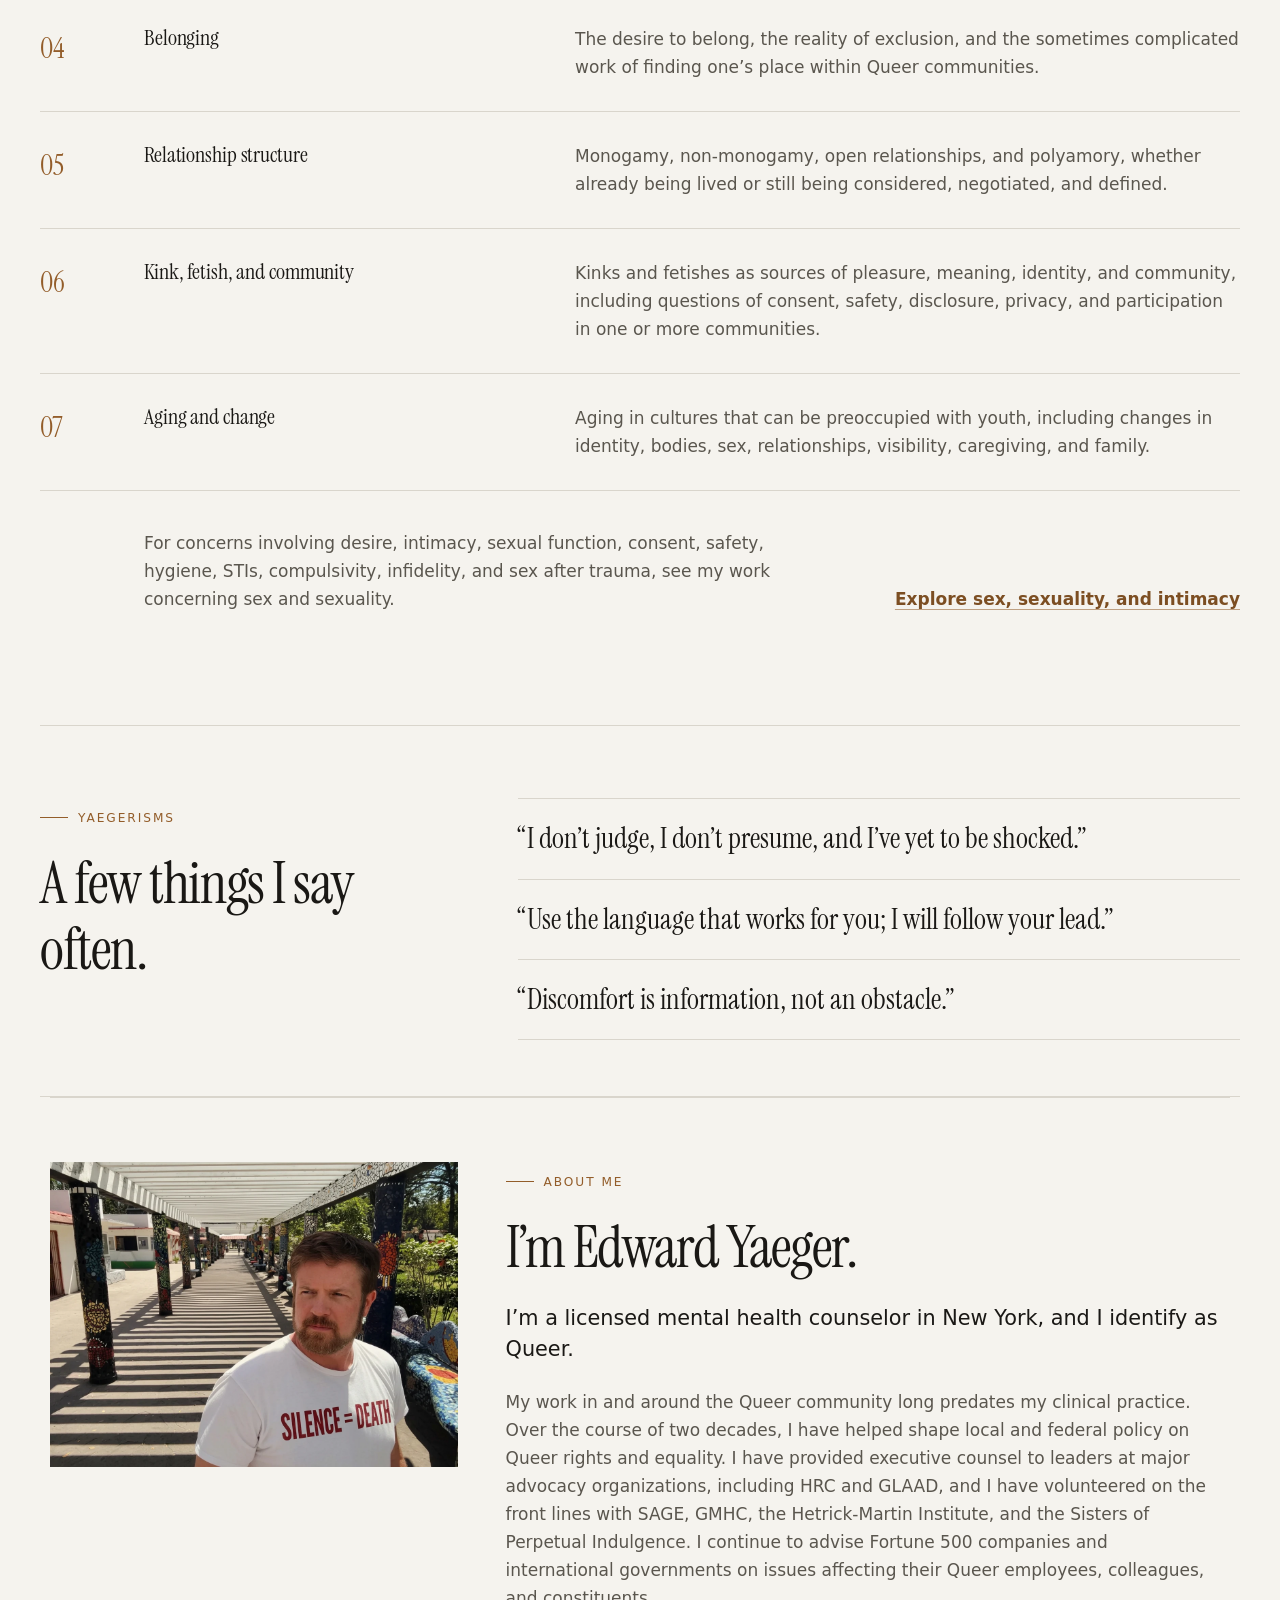
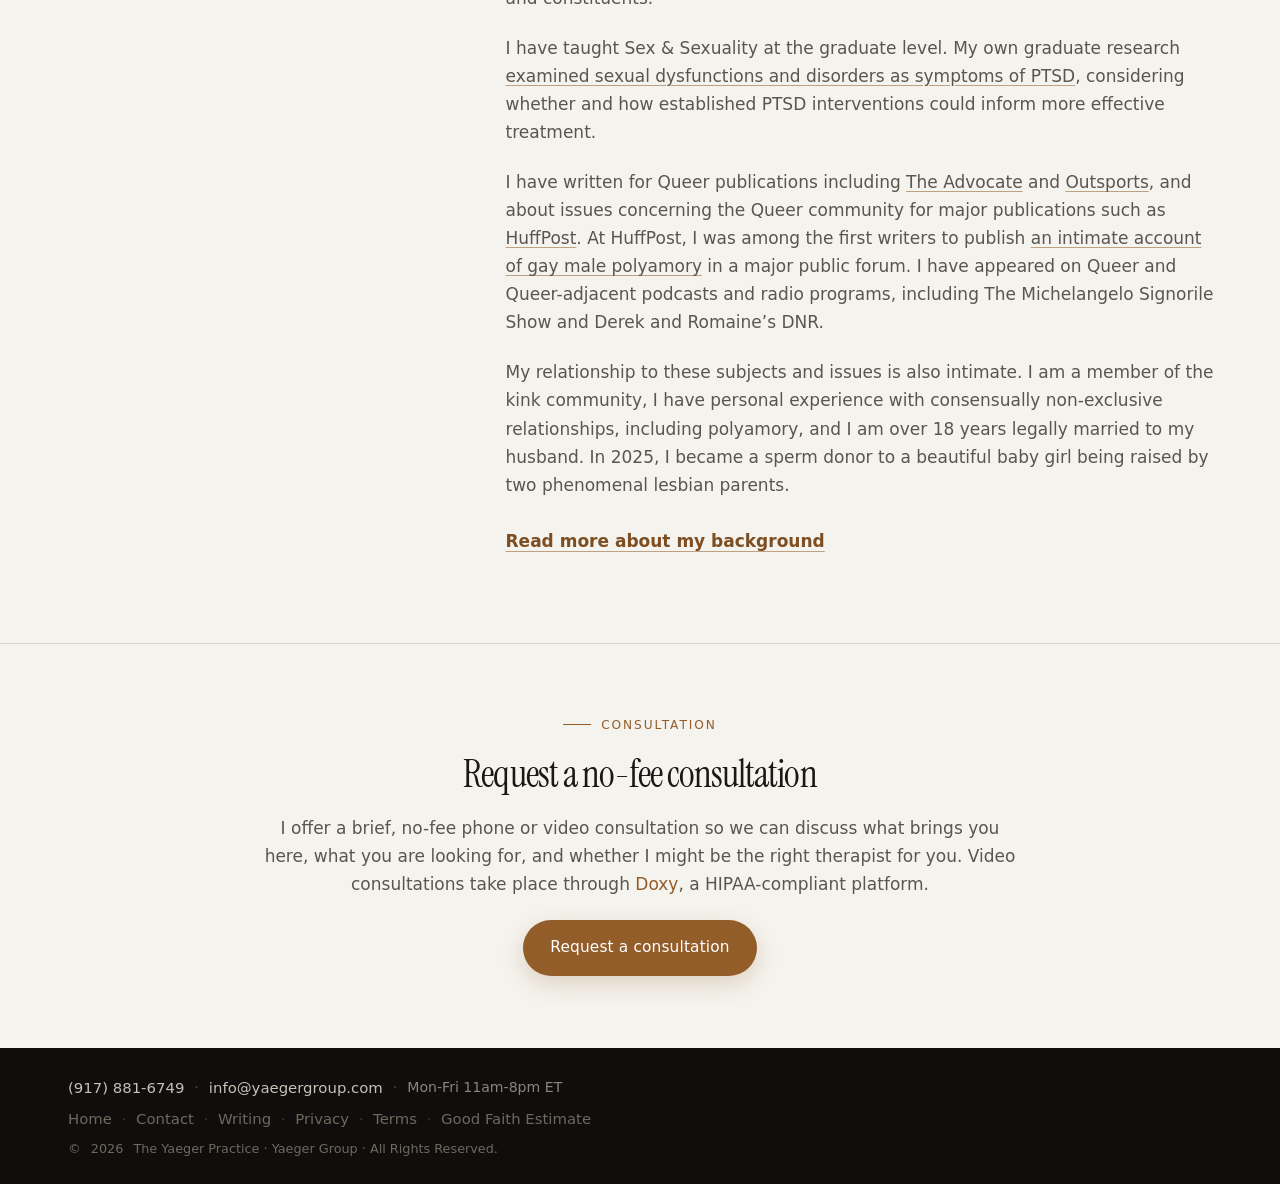
<file: queer-therapy-new-york.html>
<!DOCTYPE html>
<html lang="en">
<head>
  <meta charset="UTF-8">
  <meta name="viewport" content="width=device-width, initial-scale=1.0">

  <title>Queer &amp; Gay Therapist in New York | Edward Yaeger, LMHC</title>
  <meta name="description" content="Virtual, Queer-affirming and sex-positive psychotherapy for adults, couples, and polycules throughout New York with Edward Yaeger, LMHC.">
  <meta name="author" content="Edward J. Yaeger, Jr., LMHC, The Yaeger Practice">
  <meta name="robots" content="index, follow, max-image-preview:large">
  <link rel="canonical" href="https://www.theyaegerpractice.com/queer-therapy-new-york/">

  <meta property="og:type" content="website">
  <meta property="og:url" content="https://www.theyaegerpractice.com/queer-therapy-new-york/">
  <meta property="og:title" content="Queer, Explicitly | Psychotherapy with Edward Yaeger">
  <meta property="og:description" content="Psychotherapy for Queer adults, couples, and polycules working through sex, sexuality, identity, intimacy, and relationships.">
  <meta property="og:site_name" content="The Yaeger Practice">
  <meta property="og:locale" content="en_US">
  <meta property="og:image" content="https://www.theyaegerpractice.com/assets/queer-hero.jpg">

  <meta name="twitter:card" content="summary_large_image">
  <meta name="twitter:title" content="Queer, Explicitly | Psychotherapy with Edward Yaeger">
  <meta name="twitter:description" content="Psychotherapy for Queer adults, couples, and polycules working through sex, sexuality, identity, intimacy, and relationships.">
  <meta name="twitter:image" content="https://www.theyaegerpractice.com/assets/queer-hero.jpg">

  <link rel="icon" type="image/png" href="assets/logo.png">
  <link rel="preconnect" href="https://fonts.googleapis.com">
  <link rel="preconnect" href="https://fonts.gstatic.com" crossorigin>
  <link href="https://fonts.googleapis.com/css2?family=Instrument+Serif:ital@0;1&display=swap" rel="stylesheet">
  <link href="https://api.fontshare.com/v2/css?f[]=satoshi@400,500,700&display=swap" rel="stylesheet">
  <link rel="stylesheet" href="assets/site.css">
  <link rel="stylesheet" href="assets/queer-page.css">

  <script type="application/ld+json">
  {
    "@context": "https://schema.org",
    "@type": "MedicalBusiness",
    "name": "The Yaeger Practice",
    "description": "Virtual, Queer-affirming and sex-positive psychotherapy for adults, couples, and polycules throughout New York.",
    "url": "https://www.theyaegerpractice.com/queer-therapy-new-york/",
    "founder": {
      "@type": "Person",
      "name": "Edward J. Yaeger, Jr.",
      "jobTitle": "Licensed Mental Health Counselor"
    },
    "areaServed": {
      "@type": "State",
      "name": "New York"
    }
  }
  </script>
</head>

<body class="qe-page">
  <a href="#main" class="skip-link">Skip to content</a>

  <header class="site-header" role="banner">
    <div class="nav">
      <div class="nav-top">
        <div class="brand">
          <a href="index.html" aria-label="The Yaeger Practice home" class="brand-logo-link" style="display:inline-flex; align-items:center;"><img src="assets/logo.png" alt=""></a>
          <span class="brand-text">
            <a href="index.html" class="brand-practice">The Yaeger Practice</a>
            <a href="https://yaegergroup.com/" class="brand-sublink" target="_blank" rel="noopener">Yaeger Group</a>
          </span>
        </div>
        <a href="contact.html" class="nav-cta">Request a Consultation</a>
      </div>
      <nav class="nav-links" aria-label="Primary">
        <a href="about.html">About</a>
        <a href="transitions.html">Transition</a>
        <a href="mood.html">Mood</a>
        <a href="sex.html">Sex</a>
        <a href="queer-therapy-new-york.html" aria-current="page">Queer</a>
        <a href="fees.html">Cost</a>
        <a href="contact.html">Contact</a>
        <a href="musing.html">Musing</a>
      </nav>
    </div>
  </header>

  <main id="main">
    <section class="qe-hero" id="top">
      <div class="qe-hero-copy">
        <p class="qe-eyebrow">Queer, LGBTQIA+ and gay psychotherapy and mental health counseling throughout New York</p>
        <h1>Queer is anything but a demographic.</h1>
        <p class="qe-lede">
          I provide psychotherapy and mental health counseling for Queer adults, couples, and polycules navigating identity, relationships, family, community, sex, and the structures they choose or inherit.
        </p>
        <div class="qe-actions">
          <a class="btn btn-primary" href="contact.html">Request a no-fee consultation with me</a>
          <a class="qe-text-link" href="#work">See what I work on</a>
        </div>
        <p class="qe-microcopy">
          I provide psychotherapy and mental health counseling virtually throughout New York. My practice is private pay, and I provide superbills for possible out-of-network reimbursement.
        </p>
      </div>

      <figure class="qe-hero-portrait">
        <img src="assets/queer-hero.jpg" width="1080" height="1050" alt="Edward J. Yaeger, Jr., licensed mental health counselor">
        <figcaption>
          <span>Edward J. Yaeger, Jr.</span>
          <span>LMHC · MBA · MPA · MA</span>
        </figcaption>
      </figure>
    </section>

    <section class="qe-signal" aria-label="Practice orientation">
      <p>Queer clinician</p>
      <p>Sex-positive</p>
      <p>Polyamory &amp; non-monogamy affirming</p>
      <p>Kink &amp; fetish aware</p>
      <p>Trauma-informed</p>
    </section>

    <section class="qe-work" id="work" aria-labelledby="work-heading">
      <div class="qe-section-heading">
        <p class="qe-eyebrow">What I work on</p>
        <h2 id="work-heading">Queer lives, relationships, and communities</h2>
      </div>

      <article class="qe-work-row">
        <span class="qe-number">01</span>
        <h3>Queer identity</h3>
        <p>Queer identities across and beyond the LGBTQIA+ spectrum.</p>
      </article>
      <article class="qe-work-row">
        <span class="qe-number">02</span>
        <h3>Coming out and being out</h3>
        <p>Questioning, disclosure, privacy, visibility, and living a life that is more complicated than any single label.</p>
      </article>
      <article class="qe-work-row">
        <span class="qe-number">03</span>
        <h3>History, shame, and trauma</h3>
        <p>Religious, cultural, societal, familial, and community histories that still inform the present, including shame, rejection, concealment, discrimination, and trauma. What can stay, what must go, and what gets to be added.</p>
      </article>
      <article class="qe-work-row">
        <span class="qe-number">04</span>
        <h3>Belonging</h3>
        <p>The desire to belong, the reality of exclusion, and the sometimes complicated work of finding one’s place within Queer communities.</p>
      </article>
      <article class="qe-work-row">
        <span class="qe-number">05</span>
        <h3>Relationship structure</h3>
        <p>Monogamy, non-monogamy, open relationships, and polyamory, whether already being lived or still being considered, negotiated, and defined.</p>
      </article>
      <article class="qe-work-row">
        <span class="qe-number">06</span>
        <h3>Kink, fetish, and community</h3>
        <p>Kinks and fetishes as sources of pleasure, meaning, identity, and community, including questions of consent, safety, disclosure, privacy, and participation in one or more communities.</p>
      </article>
      <article class="qe-work-row">
        <span class="qe-number">07</span>
        <h3>Aging and change</h3>
        <p>Aging in cultures that can be preoccupied with youth, including changes in identity, bodies, sex, relationships, visibility, caregiving, and family.</p>
      </article>

      <div class="qe-work-bridge">
        <p>For concerns involving desire, intimacy, sexual function, consent, safety, hygiene, STIs, compulsivity, infidelity, and sex after trauma, see my work concerning sex and sexuality.</p>
        <a class="qe-text-link" href="sex.html">Explore sex, sexuality, and intimacy</a>
      </div>
    </section>

    <section class="qe-yaegerisms" aria-labelledby="yaegerisms-heading">
      <div>
        <p class="qe-eyebrow">Yaegerisms</p>
        <h2 id="yaegerisms-heading">A few things I say often.</h2>
      </div>
      <div class="qe-quotes">
        <p>“I don’t judge, I don’t presume, and I’ve yet to be shocked.”</p>
        <p>“Use the language that works for you; I will follow your lead.”</p>
        <p>“Discomfort is information, not an obstacle.”</p>
      </div>
    </section>

    <section class="qe-about" id="about" aria-labelledby="about-heading">
      <div class="qe-about-image">
        <img src="assets/queer-about.webp" width="1200" height="896" loading="lazy" decoding="async" alt="Edward Yaeger wearing a white T-shirt reading Silence equals Death">
      </div>
      <div class="qe-about-copy">
        <p class="qe-eyebrow">About me</p>
        <h2 id="about-heading">I’m Edward Yaeger.</h2>
        <p class="qe-about-intro">I’m a licensed mental health counselor in New York, and I identify as Queer.</p>
        <p>My work in and around the Queer community long predates my clinical practice. Over the course of two decades, I have helped shape local and federal policy on Queer rights and equality. I have provided executive counsel to leaders at major advocacy organizations, including HRC and GLAAD, and I have volunteered on the front lines with SAGE, GMHC, the Hetrick-Martin Institute, and the Sisters of Perpetual Indulgence. I continue to advise Fortune 500 companies and international governments on issues affecting their Queer employees, colleagues, and constituents.</p>
        <p>I have taught Sex &amp; Sexuality at the graduate level. My own graduate research <a href="https://www.linkedin.com/in/edwardyaeger/overlay/Education/694077220/treasury/?profileId=ACoAAAAOsI4B9AZVSDQ9VtNAQJZ8WkIFaSR5E5c" target="_blank" rel="noopener">examined sexual dysfunctions and disorders as symptoms of PTSD</a>, considering whether and how established PTSD interventions could inform more effective treatment.</p>
        <p>I have written for Queer publications including <a href="https://www.advocate.com/commentary/2012/10/19/op-ed-how-big-bird-brought-out-gay-closeted-romney-supporters" target="_blank" rel="noopener">The Advocate</a> and <a href="https://www.outsports.com/2013/8/25/4649008/seven-deadly-sins-sportsmanship-sochi-olympics/" target="_blank" rel="noopener">Outsports</a>, and about issues concerning the Queer community for major publications such as <a href="https://www.huffpost.com/entry/on-those-freakshow-gay-pr_b_7244764" target="_blank" rel="noopener">HuffPost</a>. At HuffPost, I was among the first writers to publish <a href="https://www.huffpost.com/entry/24-questions-about-gay-polyamorous-relationships_b_6573748" target="_blank" rel="noopener">an intimate account of gay male polyamory</a> in a major public forum. I have appeared on Queer and Queer-adjacent podcasts and radio programs, including The Michelangelo Signorile Show and Derek and Romaine’s DNR.</p>
        <p>My relationship to these subjects and issues is also intimate. I am a member of the kink community, I have personal experience with consensually non-exclusive relationships, including polyamory, and I am over 18 years legally married to my husband. In 2025, I became a sperm donor to a beautiful baby girl being raised by two phenomenal lesbian parents.</p>
        <a class="qe-text-link" href="about.html">Read more about my background</a>
      </div>
    </section>

    <section class="qe-consultation" aria-labelledby="consultation-heading">
      <p class="qe-eyebrow">Consultation</p>
      <h2 id="consultation-heading">Request a no-fee consultation</h2>
      <p>I offer a brief, no-fee phone or video consultation so we can discuss what brings you here, what you are looking for, and whether I might be the right therapist for you. Video consultations take place through <a href="https://doxy.me/edwardy" target="_blank" rel="noopener">Doxy</a>, a HIPAA-compliant platform.</p>
      <a class="btn btn-primary" href="contact.html">Request a consultation</a>
    </section>
  </main>

  <footer role="contentinfo" class="foot-min">
    <div class="container">
      <p class="foot-line foot-contact">
        <a href="tel:+19178816749">(917) 881-6749</a>
        <span aria-hidden="true">·</span>
        <a href="mailto:info@yaegergroup.com">info@yaegergroup.com</a>
        <span aria-hidden="true">·</span>
        Mon-Fri 11am-8pm ET
      </p>
      <p class="foot-line foot-fine">
        <a href="index.html">Home</a>
        <span aria-hidden="true">·</span>
        <a href="contact.html">Contact</a>
        <span aria-hidden="true">·</span>
        <a href="https://edwardyaeger.substack.com/" target="_blank" rel="noopener">Writing</a>
        <span aria-hidden="true">·</span>
        <a href="privacy.html">Privacy</a>
        <span aria-hidden="true">·</span>
        <a href="terms.html">Terms</a>
        <span aria-hidden="true">·</span>
        <a href="good-faith-estimate.html">Good Faith Estimate</a>
      </p>
      <p class="foot-line foot-fine">© <span id="year">2026</span> The Yaeger Practice · Yaeger Group · All Rights Reserved.</p>
    </div>
  </footer>

  <script>document.getElementById('year').textContent = new Date().getFullYear();</script>
</body>
</html>
</file>
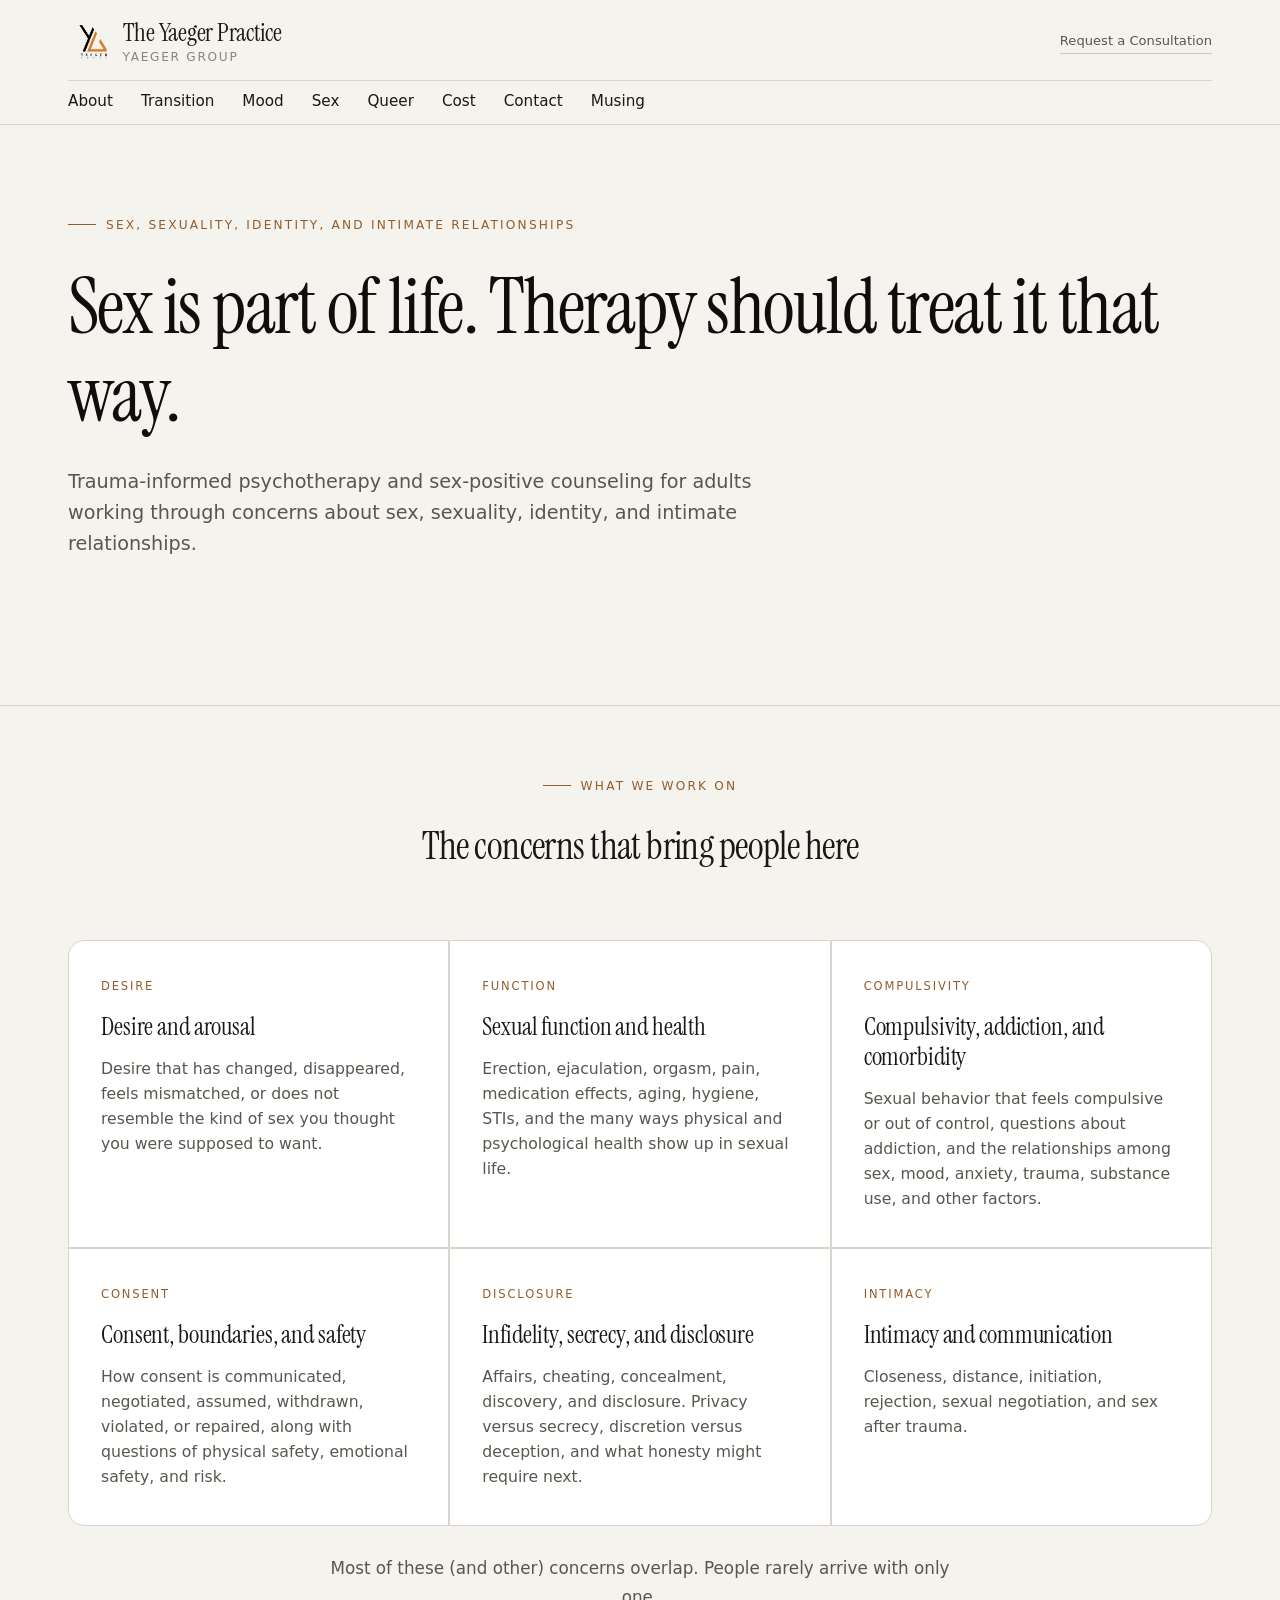
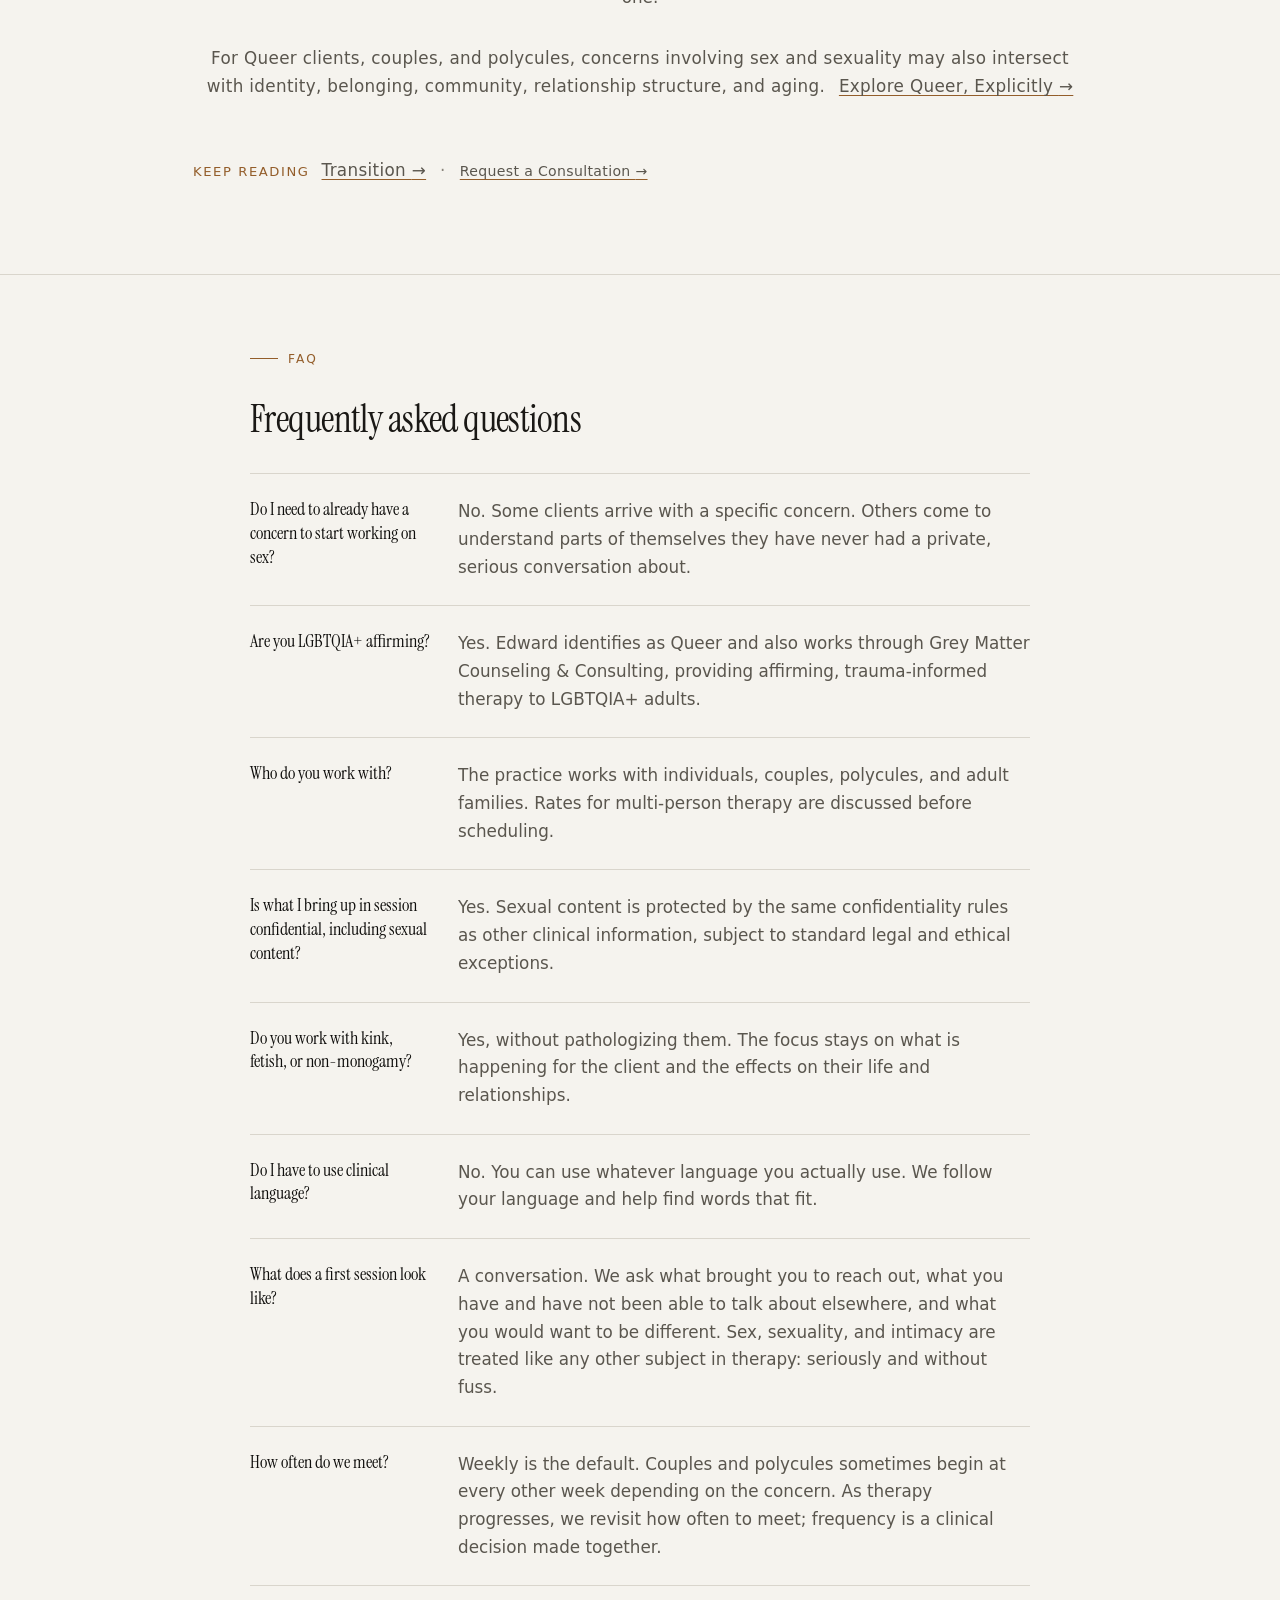
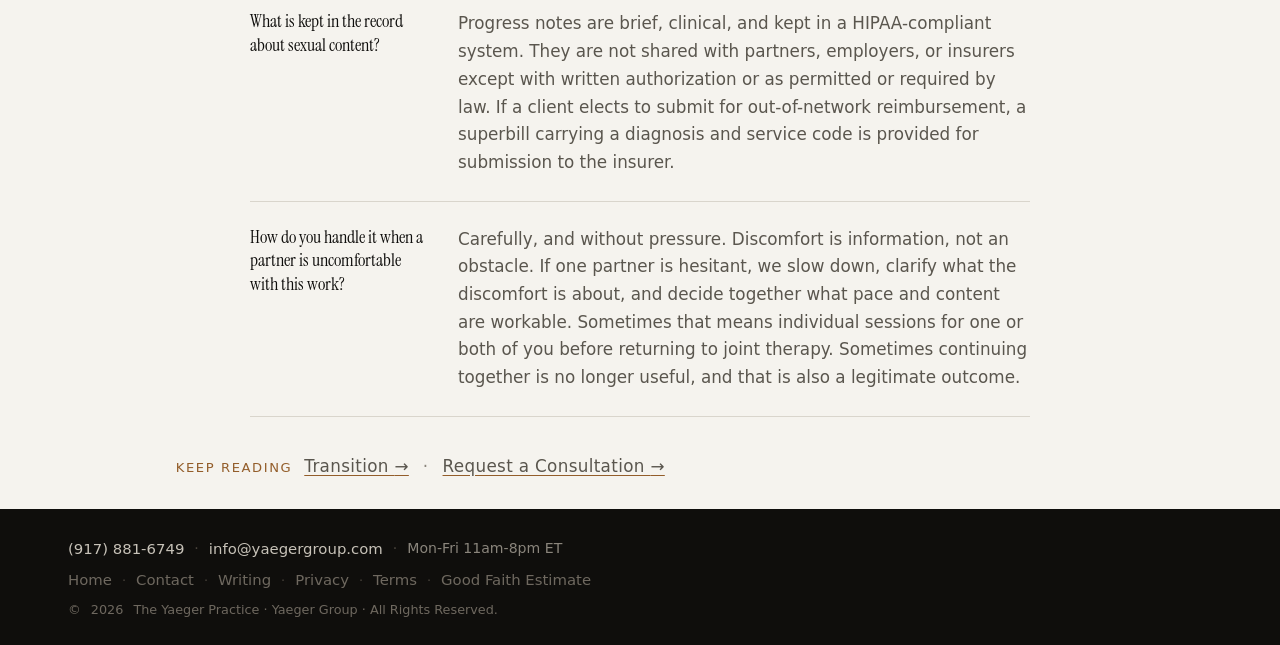
<file: sex.html>
<!DOCTYPE html>
<html lang="en">
<head>
  <meta charset="UTF-8">
  <meta name="viewport" content="width=device-width, initial-scale=1.0">

  <title>Sex, Sexuality, and Intimacy | The Yaeger Practice</title>
  <meta name="description" content="Trauma-informed psychotherapy and sex-positive counseling for adults working through concerns about sex, sexuality, identity, and intimate relationships.">
  <meta name="keywords" content="sex therapy, sexuality counseling, intimacy therapy, LGBTQ therapist New York, non-monogamy, kink-aware therapist, telehealth therapy, LMHC New York, Edward Yaeger">
  <meta name="author" content="Edward J. Yaeger, Jr., LMHC, The Yaeger Practice">
  <meta name="robots" content="index, follow, max-image-preview:large">
  <link rel="canonical" href="https://www.theyaegerpractice.com/sex/">

  <meta property="og:type" content="website">
  <meta property="og:url" content="https://www.theyaegerpractice.com/sex/">
  <meta property="og:title" content="Sex, Sexuality, and Intimacy | The Yaeger Practice">
  <meta property="og:description" content="Trauma-informed psychotherapy and sex-positive counseling for adults working through concerns about sex, sexuality, identity, and intimate relationships.">
  <meta property="og:site_name" content="The Yaeger Practice">
  <meta property="og:locale" content="en_US">

  <meta name="twitter:card" content="summary_large_image">
  <meta name="twitter:title" content="Sex, Sexuality, and Intimacy | The Yaeger Practice">
  <meta name="twitter:description" content="Trauma-informed psychotherapy and sex-positive counseling for adults working through concerns about sex, sexuality, identity, and intimate relationships.">

  <link rel="icon" type="image/png" href="assets/logo.png">

  <link rel="preconnect" href="https://fonts.googleapis.com">
  <link rel="preconnect" href="https://fonts.gstatic.com" crossorigin>
  <link href="https://fonts.googleapis.com/css2?family=Instrument+Serif:ital@0;1&display=swap" rel="stylesheet">
  <link href="https://api.fontshare.com/v2/css?f[]=satoshi@400,500,700&display=swap" rel="stylesheet">

  <style>@import url('assets/site.css');</style>
</head>

<body>
  <a href="#main" class="skip-link">Skip to content</a>

  <header class="site-header" role="banner">
    <div class="nav">
      <div class="nav-top">
      <div class="brand">
        <a href="index.html" aria-label="The Yaeger Practice home" class="brand-logo-link" style="display:inline-flex; align-items:center;"><img src="assets/logo.png" alt=""></a>
        <span class="brand-text">
          <a href="index.html" class="brand-practice">The Yaeger Practice</a>
          <a href="https://yaegergroup.com/" class="brand-sublink" target="_blank" rel="noopener">Yaeger Group</a>
        </span>
      </div>
        <a href="contact.html" class="nav-cta">Request a Consultation</a>
      </div>
      <nav class="nav-links" aria-label="Primary">
        <a href="about.html">About</a>
        <a href="transitions.html">Transition</a>
        <a href="mood.html">Mood</a>
        <a href="sex.html" aria-current="page">Sex</a>
        <a href="queer-therapy-new-york.html">Queer</a>
        <a href="fees.html">Cost</a>
        <a href="contact.html">Contact</a>
        <a href="musing.html">Musing</a>
      </nav>
    </div>
  </header>

  <main id="main">
    <!-- HERO -->
    <section class="hero" aria-labelledby="hero-heading">
      <div class="container">
        <div class="hero-copy">
          <span class="eyebrow">Sex, Sexuality, Identity, and Intimate Relationships</span>
          <h1 id="hero-heading">Sex is part of life. Therapy should treat it that way.</h1>
          <p class="hero-lede">
            Trauma-informed psychotherapy and sex-positive counseling for adults working through concerns about sex, sexuality, identity, and intimate relationships.
          </p>
        </div>
      </div>
    </section>

    <!-- CONCERNS GRID -->
    <section id="concerns" aria-labelledby="concerns-heading" style="padding: 60px 0 90px;">
      <div class="container">
        <div class="section-header centered">
          <span class="eyebrow" style="justify-content: center;">What We Work On</span>
          <h2 id="concerns-heading">The concerns that bring people here</h2>
        </div>

        <div class="trans-grid trans-grid--three" style="margin-top: 40px;">
          <article class="trans-card">
            <div class="label">Desire</div>
            <h3>Desire and arousal</h3>
            <p>Desire that has changed, disappeared, feels mismatched, or does not resemble the kind of sex you thought you were supposed to want.</p>
          </article>
          <article class="trans-card">
            <div class="label">Function</div>
            <h3>Sexual function and health</h3>
            <p>Erection, ejaculation, orgasm, pain, medication effects, aging, hygiene, STIs, and the many ways physical and psychological health show up in sexual life.</p>
          </article>
          <article class="trans-card">
            <div class="label">Compulsivity</div>
            <h3>Compulsivity, addiction, and comorbidity</h3>
            <p>Sexual behavior that feels compulsive or out of control, questions about addiction, and the relationships among sex, mood, anxiety, trauma, substance use, and other factors.</p>
          </article>
          <article class="trans-card">
            <div class="label">Consent</div>
            <h3>Consent, boundaries, and safety</h3>
            <p>How consent is communicated, negotiated, assumed, withdrawn, violated, or repaired, along with questions of physical safety, emotional safety, and risk.</p>
          </article>
          <article class="trans-card">
            <div class="label">Disclosure</div>
            <h3>Infidelity, secrecy, and disclosure</h3>
            <p>Affairs, cheating, concealment, discovery, and disclosure. Privacy versus secrecy, discretion versus deception, and what honesty might require next.</p>
          </article>
          <article class="trans-card">
            <div class="label">Intimacy</div>
            <h3>Intimacy and communication</h3>
            <p>Closeness, distance, initiation, rejection, sexual negotiation, and sex after trauma.</p>
          </article>
        </div>
        <p class="trans-footnote" style="margin-top: 28px;">Most of these (and other) concerns overlap. People rarely arrive with only one.</p>

        <p class="kr-inline" style="max-width: 920px; margin: 34px auto 0; text-align: center; text-wrap: balance; font-size: 1.05rem; color: var(--color-text-muted); letter-spacing: 0.02em;">
          For Queer clients, couples, and polycules, concerns involving sex and sexuality may also intersect with identity, belonging, community, relationship structure, and aging.
          <a href="queer-therapy-new-york.html" style="display: inline-block; margin-left: 8px; color: inherit; text-decoration: underline; text-decoration-color: var(--color-primary); text-underline-offset: 3px;">Explore Queer, Explicitly <span aria-hidden="true">&rarr;</span></a>
        </p>

        <p class="kr-inline" style="margin-top: 56px; text-align: center; font-size: 1.05rem; color: var(--color-text-muted); letter-spacing: 0.02em;"><span style="text-transform: uppercase; letter-spacing: 0.12em; font-size: 0.82rem; color: var(--color-primary); margin-right: 12px;">Keep reading</span><a href="transitions.html" style="color: inherit; text-decoration: underline; text-decoration-color: var(--color-primary); text-underline-offset: 3px;">Transition <span aria-hidden="true">→</span></a><span style="margin: 0 14px; color: var(--color-text-faint);">·</span><a href="contact.html" style="color: inherit; text-decoration: underline; text-decoration-color: var(--color-primary); text-underline-offset: 3px; font-size: 0.88rem;">Request a Consultation <span aria-hidden="true">→</span></a></p>
      </div>
    </section>

    <!-- FAQ -->
    <section aria-labelledby="faq-heading" style="padding: 64px 0 28px;">
      <div class="container">
        <div class="section-header" style="max-width: 780px; margin: 0 auto 32px;">
          <span class="eyebrow">FAQ</span>
          <h2 id="faq-heading">Frequently asked questions</h2>
        </div>

        <dl class="faq-list" style="max-width: 780px; margin: 0 auto;">
          <div class="faq-row" style="display: grid; grid-template-columns: 180px 1fr; gap: 28px; padding: 24px 0; border-top: 1px solid var(--color-divider);">
            <dt style="font-family: var(--font-serif, 'Instrument Serif', serif); font-size: 1.1rem; line-height: 1.35; color: var(--color-ink);">Do I need to already have a concern to start working on sex?</dt>
            <dd style="margin: 0; font-size: 1.05rem; line-height: 1.65; color: var(--color-text-muted); max-width: 64ch;">No. Some clients arrive with a specific concern. Others come to understand parts of themselves they have never had a private, serious conversation about.</dd>
          </div>
          <div class="faq-row" style="display: grid; grid-template-columns: 180px 1fr; gap: 28px; padding: 24px 0; border-top: 1px solid var(--color-divider);">
            <dt style="font-family: var(--font-serif, 'Instrument Serif', serif); font-size: 1.1rem; line-height: 1.35; color: var(--color-ink);">Are you LGBTQIA+ affirming?</dt>
            <dd style="margin: 0; font-size: 1.05rem; line-height: 1.65; color: var(--color-text-muted); max-width: 64ch;">Yes. Edward identifies as Queer and also works through Grey Matter Counseling &amp; Consulting, providing affirming, trauma-informed therapy to LGBTQIA+ adults.</dd>
          </div>
          <div class="faq-row" style="display: grid; grid-template-columns: 180px 1fr; gap: 28px; padding: 24px 0; border-top: 1px solid var(--color-divider);">
            <dt style="font-family: var(--font-serif, 'Instrument Serif', serif); font-size: 1.1rem; line-height: 1.35; color: var(--color-ink);">Who do you work with?</dt>
            <dd style="margin: 0; font-size: 1.05rem; line-height: 1.65; color: var(--color-text-muted); max-width: 64ch;">The practice works with individuals, couples, polycules, and adult families. Rates for multi-person therapy are discussed before scheduling.</dd>
          </div>
          <div class="faq-row" style="display: grid; grid-template-columns: 180px 1fr; gap: 28px; padding: 24px 0; border-top: 1px solid var(--color-divider);">
            <dt style="font-family: var(--font-serif, 'Instrument Serif', serif); font-size: 1.1rem; line-height: 1.35; color: var(--color-ink);">Is what I bring up in session confidential, including sexual content?</dt>
            <dd style="margin: 0; font-size: 1.05rem; line-height: 1.65; color: var(--color-text-muted); max-width: 64ch;">Yes. Sexual content is protected by the same confidentiality rules as other clinical information, subject to standard legal and ethical exceptions.</dd>
          </div>
          <div class="faq-row" style="display: grid; grid-template-columns: 180px 1fr; gap: 28px; padding: 24px 0; border-top: 1px solid var(--color-divider);">
            <dt style="font-family: var(--font-serif, 'Instrument Serif', serif); font-size: 1.1rem; line-height: 1.35; color: var(--color-ink);">Do you work with kink, fetish, or non-monogamy?</dt>
            <dd style="margin: 0; font-size: 1.05rem; line-height: 1.65; color: var(--color-text-muted); max-width: 64ch;">Yes, without pathologizing them. The focus stays on what is happening for the client and the effects on their life and relationships.</dd>
          </div>
          <div class="faq-row" style="display: grid; grid-template-columns: 180px 1fr; gap: 28px; padding: 24px 0; border-top: 1px solid var(--color-divider);">
            <dt style="font-family: var(--font-serif, 'Instrument Serif', serif); font-size: 1.1rem; line-height: 1.35; color: var(--color-ink);">Do I have to use clinical language?</dt>
            <dd style="margin: 0; font-size: 1.05rem; line-height: 1.65; color: var(--color-text-muted); max-width: 64ch;">No. You can use whatever language you actually use. We follow your language and help find words that fit.</dd>
          </div>
          <div class="faq-row" style="display: grid; grid-template-columns: 180px 1fr; gap: 28px; padding: 24px 0; border-top: 1px solid var(--color-divider);">
            <dt style="font-family: var(--font-serif, 'Instrument Serif', serif); font-size: 1.1rem; line-height: 1.35; color: var(--color-ink);">What does a first session look like?</dt>
            <dd style="margin: 0; font-size: 1.05rem; line-height: 1.65; color: var(--color-text-muted); max-width: 64ch;">A conversation. We ask what brought you to reach out, what you have and have not been able to talk about elsewhere, and what you would want to be different. Sex, sexuality, and intimacy are treated like any other subject in therapy: seriously and without fuss.</dd>
          </div>
          <div class="faq-row" style="display: grid; grid-template-columns: 180px 1fr; gap: 28px; padding: 24px 0; border-top: 1px solid var(--color-divider);">
            <dt style="font-family: var(--font-serif, 'Instrument Serif', serif); font-size: 1.1rem; line-height: 1.35; color: var(--color-ink);">How often do we meet?</dt>
            <dd style="margin: 0; font-size: 1.05rem; line-height: 1.65; color: var(--color-text-muted); max-width: 64ch;">Weekly is the default. Couples and polycules sometimes begin at every other week depending on the concern. As therapy progresses, we revisit how often to meet; frequency is a clinical decision made together.</dd>
          </div>
          <div class="faq-row" style="display: grid; grid-template-columns: 180px 1fr; gap: 28px; padding: 24px 0; border-top: 1px solid var(--color-divider);">
            <dt style="font-family: var(--font-serif, 'Instrument Serif', serif); font-size: 1.1rem; line-height: 1.35; color: var(--color-ink);">What is kept in the record about sexual content?</dt>
            <dd style="margin: 0; font-size: 1.05rem; line-height: 1.65; color: var(--color-text-muted); max-width: 64ch;">Progress notes are brief, clinical, and kept in a HIPAA-compliant system. They are not shared with partners, employers, or insurers except with written authorization or as permitted or required by law. If a client elects to submit for out-of-network reimbursement, a superbill carrying a diagnosis and service code is provided for submission to the insurer.</dd>
          </div>
          <div class="faq-row" style="display: grid; grid-template-columns: 180px 1fr; gap: 28px; padding: 24px 0; border-top: 1px solid var(--color-divider); border-bottom: 1px solid var(--color-divider);">
            <dt style="font-family: var(--font-serif, 'Instrument Serif', serif); font-size: 1.1rem; line-height: 1.35; color: var(--color-ink);">How do you handle it when a partner is uncomfortable with this work?</dt>
            <dd style="margin: 0; font-size: 1.05rem; line-height: 1.65; color: var(--color-text-muted); max-width: 64ch;">Carefully, and without pressure. Discomfort is information, not an obstacle. If one partner is hesitant, we slow down, clarify what the discomfort is about, and decide together what pace and content are workable. Sometimes that means individual sessions for one or both of you before returning to joint therapy. Sometimes continuing together is no longer useful, and that is also a legitimate outcome.</dd>
          </div>
</dl>
        <p class="kr-inline" style="margin: 36px 0 0; text-align: center; font-size: 1.05rem; color: var(--color-text-muted); letter-spacing: 0.02em;"><span style="text-transform: uppercase; letter-spacing: 0.12em; font-size: 0.82rem; color: var(--color-primary); margin-right: 12px;">Keep reading</span><a href="transitions.html" style="color: inherit; text-decoration: underline; text-decoration-color: var(--color-primary); text-underline-offset: 3px;">Transition <span aria-hidden="true">&rarr;</span></a><span style="margin: 0 14px; color: var(--color-text-faint);">·</span><a href="contact.html" style="color: inherit; text-decoration: underline; text-decoration-color: var(--color-primary); text-underline-offset: 3px;">Request a Consultation <span aria-hidden="true">&rarr;</span></a></p>
      </div>
    </section>

  </main>

  <footer role="contentinfo" class="foot-min">
    <div class="container">
      <p class="foot-line foot-contact">
        <a href="tel:+19178816749">(917) 881-6749</a>
        <span aria-hidden="true">·</span>
        <a href="mailto:info@yaegergroup.com">info@yaegergroup.com</a>
        <span aria-hidden="true">·</span>
        Mon-Fri 11am-8pm ET
      </p>
      <p class="foot-line foot-fine">
        <a href="index.html">Home</a>
        <span aria-hidden="true">·</span>
        <a href="contact.html">Contact</a>
        <span aria-hidden="true">·</span>
        <a href="https://edwardyaeger.substack.com/" target="_blank" rel="noopener">Writing</a>
        <span aria-hidden="true">·</span>
        <a href="privacy.html">Privacy</a>
        <span aria-hidden="true">·</span>
        <a href="terms.html">Terms</a>
        <span aria-hidden="true">·</span>
        <a href="good-faith-estimate.html">Good Faith Estimate</a>
      </p>
      <p class="foot-line foot-fine">
        © <span id="year">2026</span> The Yaeger Practice · Yaeger Group · All Rights Reserved.
      </p>
    </div>
  </footer>

  <script>
    document.getElementById('year').textContent = new Date().getFullYear();
  </script>
</body>
</html>
</file>
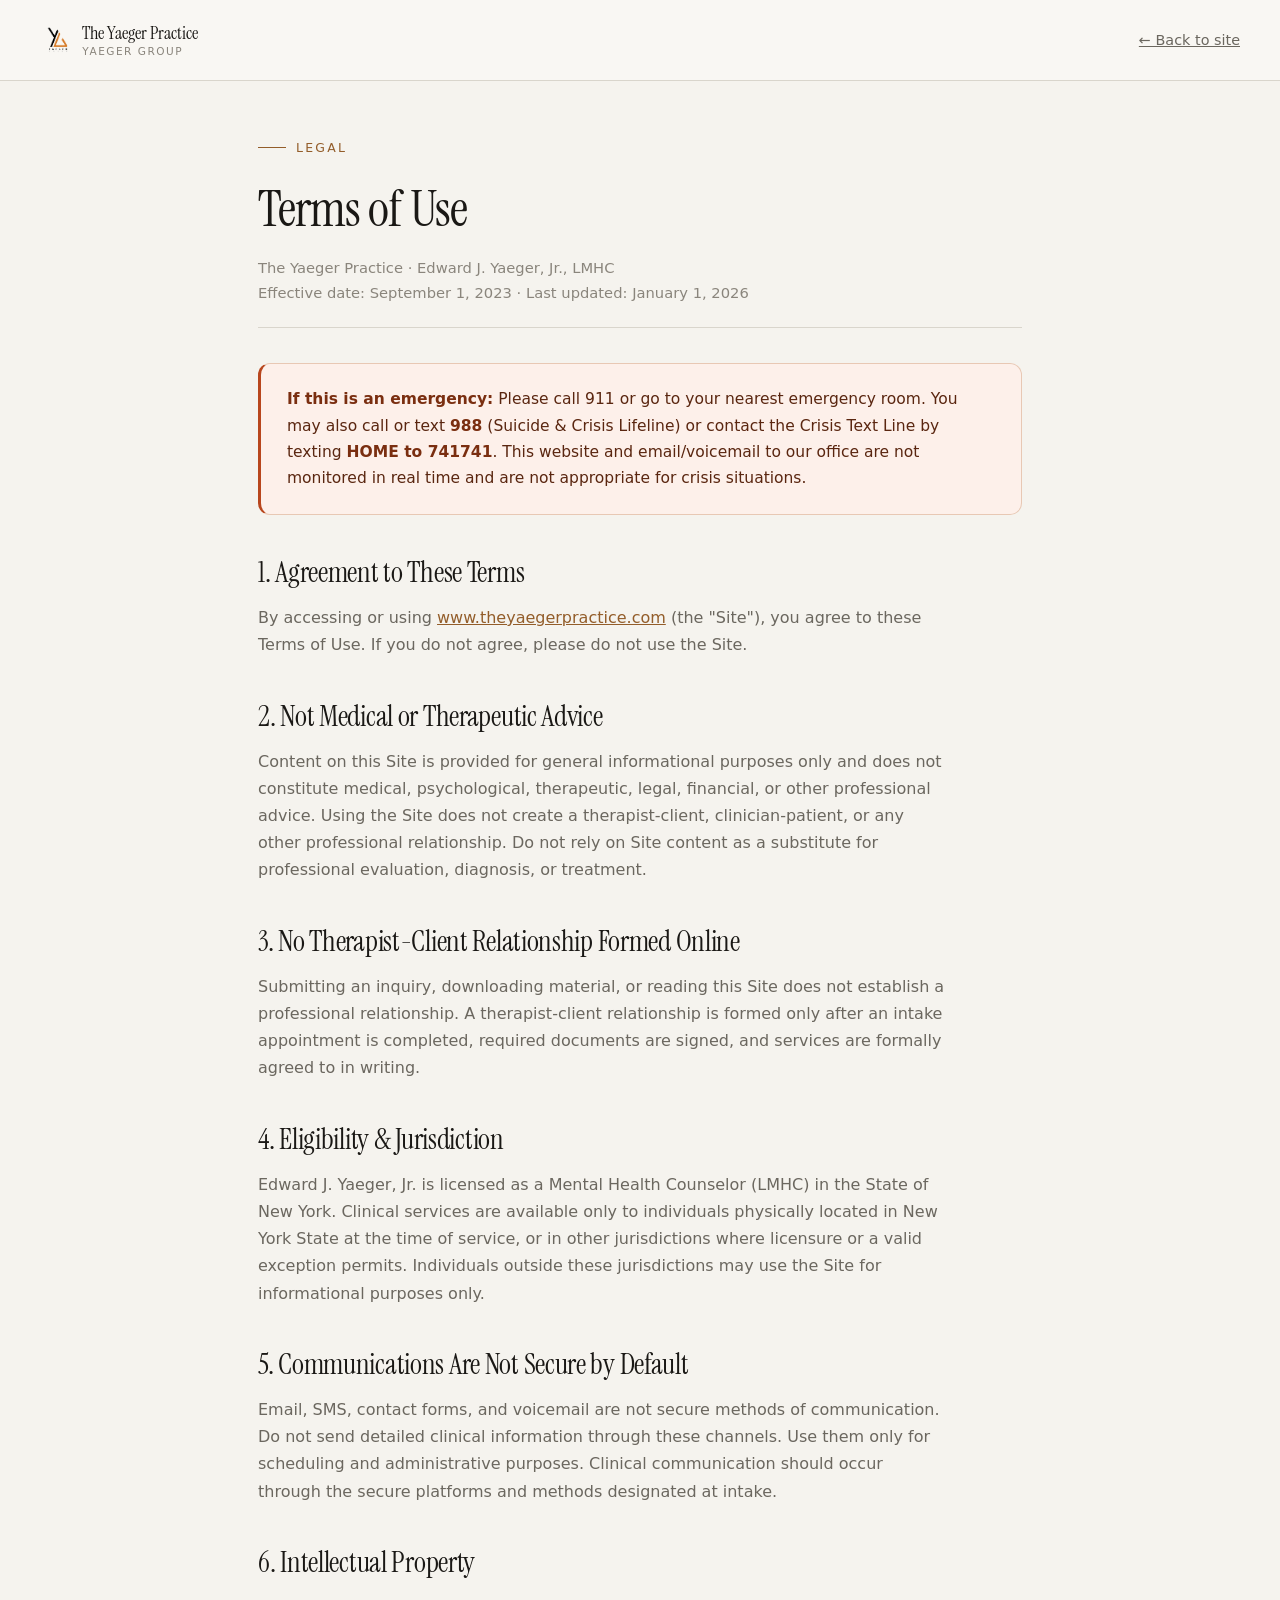
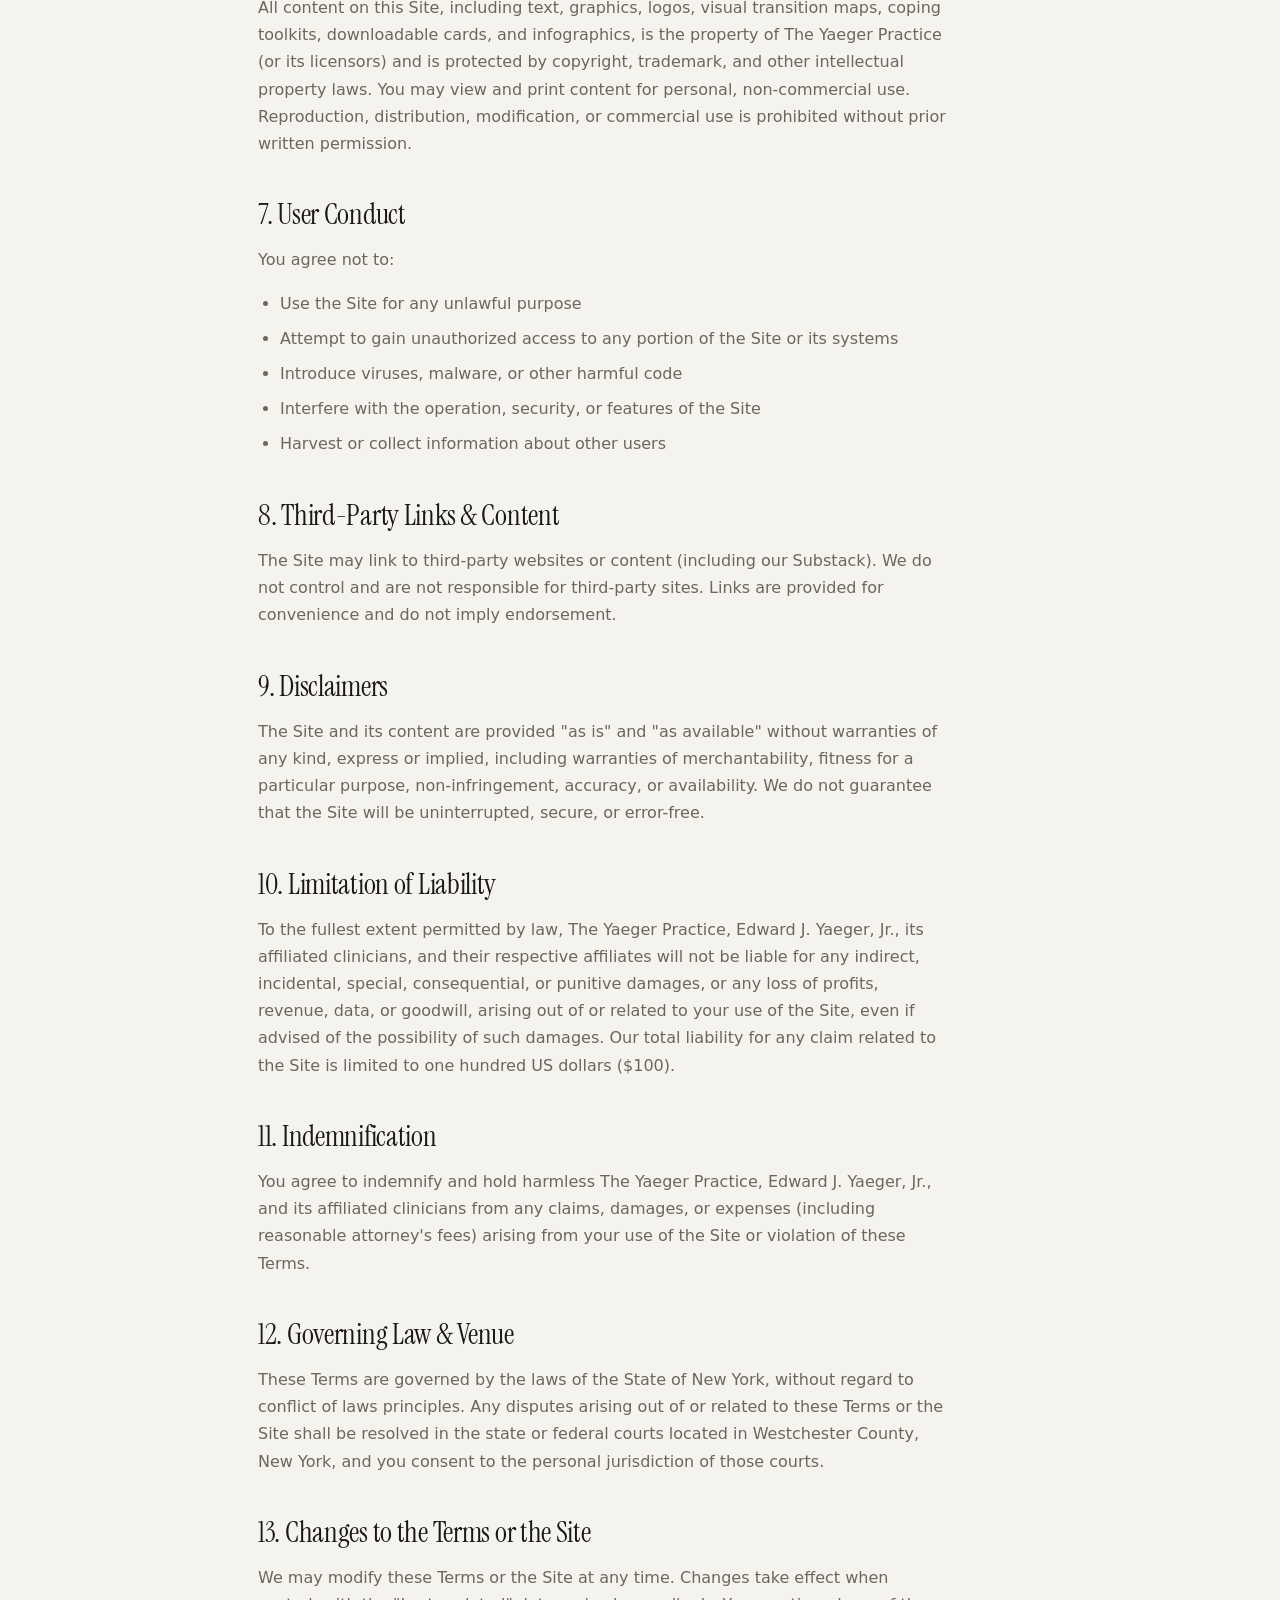
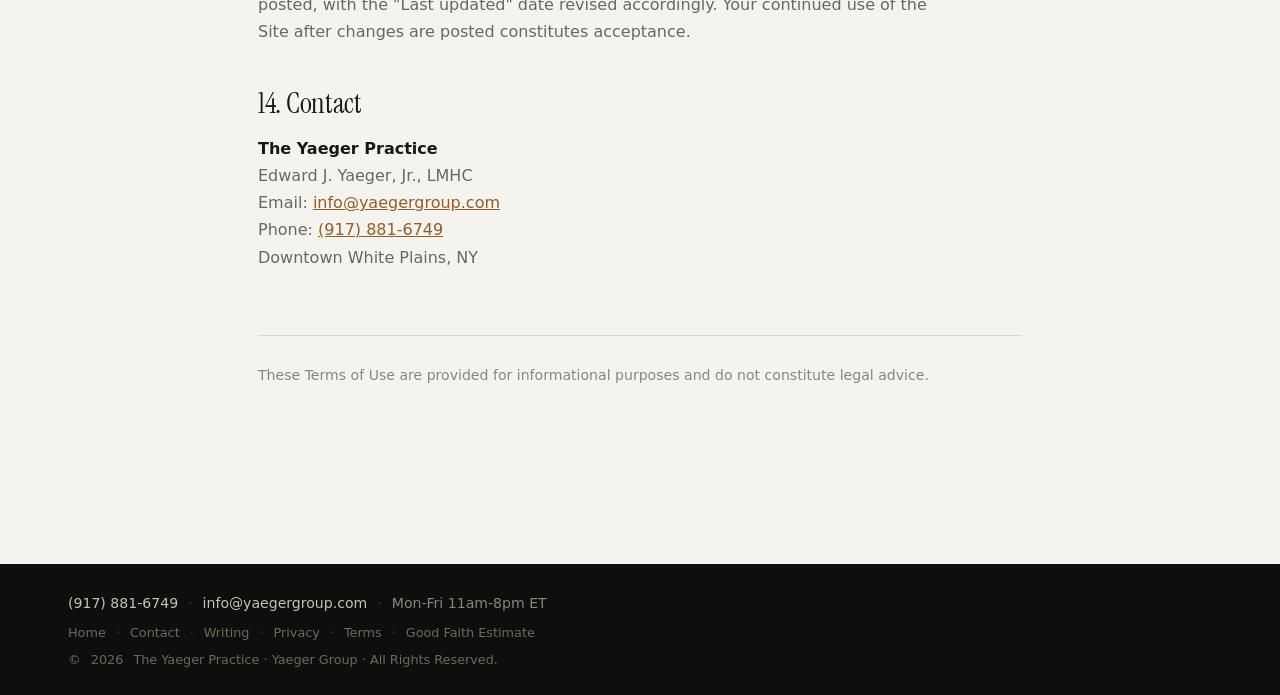
<file: terms.html>
<!DOCTYPE html>
<html lang="en">
<head>
  <meta charset="UTF-8">
  <meta name="viewport" content="width=device-width, initial-scale=1.0">
  <title>Terms of Use | The Yaeger Practice</title>
  <meta name="description" content="Terms of Use for The Yaeger Practice website.">
  <meta name="robots" content="noindex, follow">
  <link rel="canonical" href="https://www.theyaegerpractice.com/terms/">
  <link rel="icon" type="image/png" href="assets/logo.png">
  <link rel="preconnect" href="https://fonts.googleapis.com">
  <link rel="preconnect" href="https://fonts.gstatic.com" crossorigin>
  <link href="https://fonts.googleapis.com/css2?family=Instrument+Serif:ital@0;1&display=swap" rel="stylesheet">
  <link href="https://api.fontshare.com/v2/css?f[]=satoshi@400,500,700&display=swap" rel="stylesheet">
  <link rel="stylesheet" href="_legal-shared.css">
</head>
<body>
  <header class="page-header">
    <div class="page-header-inner">
      <div class="brand">
        <a href="index.html" class="brand-logo-link" style="display:inline-flex; align-items:center;"><img src="assets/logo.png" alt=""></a>
        <span class="brand-text">
          <a href="index.html" class="brand-practice">The Yaeger Practice</a>
          <a href="https://yaegergroup.com/" class="brand-sublink" target="_blank" rel="noopener">Yaeger Group</a>
        </span>
      </div>
      <a href="index.html" class="back-link">← Back to site</a>
    </div>
  </header>

  <div class="container">
    <span class="eyebrow">Legal</span>
    <h1>Terms of Use</h1>
    <div class="meta">
      The Yaeger Practice · Edward J. Yaeger, Jr., LMHC<br>
      Effective date: September 1, 2023 · Last updated: January 1, 2026
    </div>

    <div class="emergency">
      <strong>If this is an emergency:</strong> Please call 911 or go to your nearest emergency
      room. You may also call or text <strong>988</strong> (Suicide &amp; Crisis Lifeline) or
      contact the Crisis Text Line by texting <strong>HOME to 741741</strong>. This website and
      email/voicemail to our office are not monitored in real time and are not appropriate for
      crisis situations.
    </div>

    <h2>1. Agreement to These Terms</h2>
    <p>
      By accessing or using <a href="https://www.theyaegerpractice.com">www.theyaegerpractice.com</a>
      (the "Site"), you agree to these Terms of Use. If you do not agree, please do not use the Site.
    </p>

    <h2>2. Not Medical or Therapeutic Advice</h2>
    <p>
      Content on this Site is provided for general informational purposes only and does not
      constitute medical, psychological, therapeutic, legal, financial, or other professional
      advice. Using the Site does not create a therapist-client, clinician-patient, or any other
      professional relationship. Do not rely on Site content as a substitute for professional
      evaluation, diagnosis, or treatment.
    </p>

    <h2>3. No Therapist-Client Relationship Formed Online</h2>
    <p>
      Submitting an inquiry, downloading material, or reading this Site does not establish a
      professional relationship. A therapist-client relationship is formed only after an intake
      appointment is completed, required documents are signed, and services are formally agreed
      to in writing.
    </p>

    <h2>4. Eligibility &amp; Jurisdiction</h2>
    <p>
      Edward J. Yaeger, Jr. is licensed as a Mental Health Counselor (LMHC) in the State of New
      York. Clinical services are available only to individuals physically located in New York
      State at the time of service, or in other jurisdictions where licensure or a valid
      exception permits. Individuals outside these jurisdictions may use the Site for
      informational purposes only.
    </p>

    <h2>5. Communications Are Not Secure by Default</h2>
    <p>
      Email, SMS, contact forms, and voicemail are not secure methods of communication. Do not
      send detailed clinical information through these channels. Use them only for scheduling
      and administrative purposes. Clinical communication should occur through the secure
      platforms and methods designated at intake.
    </p>

    <h2>6. Intellectual Property</h2>
    <p>
      All content on this Site, including text, graphics, logos, visual transition maps, coping
      toolkits, downloadable cards, and infographics, is the property of The Yaeger Practice
      (or its licensors) and is protected by copyright, trademark, and other intellectual
      property laws. You may view and print content for personal, non-commercial use.
      Reproduction, distribution, modification, or commercial use is prohibited without prior
      written permission.
    </p>

    <h2>7. User Conduct</h2>
    <p>You agree not to:</p>
    <ul>
      <li>Use the Site for any unlawful purpose</li>
      <li>Attempt to gain unauthorized access to any portion of the Site or its systems</li>
      <li>Introduce viruses, malware, or other harmful code</li>
      <li>Interfere with the operation, security, or features of the Site</li>
      <li>Harvest or collect information about other users</li>
    </ul>

    <h2>8. Third-Party Links &amp; Content</h2>
    <p>
      The Site may link to third-party websites or content (including our Substack). We do not
      control and are not responsible for third-party sites. Links are provided for convenience
      and do not imply endorsement.
    </p>

    <h2>9. Disclaimers</h2>
    <p>
      The Site and its content are provided "as is" and "as available" without warranties of any
      kind, express or implied, including warranties of merchantability, fitness for a particular
      purpose, non-infringement, accuracy, or availability. We do not guarantee that the Site will
      be uninterrupted, secure, or error-free.
    </p>

    <h2>10. Limitation of Liability</h2>
    <p>
      To the fullest extent permitted by law, The Yaeger Practice, Edward J. Yaeger, Jr., its
      affiliated clinicians, and their respective affiliates will not be liable for any indirect, incidental, special, consequential,
      or punitive damages, or any loss of profits, revenue, data, or goodwill, arising out of or
      related to your use of the Site, even if advised of the possibility of such damages. Our
      total liability for any claim related to the Site is limited to one hundred US dollars ($100).
    </p>

    <h2>11. Indemnification</h2>
    <p>
      You agree to indemnify and hold harmless The Yaeger Practice, Edward J. Yaeger, Jr., and its affiliated clinicians from
      any claims, damages, or expenses (including reasonable attorney's fees) arising from your
      use of the Site or violation of these Terms.
    </p>

    <h2>12. Governing Law &amp; Venue</h2>
    <p>
      These Terms are governed by the laws of the State of New York, without regard to conflict
      of laws principles. Any disputes arising out of or related to these Terms or the Site shall
      be resolved in the state or federal courts located in Westchester County, New York, and you
      consent to the personal jurisdiction of those courts.
    </p>

    <h2>13. Changes to the Terms or the Site</h2>
    <p>
      We may modify these Terms or the Site at any time. Changes take effect when posted, with
      the "Last updated" date revised accordingly. Your continued use of the Site after changes
      are posted constitutes acceptance.
    </p>

    <h2>14. Contact</h2>
    <p>
      <strong style="color: var(--color-text);">The Yaeger Practice</strong><br>
      Edward J. Yaeger, Jr., LMHC<br>
      Email: <a href="mailto:info@yaegergroup.com">info@yaegergroup.com</a><br>
      Phone: <a href="tel:+19178816749">(917) 881-6749</a><br>
      Downtown White Plains, NY
    </p>

    <div class="footer-note">
      These Terms of Use are provided for informational purposes and do not constitute legal
      advice.
    </div>
  </div>

  <footer role="contentinfo" class="foot-min">
    <div class="container">
      <p class="foot-line foot-contact">
        <a href="tel:+19178816749">(917) 881-6749</a>
        <span aria-hidden="true">·</span>
        <a href="mailto:info@yaegergroup.com">info@yaegergroup.com</a>
        <span aria-hidden="true">·</span>
        Mon-Fri 11am-8pm ET
      </p>
      <p class="foot-line foot-fine">
        <a href="index.html">Home</a>
        <span aria-hidden="true">·</span>
        <a href="contact.html">Contact</a>
        <span aria-hidden="true">·</span>
        <a href="https://edwardyaeger.substack.com/" target="_blank" rel="noopener">Writing</a>
        <span aria-hidden="true">·</span>
        <a href="privacy.html">Privacy</a>
        <span aria-hidden="true">·</span>
        <a href="terms.html">Terms</a>
        <span aria-hidden="true">·</span>
        <a href="good-faith-estimate.html">Good Faith Estimate</a>
      </p>
      <p class="foot-line foot-fine">
        © <span id="year">2026</span> The Yaeger Practice · Yaeger Group · All Rights Reserved.
      </p>
    </div>
  </footer>

  <script>
    document.getElementById('year').textContent = new Date().getFullYear();
  </script>
</body>
</html>
</file>
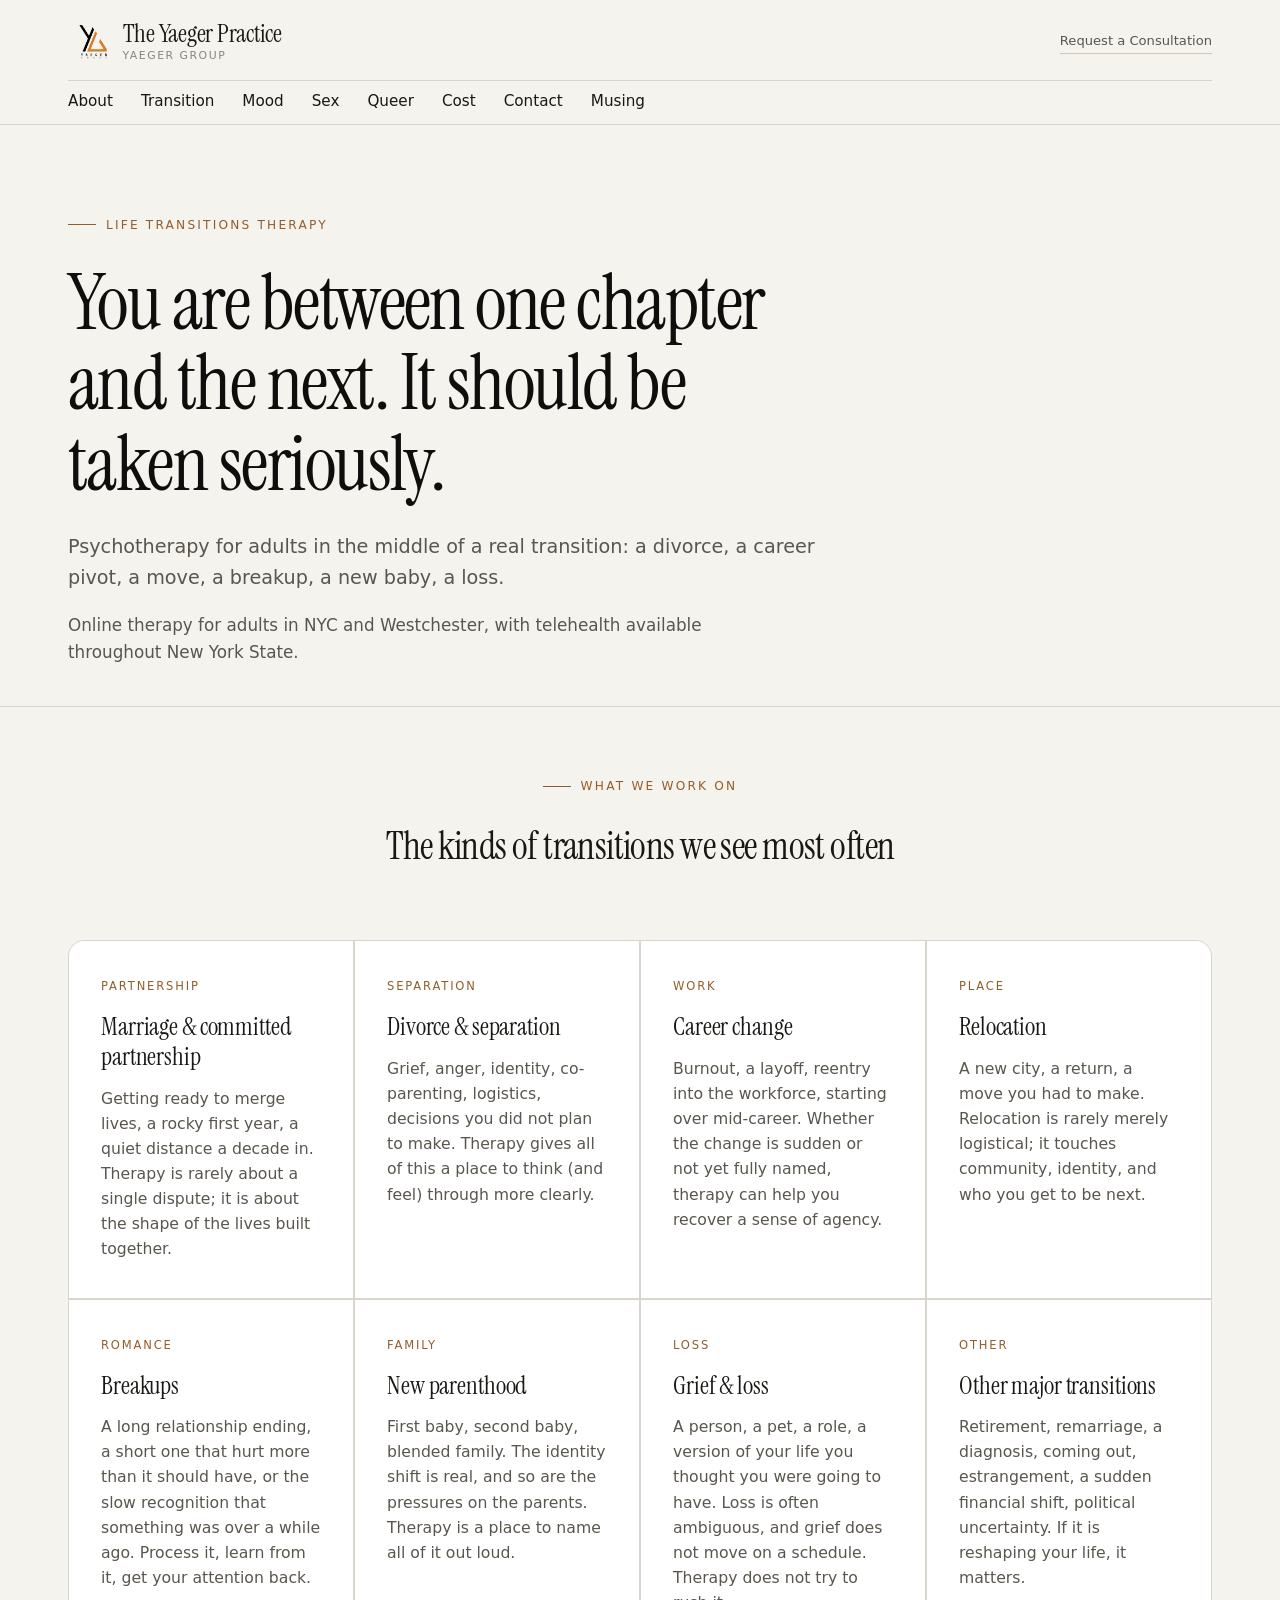
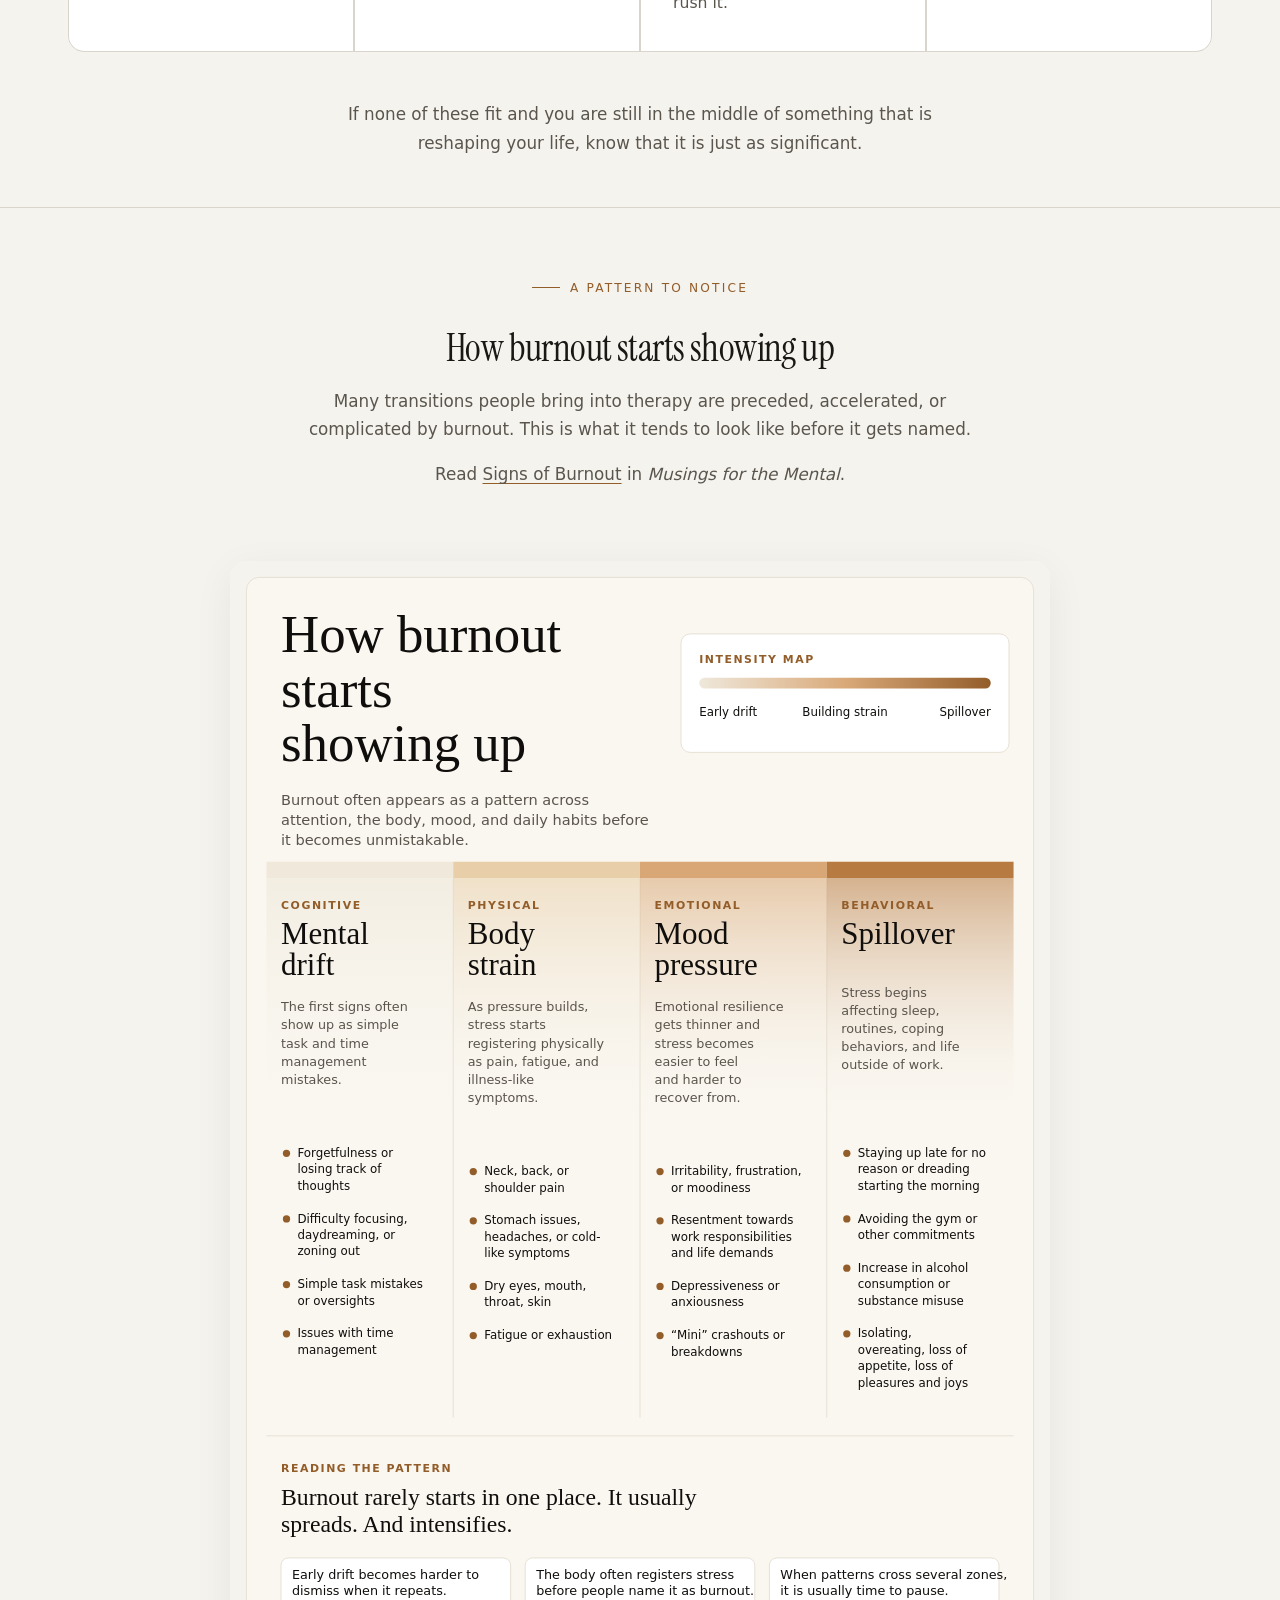
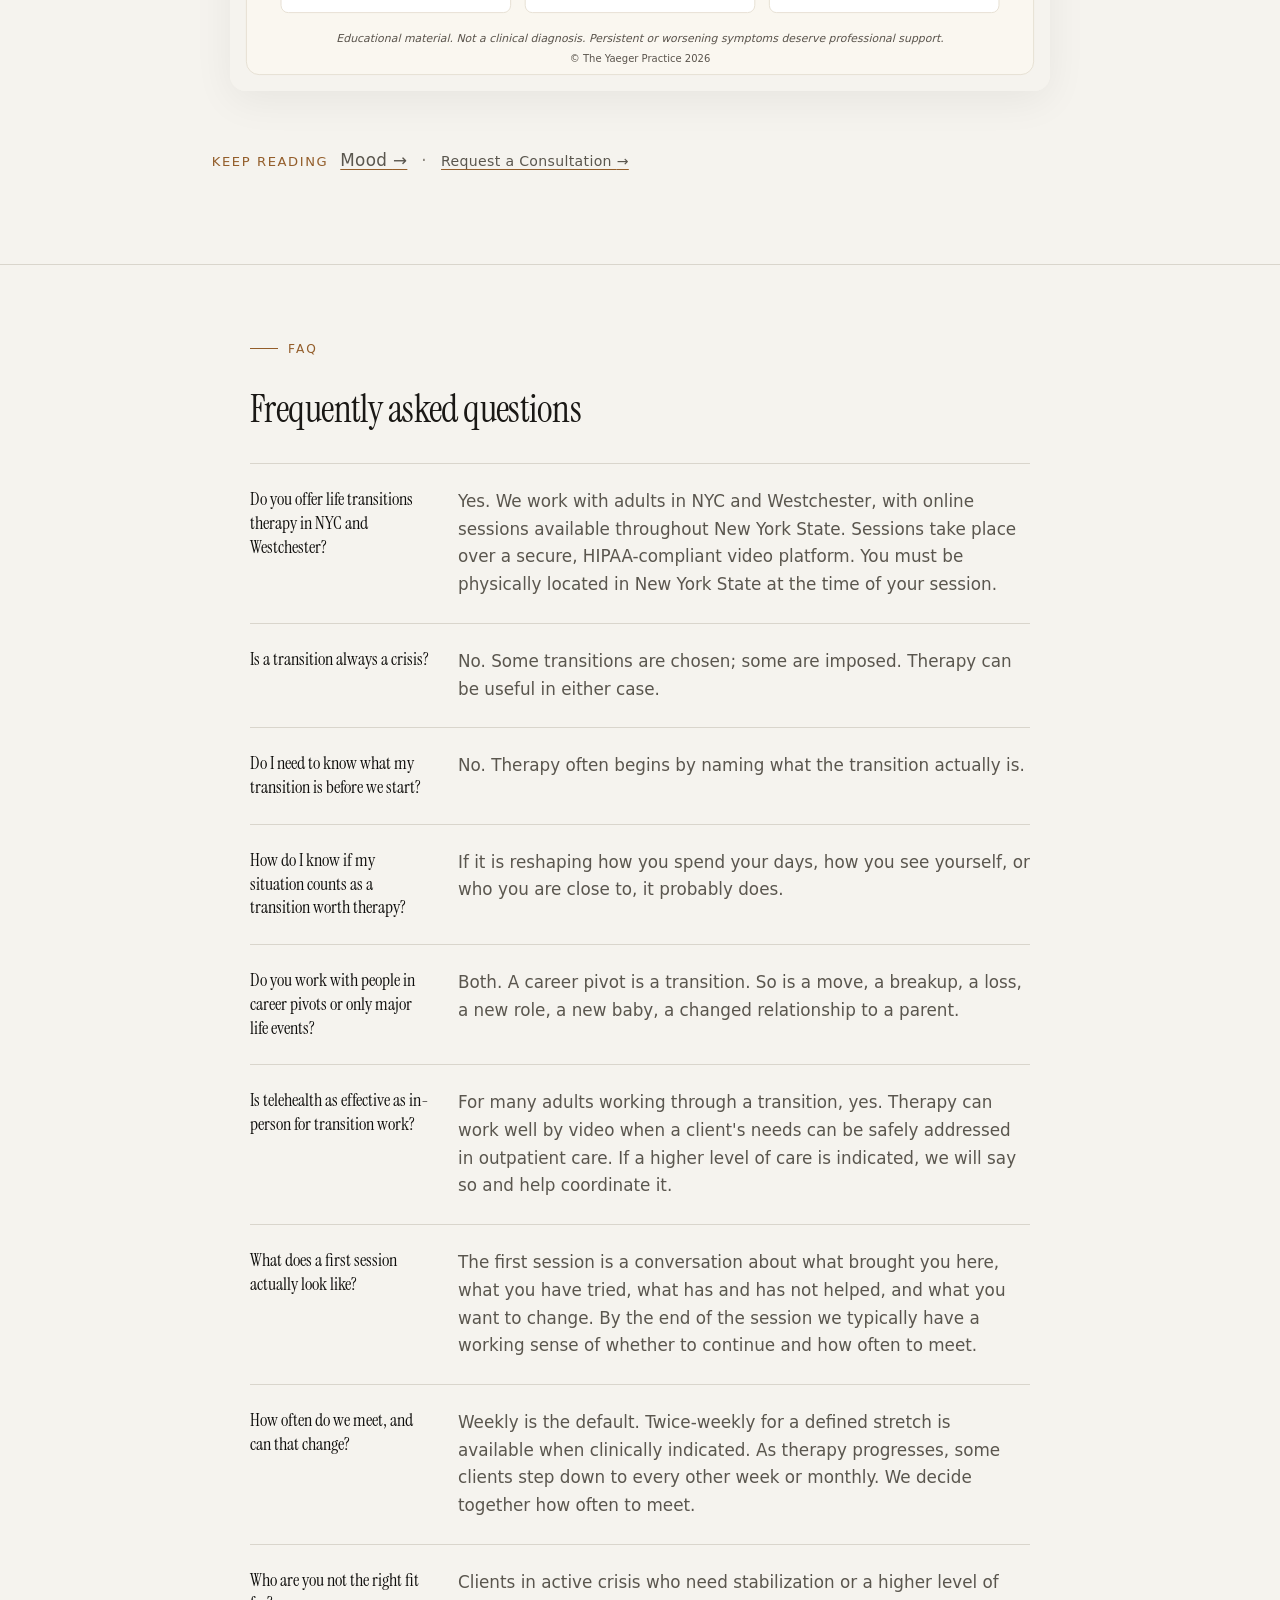
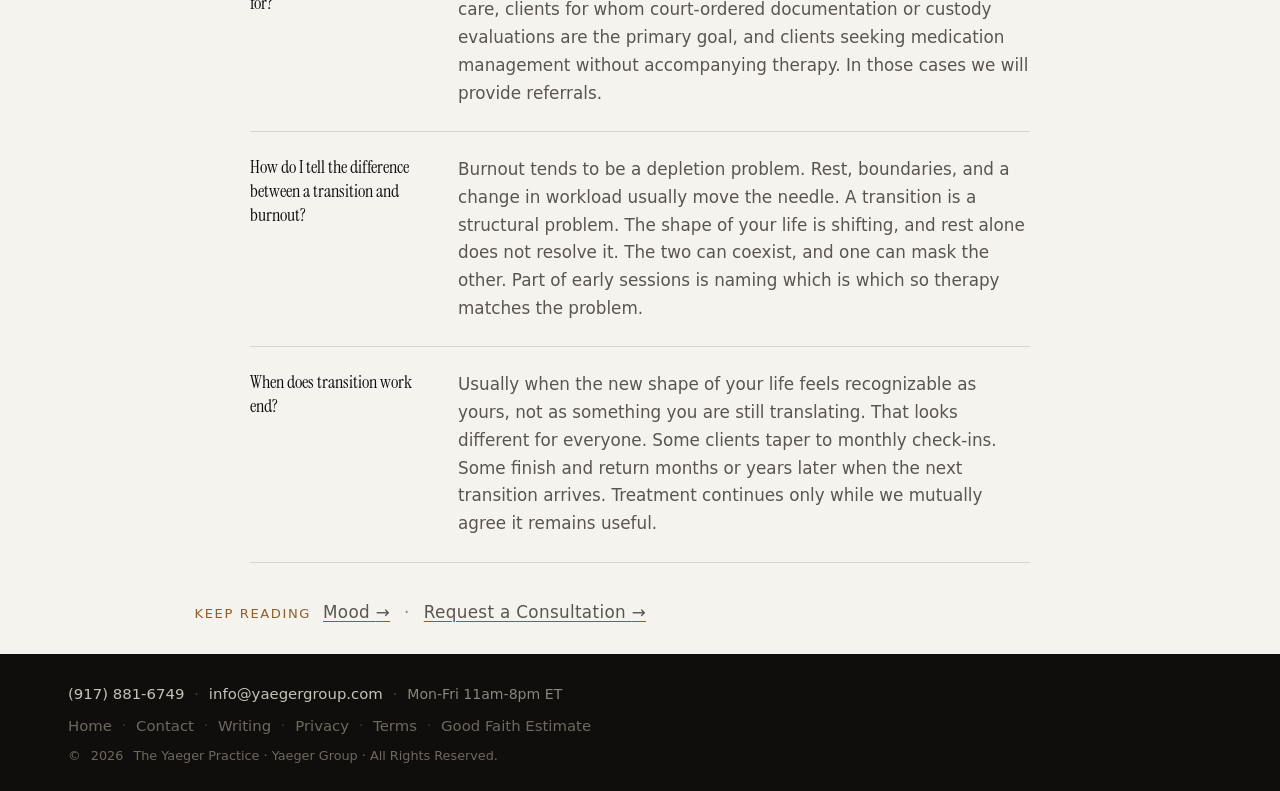
<file: transitions.html>
<!DOCTYPE html>
<html lang="en">
<head>
  <meta charset="UTF-8">
  <meta name="viewport" content="width=device-width, initial-scale=1.0">

  <title>Life Transitions Therapy in NYC &amp; Westchester | The Yaeger Practice</title>
  <meta name="description" content="Life transitions therapy for adults in NYC and Westchester. Support for career change, divorce, relocation, and loss. Telehealth throughout New York State.">
  <meta name="keywords" content="life transitions therapy, therapy for career change, counseling for divorce, help with relocation stress, breakup counseling, parenthood therapy, grief counseling, NYC telehealth therapy, New York telehealth therapy, Edward Yaeger LMHC">
  <meta name="author" content="Edward J. Yaeger, Jr., LMHC, The Yaeger Practice">
  <meta name="robots" content="index, follow, max-image-preview:large">
  <link rel="canonical" href="https://www.theyaegerpractice.com/transitions/">

  <meta property="og:type" content="website">
  <meta property="og:url" content="https://www.theyaegerpractice.com/transitions/">
  <meta property="og:title" content="Life Transitions Therapy in NYC &amp; Westchester | The Yaeger Practice">
  <meta property="og:description" content="Life transitions therapy for adults in NYC and Westchester. Support for career change, divorce, relocation, and loss. Telehealth throughout New York State.">
  <meta property="og:image" content="https://www.theyaegerpractice.com/assets/portrait-bw.jpg">
  <meta property="og:site_name" content="The Yaeger Practice">
  <meta property="og:locale" content="en_US">

  <meta name="twitter:card" content="summary_large_image">
  <meta name="twitter:url" content="https://www.theyaegerpractice.com/transitions/">
  <meta name="twitter:title" content="Life Transitions Therapy in NYC &amp; Westchester | The Yaeger Practice">
  <meta name="twitter:description" content="Life transitions therapy for adults in NYC and Westchester. Support for career change, divorce, relocation, and loss. Telehealth throughout New York State.">
  <meta name="twitter:image" content="https://www.theyaegerpractice.com/assets/portrait-bw.jpg">

  <link rel="icon" type="image/png" href="assets/logo.png">

  <link rel="preconnect" href="https://fonts.googleapis.com">
  <link rel="preconnect" href="https://fonts.gstatic.com" crossorigin>
  <link href="https://fonts.googleapis.com/css2?family=Instrument+Serif:ital@0;1&display=swap" rel="stylesheet">
  <link href="https://api.fontshare.com/v2/css?f[]=satoshi@400,500,700&display=swap" rel="stylesheet">

  <!-- Schema.org: MedicalBusiness -->
  <script type="application/ld+json">
  {
    "@context": "https://schema.org",
    "@type": "MedicalBusiness",
    "name": "The Yaeger Practice",
    "alternateName": "Yaeger Group",
    "image": "https://www.theyaegerpractice.com/assets/logo.png",
    "logo": "https://www.theyaegerpractice.com/assets/logo.png",
    "url": "https://www.theyaegerpractice.com/transitions/",
    "telephone": "+1-917-881-6749",
    "email": "info@yaegergroup.com",
    "address": { "@type": "PostalAddress", "addressLocality": "White Plains", "addressRegion": "NY", "addressCountry": "US" },
    "geo": { "@type": "GeoCoordinates", "latitude": "41.033986", "longitude": "-73.762910" },
    "areaServed": [
      { "@type": "State", "name": "New York" },
      { "@type": "City", "name": "New York City" },
      { "@type": "AdministrativeArea", "name": "Westchester County" }
    ],
    "openingHoursSpecification": [
      { "@type": "OpeningHoursSpecification",
        "dayOfWeek": ["Monday", "Tuesday", "Wednesday", "Thursday", "Friday"],
        "opens": "11:00", "closes": "20:00" }
    ],
    "availableService": {
      "@type": "MedicalTherapy",
      "name": "Life Transitions Therapy",
      "description": "Psychotherapy for adults navigating major life transitions including divorce, career change, relocation, breakups, parenthood, and loss."
    }
  }
  </script>

  <!-- Schema.org: Person -->
  <script type="application/ld+json">
  {
    "@context": "https://schema.org",
    "@type": "Person",
    "name": "Edward J. Yaeger, Jr.",
    "honorificSuffix": "LMHC, MBA, MPA, MA",
    "jobTitle": "Licensed Mental Health Counselor",
    "worksFor": { "@type": "MedicalBusiness", "name": "The Yaeger Practice", "url": "https://www.theyaegerpractice.com/" },
    "image": "https://www.theyaegerpractice.com/assets/portrait.jpg",
    "url": "https://www.theyaegerpractice.com/about/",
    "telephone": "+1-917-881-6749",
    "email": "info@yaegergroup.com",
    "sameAs": ["https://edwardyaeger.substack.com/"]
  }
  </script>

  <!-- Schema.org: Service -->
  <script type="application/ld+json">
  {
    "@context": "https://schema.org",
    "@type": "Service",
    "serviceType": "Life Transitions Therapy",
    "provider": { "@type": "MedicalBusiness", "name": "The Yaeger Practice", "url": "https://www.theyaegerpractice.com/" },
    "areaServed": [
      { "@type": "State", "name": "New York" },
      { "@type": "City", "name": "New York City" },
      { "@type": "AdministrativeArea", "name": "Westchester County" }
    ],
    "description": "Psychotherapy for adults navigating major life transitions: divorce, career change, relocation, breakups, parenthood, and loss. Delivered via telehealth throughout New York State."
  }
  </script>

  <!-- Schema.org: FAQPage -->
  <script type="application/ld+json">
  {
    "@context": "https://schema.org",
    "@type": "FAQPage",
    "mainEntity": [
      { "@type": "Question", "name": "What is life transitions therapy?",
        "acceptedAnswer": { "@type": "Answer", "text": "A catch-all term for psychotherapy focused on a specific kind of problem: you are between one chapter of your life and the next, and the in-between is harder than you expected. Divorce, career change, relocation, breakups, new parenthood, loss. Life transitions therapy takes that in-between seriously." } },
      { "@type": "Question", "name": "Do you work with people going through a career change?",
        "acceptedAnswer": { "@type": "Answer", "text": "Yes. Our training spans counseling, business, and public administration, and we tend to be useful for professionals navigating burnout, a layoff, reentry into the workforce, or a pivot they cannot quite name." } },
      { "@type": "Question", "name": "Can therapy help during a divorce or separation?",
        "acceptedAnswer": { "@type": "Answer", "text": "Grief, anger, identity, co-parenting, logistics, decisions you did not plan to make. Therapy gives all of this a place to think (and feel) through more clearly." } },
      { "@type": "Question", "name": "Do you offer life transitions therapy in NYC and Westchester?",
        "acceptedAnswer": { "@type": "Answer", "text": "Yes. We work with adults in NYC and Westchester, with online sessions available throughout New York State. Sessions take place over a secure, HIPAA-compliant video platform. You must be physically located in New York State at the time of your session." } },
      { "@type": "Question", "name": "Do you accept insurance?",
        "acceptedAnswer": { "@type": "Answer", "text": "No. The Yaeger Practice is a private-pay practice. A superbill is available on request, which you may submit to your insurance for possible out-of-network reimbursement. Check your out-of-network mental health benefits before you assume anything." } },
      { "@type": "Question", "name": "What happens in the first session?",
        "acceptedAnswer": { "@type": "Answer", "text": "A conversation. We want to hear what is going on, what you have already tried, and what you want to be different. You leave with a sense of whether this is the right fit and what a few early sessions might focus on." } },
      { "@type": "Question", "name": "Is there a free consultation?",
        "acceptedAnswer": { "@type": "Answer", "text": "Yes. A brief phone or video call before you commit to anything. Ask whatever you need to ask." } },
      { "@type": "Question", "name": "Where do I need to be during sessions?",
        "acceptedAnswer": { "@type": "Answer", "text": "You need to be physically located within New York State at the time of the session. That is a licensure requirement, not a preference. Otherwise, you choose a private, reliable spot that works for you." } }
    ]
  }
  </script>

  <!-- Schema.org: BreadcrumbList -->
  <script type="application/ld+json">
  {
    "@context": "https://schema.org",
    "@type": "BreadcrumbList",
    "itemListElement": [
      { "@type": "ListItem", "position": 1, "name": "Home", "item": "https://www.theyaegerpractice.com/" },
      { "@type": "ListItem", "position": 2, "name": "Life Transitions Therapy", "item": "https://www.theyaegerpractice.com/transitions/" }
    ]
  }
  </script>

  <style>
    :root {
      --color-bg:             #f5f3ee;
      --color-surface:        #faf8f4;
      --color-surface-2:      #ffffff;
      --color-surface-offset: #edeae3;
      --color-divider:        #d9d5cc;
      --color-border:         #ccc8be;
      --color-text:           #1a1815;
      --color-text-muted:     #5a564e;
      --color-text-faint:     #8a857c;
      --color-text-inverse:   #faf8f4;
      --color-primary:        #935d2a;
      --color-primary-hover:  #7c4e22;
      --color-primary-active: #6d4319;
      --color-ink:            #0f0e0c;

      --font-display: 'Instrument Serif', 'Georgia', serif;
      --font-body: 'Satoshi', 'Helvetica Neue', system-ui, sans-serif;

      --radius-sm: 0.375rem;
      --radius-md: 0.5rem;
      --radius-lg: 0.75rem;
      --radius-xl: 1rem;
      --radius-2xl: 1.5rem;

      --maxw: 1200px;
      --maxw-narrow: 880px;

      --transition: 180ms cubic-bezier(0.16, 1, 0.3, 1);
    }

    *, *::before, *::after { box-sizing: border-box; margin: 0; padding: 0; }
    html { scroll-behavior: smooth; scroll-padding-top: 90px; -webkit-font-smoothing: antialiased; -moz-osx-font-smoothing: grayscale; }
    body {
      font-family: var(--font-body);
      background: var(--color-bg);
      color: var(--color-text);
      font-size: 17px;
      line-height: 1.65;
      min-height: 100dvh;
    }
    img, svg { display: block; max-width: 100%; height: auto; }

    h1, h2, h3, h4 {
      font-family: var(--font-display);
      font-weight: 400;
      letter-spacing: -0.01em;
      line-height: 1.15;
      color: var(--color-text);
    }
    h1 { font-size: clamp(2.8rem, 6vw, 5rem); letter-spacing: -0.02em; }
    h2 { font-size: clamp(2rem, 4vw, 3rem); letter-spacing: -0.015em; }
    h3 { font-size: 1.4rem; letter-spacing: -0.01em; }

    p { color: var(--color-text-muted); max-width: 65ch; }
    a { color: var(--color-primary); text-decoration: none; transition: color var(--transition); }
    a:hover { color: var(--color-primary-hover); text-decoration: underline; }

    .container { max-width: var(--maxw); margin: 0 auto; padding: 0 28px; }

    .skip { position: absolute; left: -9999px; top: 0; background: var(--color-ink); color: #fff; padding: 10px 14px; z-index: 100; }
    .skip:focus { left: 12px; top: 12px; }

    /* ===== Header ===== */
    .site-header {
      position: sticky; top: 0; z-index: 50;
      background: rgba(245, 243, 238, 0.88);
      backdrop-filter: saturate(140%) blur(14px);
      -webkit-backdrop-filter: saturate(140%) blur(14px);
      border-bottom: 1px solid var(--color-divider);
    }
    .nav {
      display: flex; flex-direction: column; align-items: stretch;
      padding: 14px 28px 10px; max-width: var(--maxw); margin: 0 auto;
      gap: 10px;
    }
    .nav-top {
      display: flex; align-items: center; justify-content: space-between;
      gap: 24px;
    }
    .nav-cta {
      font-family: var(--font-body);
      font-size: 0.82rem; font-weight: 400;
      color: var(--color-text-muted);
      text-decoration: none;
      border-bottom: 1px solid rgba(147, 93, 42, 0.3);
      padding-bottom: 2px;
      letter-spacing: normal;
      white-space: nowrap;
      transition: color 180ms, border-color 180ms;
    }
    .nav-cta:hover {
      color: var(--color-primary);
      border-bottom-color: var(--color-primary);
      text-decoration: none;
    }
    .brand { display: flex; align-items: center; gap: 12px; text-decoration: none; }
    .brand:hover { text-decoration: none; }
    .brand img { height: 56px; width: auto; }
    .brand-text {
      font-family: var(--font-display); font-size: 1.55rem; color: var(--color-text);
      line-height: 1; letter-spacing: -0.01em;
      display: flex; flex-direction: column; gap: 5px;
    }
    .brand-text a.brand-practice { color: inherit; text-decoration: none; }
    .brand-text a.brand-practice:hover { color: var(--color-primary); text-decoration: none; }
    .brand-text .brand-sublink {
      font-family: var(--font-body); font-size: 0.68rem;
      font-weight: 500; color: var(--color-text-faint); letter-spacing: 0.14em;
      text-transform: uppercase; text-decoration: none;
      transition: color 180ms;
    }
    .brand-text .brand-sublink:hover { color: var(--color-primary); text-decoration: none; }
    .nav-links {
      display: flex; gap: 28px; align-items: center; flex-wrap: nowrap;
      justify-content: flex-start;
      padding-top: 8px;
      border-top: 1px solid var(--color-divider);
    }
    .nav-links a {
      color: var(--color-text); font-weight: 500; font-size: 0.95rem;
      font-family: var(--font-body);
      white-space: nowrap;
    }
    .nav-links a:hover { color: var(--color-primary); text-decoration: none; }
    .hero-cta .btn {
      padding: 10px 20px; font-size: 0.9rem;
      box-shadow: 0 5px 14px rgba(147, 93, 42, 0.16);
    }
    @media (max-width: 1040px) {
      .nav-links { gap: 22px; }
      .nav-links a { font-size: 0.9rem; }
    }
    @media (max-width: 860px) {
      .nav-links { gap: 18px; }
      .nav-links a { font-size: 0.88rem; }
    }
    @media (max-width: 720px) {
      .nav { padding: 12px 20px 10px; }
      .nav-top { gap: 16px; }
      .nav-links { gap: 14px; flex-wrap: wrap; }
      .nav-links a { font-size: 0.84rem; }
    }
    @media (max-width: 480px) {
      .nav { padding: 12px 16px 10px; }
      .nav-links { gap: 12px; }
      .nav-links a { font-size: 0.78rem; }
    }

    /* Mobile: keep primary nav on one line */
    @media (max-width: 480px) {
      .nav-links { flex-wrap: nowrap; justify-content: space-between; gap: 6px; }
      .nav-links a { font-size: clamp(0.68rem, 3.2vw, 0.78rem); }
    }

    /* ===== Buttons ===== */
    .btn {
      display: inline-flex; align-items: center; gap: 8px;
      padding: 14px 26px; border-radius: 999px;
      font-family: var(--font-body); font-weight: 500; font-size: 0.96rem;
      letter-spacing: 0.01em;
      transition: transform var(--transition), background var(--transition), box-shadow var(--transition);
      border: 1px solid transparent; cursor: pointer;
    }
    .btn:hover { text-decoration: none; }
    .btn-primary {
      background: var(--color-primary); color: #fff;
      box-shadow: 0 8px 22px rgba(147, 93, 42, 0.22);
    }
    .btn-primary:hover { background: var(--color-primary-hover); transform: translateY(-1px); color: #fff; }
    .btn-ghost {
      background: transparent; color: var(--color-text); border-color: var(--color-border);
    }
    .btn-ghost:hover { background: var(--color-surface-offset); color: var(--color-text); border-color: var(--color-text-faint); }

    /* ===== Breadcrumb ===== */
    .breadcrumb { font-size: 0.85rem; color: var(--color-text-faint); padding: 22px 0 0; font-family: var(--font-body); }
    .breadcrumb a { color: var(--color-text-faint); }
    .breadcrumb a:hover { color: var(--color-primary); text-decoration: none; }
    .breadcrumb span { margin: 0 10px; }

    /* ===== Hero ===== */
    .hero { padding: 80px 0 40px; position: relative; overflow: hidden; }
    .hero-grid {
      display: grid; grid-template-columns: 1.2fr 1fr; gap: 72px; align-items: center;
      position: relative;
    }
    @media (max-width: 960px) { .hero-grid { grid-template-columns: 1fr; gap: 56px; } }
    .hero-copy { max-width: 760px; }
    .eyebrow {
      display: inline-flex; align-items: center; gap: 10px;
      font-family: var(--font-body);
      font-size: 0.76rem; letter-spacing: 0.18em; text-transform: uppercase;
      color: var(--color-primary); font-weight: 500;
      margin-bottom: 28px;
    }
    .eyebrow::before {
      content: ""; width: 28px; height: 1px; background: var(--color-primary);
    }
    .hero h1 {
      line-height: 1.05;
      margin-bottom: 28px;
      color: var(--color-ink);
    }
    .hero h1 .accent { color: inherit; }
    .hero-lede { font-size: 1.2rem; color: var(--color-text-muted); max-width: 580px; line-height: 1.6; margin-bottom: 0; }
    .hero-cta { display: flex; gap: 14px; flex-wrap: wrap; }
    .hero-trust {
      display: flex; gap: 10px 22px; margin-top: 36px; flex-wrap: wrap;
      color: var(--color-text-muted); font-size: 0.9rem; font-family: var(--font-body);
      position: relative; z-index: 2;
    }
    .hero-trust span { display: inline-flex; align-items: center; gap: 8px; }
    .hero-trust span::before {
      content: ""; width: 5px; height: 5px; border-radius: 50%;
      background: var(--color-primary); display: inline-block;
    }

    .hero-visual {
      position: relative; aspect-ratio: 4/5; max-width: 480px; margin-left: auto;
    }
    .hero-portrait {
      width: 100%; height: 100%; object-fit: cover;
      border-radius: var(--radius-2xl);
      box-shadow: 0 30px 70px rgba(15, 14, 12, 0.22);
    }
    .hero-badge {
      position: absolute; bottom: -28px; left: -28px;
      background: var(--color-surface-2);
      border-radius: var(--radius-xl);
      padding: 20px 24px;
      box-shadow: 0 20px 50px rgba(15, 14, 12, 0.12);
      border: 1px solid var(--color-divider);
      display: flex; gap: 14px; align-items: center;
      max-width: 300px;
    }
    .hero-badge-mark {
      width: 54px; height: 54px; flex-shrink: 0;
      background: url('assets/logo.png') center/contain no-repeat;
    }
    .hero-badge-text {
      font-family: var(--font-display); font-size: 1rem; line-height: 1.3;
      color: var(--color-text);
    }
    .hero-badge-text small {
      display: block; font-family: var(--font-body); font-size: 0.7rem;
      letter-spacing: 0.14em; text-transform: uppercase;
      color: var(--color-text-faint); margin-bottom: 4px; font-weight: 500;
    }
    .hero-badge-text .creds {
      font-family: var(--font-body); font-size: 0.78rem;
      color: var(--color-text-faint); margin-top: 2px; letter-spacing: 0.02em;
    }
    @media (max-width: 480px) {
      .hero-badge { left: 16px; bottom: -20px; padding: 14px 18px; max-width: 260px; }
    }

    /* ===== Sections ===== */
    section { padding: 110px 0; }
    .section-alt { background: var(--color-surface); border-top: 1px solid var(--color-divider); border-bottom: 1px solid var(--color-divider); }

    .section-header { max-width: 760px; margin: 0 auto 72px; }
    .section-header.centered { text-align: center; }
    .section-header p { margin: 18px 0 0; font-size: 1.08rem; color: var(--color-text-muted); }
    .section-header.centered p { margin-left: auto; margin-right: auto; }

    /* ===== Clinician ===== */
    .clinician-card {
      display: grid; grid-template-columns: 260px 1fr; gap: 56px; align-items: center;
      background: var(--color-surface-2); border: 1px solid var(--color-divider);
      border-radius: var(--radius-2xl);
      padding: 52px; max-width: 1000px; margin: 0 auto;
    }
    @media (max-width: 720px) { .clinician-card { grid-template-columns: 1fr; text-align: center; padding: 36px; gap: 32px; } }
    .clinician-photo {
      width: 260px; height: 260px; border-radius: 50%; object-fit: cover;
      border: 4px solid var(--color-surface-2);
      box-shadow: 0 10px 30px rgba(15, 14, 12, 0.15);
    }
    @media (max-width: 720px) { .clinician-photo { margin: 0 auto; width: 200px; height: 200px; } }
    .clinician-creds {
      display: inline-block; font-family: var(--font-body);
      font-size: 0.76rem; letter-spacing: 0.16em; text-transform: uppercase;
      color: var(--color-primary); font-weight: 500; margin-bottom: 14px;
    }
    .clinician-card h2 { font-size: 2.1rem; margin-bottom: 18px; line-height: 1.15; }
    .clinician-card h2 span { color: var(--color-primary); font-style: italic; display: block; font-size: 1.3rem; margin-top: 6px; }
    .clinician-card p { font-size: 1.02rem; max-width: none; margin-bottom: 14px; }
    .clinician-card p:last-child { margin-bottom: 0; }

    /* ===== Transitions grid ===== */
    .trans-grid { display: grid; grid-template-columns: repeat(4, 1fr); gap: 2px;
      background: var(--color-divider); border: 1px solid var(--color-divider); border-radius: var(--radius-xl); overflow: hidden; }
    @media (max-width: 1100px) { .trans-grid { grid-template-columns: repeat(3, 1fr); } }
    @media (max-width: 820px)  { .trans-grid { grid-template-columns: repeat(2, 1fr); } }
    @media (max-width: 520px)  { .trans-grid { grid-template-columns: 1fr; } }
    .trans-card {
      background: var(--color-surface-2);
      padding: 36px 32px;
      transition: background var(--transition);
    }
    .trans-card:hover { background: var(--color-surface); }
    .trans-card .label {
      font-family: var(--font-body); font-size: 0.72rem; font-weight: 500;
      letter-spacing: 0.16em; text-transform: uppercase;
      color: var(--color-primary); margin-bottom: 16px;
    }
    .trans-card h3 { margin-bottom: 14px; font-size: 1.55rem; line-height: 1.2; }
    .trans-card p { font-size: 0.98rem; margin: 0; color: var(--color-text-muted); line-height: 1.6; }
    .trans-footnote {
      max-width: 640px; margin: 48px auto 0; text-align: center;
      font-size: 1.05rem; line-height: 1.7; color: var(--color-text-muted);
    }

    /* ===== Approach ===== */
    .approach-prose {
      max-width: 780px; margin: 0 auto;
    }
    .approach-prose p {
      font-size: 1.15rem; line-height: 1.75; color: var(--color-text-muted);
      margin-bottom: 1.4em;
    }
    .approach-prose p:last-child { margin-bottom: 0; }
    .approach-prose strong {
      color: var(--color-text); font-weight: 600;
    }
    .approach-defs {
      max-width: 780px; margin: 48px auto 0;
      display: flex; flex-direction: column; gap: 0;
    }
    .approach-def {
      display: grid; grid-template-columns: 140px 1fr;
      gap: 28px; padding: 22px 0;
      border-top: 1px solid var(--color-divider);
    }
    .approach-def:last-child { border-bottom: 1px solid var(--color-divider); }
    .approach-def dt {
      font-family: var(--font-body);
      font-size: 0.78rem; letter-spacing: 0.14em; text-transform: uppercase;
      color: var(--color-primary); font-weight: 500;
      padding-top: 4px;
    }
    .approach-def dd {
      font-size: 1.05rem; line-height: 1.7; color: var(--color-text-muted);
      margin: 0;
    }
    .approach-def dd strong { color: var(--color-text); font-weight: 600; }
    @media (max-width: 560px) {
      .approach-def { grid-template-columns: 1fr; gap: 8px; }
    }
    .approach-cta {
      max-width: 780px; margin: 28px auto 0;
      text-align: right;
    }
    .approach-cta a {
      font-family: var(--font-body);
      font-size: 0.92rem; letter-spacing: 0.04em;
      color: var(--color-text-muted);
      text-decoration: none;
      border-bottom: 1px solid rgba(147, 93, 42, 0.35);
      padding-bottom: 2px;
      transition: color 0.2s ease, border-color 0.2s ease;
    }
    .approach-cta a:hover {
      color: var(--color-primary);
      border-bottom-color: var(--color-primary);
    }
    .approach-cta .arrow {
      display: inline-block; margin-left: 6px;
      transition: transform 0.2s ease;
    }
    .approach-cta a:hover .arrow { transform: translateX(3px); }

    /* ===== Keep Reading ===== */
    .next-row {
      padding: 72px 0 40px;
      border-top: 1px solid var(--color-divider);
      text-align: center;
    }
    .next-row .keep-reading { display: inline-block; }
    .next-row .keep-reading .kr-sub { margin-left: auto; margin-right: auto; }
    .keep-reading .kr-label {
      font-family: var(--font-body);
      font-size: 0.78rem; letter-spacing: 0.18em; text-transform: uppercase;
      color: var(--color-primary); font-weight: 500;
      margin-bottom: 14px;
    }
    .keep-reading a {
      font-family: var(--font-display);
      font-size: 2rem; line-height: 1.2;
      color: var(--color-text);
      text-decoration: none;
      display: inline-flex; align-items: baseline; gap: 14px;
      transition: color 0.2s ease;
    }
    .keep-reading a:hover { color: var(--color-primary); }
    .keep-reading .kr-arrow {
      font-size: 1.6rem;
      color: var(--color-primary);
      transition: transform 0.2s ease;
    }
    .keep-reading a:hover .kr-arrow { transform: translateX(6px); }
    .keep-reading .kr-sub {
      display: block; margin-top: 10px;
      font-family: var(--font-body); font-size: 0.95rem;
      color: var(--color-text-muted);
      max-width: 360px;
    }
    .book-link {
      justify-self: end;
    }
    @media (max-width: 720px) { .book-link { justify-self: center; } }
    .book-link a {
      font-family: var(--font-body);
      font-size: 0.95rem; letter-spacing: 0.04em;
      color: var(--color-text-muted);
      text-decoration: none;
      border-bottom: 1px solid rgba(147, 93, 42, 0.35);
      padding-bottom: 3px;
      transition: color 0.2s ease, border-color 0.2s ease;
      display: inline-flex; align-items: baseline; gap: 6px;
    }
    .book-link a:hover {
      color: var(--color-primary);
      border-bottom-color: var(--color-primary);
    }
    .book-link .arrow { transition: transform 0.2s ease; }
    .book-link a:hover .arrow { transform: translateX(3px); }

    .cycle-showcase {
      margin-top: 80px;
      background: var(--color-ink);
      border-radius: var(--radius-2xl);
      padding: 64px; display: grid; grid-template-columns: 1fr 1fr; gap: 56px; align-items: center;
    }
    @media (max-width: 900px) { .cycle-showcase { grid-template-columns: 1fr; padding: 40px; } }
    .cycle-showcase h3 { color: #fff; font-size: 2.2rem; margin-bottom: 20px; line-height: 1.2; }
    .cycle-showcase p { color: #c7c2b8; font-size: 1.05rem; margin-bottom: 24px; max-width: none; }
    .cycle-showcase .eyebrow { color: #d4944e; margin-bottom: 24px; }
    .cycle-showcase .eyebrow::before { background: #d4944e; }
    .cycle-showcase img { border-radius: var(--radius-xl); background: #fff; padding: 12px; }

    /* ===== Process ===== */
    .process-list {
      max-width: 820px; margin: 0 auto;
      display: grid; gap: 2px;
      background: var(--color-divider);
      border: 1px solid var(--color-divider);
      border-radius: var(--radius-xl); overflow: hidden;
    }
    .process-row {
      display: grid; grid-template-columns: 120px 1fr; gap: 40px;
      padding: 36px 40px; background: var(--color-surface-2); align-items: baseline;
    }
    @media (max-width: 640px) { .process-row { grid-template-columns: 1fr; gap: 8px; padding: 28px; } }
    .process-num {
      font-family: var(--font-display); font-style: italic; font-size: 2.4rem;
      color: var(--color-primary); line-height: 1;
    }
    .process-row h3 { font-size: 1.35rem; margin-bottom: 8px; }
    .process-row p { font-size: 0.98rem; margin: 0; }

    /* ===== Infographic figure ===== */
    .infographic {
      max-width: 820px; margin: 0 auto; padding: 0;
    }
    .infographic img, .infographic svg {
      width: 100%; height: auto; display: block;
      border-radius: var(--radius-xl);
      box-shadow: 0 10px 40px rgba(15, 14, 12, 0.06);
      background: #faf7f0;
    }
    .infographic figcaption {
      font-family: var(--font-body); font-size: 0.9rem;
      color: var(--color-text-faint); text-align: center;
      margin-top: 20px; font-style: italic;
    }

    /* ===== FAQ ===== */
    .faq-list { max-width: 860px; margin: 0 auto; }
    details.faq {
      background: var(--color-surface-2); border: 1px solid var(--color-divider);
      border-radius: var(--radius-xl); margin-bottom: 14px; overflow: hidden;
      transition: box-shadow var(--transition), border-color var(--transition);
    }
    details.faq[open] { box-shadow: 0 10px 30px rgba(15, 14, 12, 0.05); border-color: var(--color-primary); }
    details.faq summary {
      padding: 24px 28px; cursor: pointer; font-weight: 500; color: var(--color-text);
      list-style: none; display: flex; justify-content: space-between; align-items: center;
      font-size: 1.05rem; font-family: var(--font-body); gap: 20px;
    }
    details.faq summary::-webkit-details-marker { display: none; }
    details.faq summary::after {
      content: "+"; font-size: 1.6rem; color: var(--color-primary); transition: transform var(--transition);
      font-family: var(--font-display); flex-shrink: 0;
    }
    details.faq[open] summary::after { content: "−"; }
    details.faq .faq-body { padding: 0 28px 26px; color: var(--color-text-muted); font-family: var(--font-body); font-size: 0.98rem; line-height: 1.65; }

    /* ===== CTA banner ===== */
    .cta-banner {
      background: linear-gradient(135deg, var(--color-primary) 0%, #6d4319 100%);
      color: #fff; border-radius: var(--radius-2xl); padding: 80px 56px;
      text-align: center; margin: 0; position: relative; overflow: hidden;
    }
    .cta-banner::before {
      content: ""; position: absolute; top: -40%; right: -15%;
      width: 500px; height: 500px; border-radius: 50%;
      background: radial-gradient(circle, rgba(255,255,255,0.10), transparent 60%);
    }
    .cta-banner h2, .cta-banner p { color: #fff; position: relative; }
    .cta-banner h2 { font-size: clamp(2rem, 4vw, 2.8rem); margin-bottom: 18px; }
    .cta-banner p { opacity: 0.92; max-width: 580px; margin: 0 auto 32px; font-size: 1.08rem; }
    .cta-banner .btn { position: relative; }
    .cta-banner .btn-primary { background: #fff; color: var(--color-primary); box-shadow: 0 10px 30px rgba(0,0,0,0.15); }
    .cta-banner .btn-primary:hover { background: var(--color-bg); color: var(--color-primary); }
    .cta-banner .btn-ghost { border-color: rgba(255,255,255,0.5); color: #fff; }
    .cta-banner .btn-ghost:hover { background: rgba(255,255,255,0.12); color: #fff; border-color: #fff; }

    .disclaimer {
      margin: 56px auto 0; max-width: 860px;
      padding: 20px 24px;
      background: var(--color-surface-2); border: 1px solid var(--color-divider);
      border-left: 3px solid var(--color-primary);
      border-radius: var(--radius-lg); font-size: 0.92rem; color: var(--color-text-muted);
      font-family: var(--font-body);
    }
    .disclaimer strong { color: var(--color-text); }

    /* ===== Footer ===== */
    footer {
      background: var(--color-ink); color: #c7c2b8;
      padding: 80px 0 36px;
    }
    footer h4 {
      color: #fff; font-size: 0.8rem; margin-bottom: 20px;
      font-family: var(--font-body); font-weight: 500;
      letter-spacing: 0.16em; text-transform: uppercase;
    }
    .foot-grid { display: grid; grid-template-columns: 1.5fr 1fr 1fr 1fr 1fr; gap: 40px; }
    @media (max-width: 900px) { .foot-grid { grid-template-columns: 1fr 1fr; gap: 32px; } }
    @media (max-width: 480px) { .foot-grid { grid-template-columns: 1fr; } }
    footer ul { list-style: none; padding: 0; margin: 0; }
    footer ul li { margin-bottom: 10px; }
    footer a { color: #c7c2b8; font-size: 0.93rem; font-family: var(--font-body); }
    footer a:hover { color: #fff; text-decoration: none; }
    footer .brand-text { color: #fff; }
    footer .brand-text small { color: #8a857c; }
    .foot-bottom {
      margin-top: 60px; padding-top: 28px; border-top: 1px solid #2a2521;
      display: flex; justify-content: space-between; font-size: 0.85rem; color: #8a857c;
      flex-wrap: wrap; gap: 14px; font-family: var(--font-body);
    }
    .foot-bottom a { color: #8a857c; }
    .foot-bottom a:hover { color: #fff; text-decoration: none; }

    /* Minimal footer */
    footer.foot-min { padding: 28px 0 24px; }
    footer.foot-min .foot-line {
      margin: 0; line-height: 1.7; font-family: var(--font-body);
      font-size: 0.88rem; color: #8a857c;
      display: flex; flex-wrap: wrap; align-items: center; gap: 0 10px;
    }

    /* Mobile: drop footer separators so none dangle at line ends */
    @media (max-width: 640px) {
      footer.foot-min .foot-line { gap: 2px 16px; }
      footer.foot-min .foot-line > span[aria-hidden="true"] { display: none; }
    }
    footer.foot-min .foot-line + .foot-line { margin-top: 6px; }
    footer.foot-min .foot-tagline { display: block; color: #c7c2b8; font-size: 0.93rem; }
    footer.foot-min .foot-fine { font-size: 0.8rem; color: #6e685f; margin-top: 14px; }
    footer.foot-min .foot-line a { color: #c7c2b8; text-decoration: none; }
    footer.foot-min .foot-line a:hover { color: #fff; }
    footer.foot-min .foot-fine a { color: #6e685f; }
    footer.foot-min .foot-line span[aria-hidden="true"] { color: #4a443d; }

    /* ============================================================
       DESIGN POLISH PASS — tempered restraint overrides
       Spacing scale: 16 / 24 / 40 / 64 / 96
       Color: burnt-orange reserved for one role per page (links + accent rule)
       Measure: body prose 62–68ch
       Hairlines: 1px dividers at section breaks
       Motion: respect prefers-reduced-motion
       ============================================================ */

    :root {
      --space-1: 16px;
      --space-2: 24px;
      --space-3: 40px;
      --space-4: 64px;
      --space-5: 96px;
    }

    /* Tighter measure on all body prose */
    p { max-width: 66ch; }
    .hero-lede { max-width: 62ch; }
    .section-intro p,
    .approach-defs dd,
    .keep-reading p { max-width: 64ch; }

    /* Typographic hierarchy: single display size per page, step down subheads */
    h2 { font-size: clamp(1.75rem, 3.2vw, 2.4rem); }
    h3 { font-size: 1.25rem; letter-spacing: -0.005em; }
    .section-title { font-size: clamp(1.75rem, 3.2vw, 2.4rem); }

    /* Color restraint: tone the hero-trust dot to a faint neutral */
    .hero-trust span::before {
      background: var(--color-text-faint) !important;
      opacity: 0.55;
    }

    /* Link hover: keep color stable, underline alone signals affordance */
    a:hover { color: var(--color-primary); text-decoration: underline; text-decoration-thickness: 1px; text-underline-offset: 3px; }

    /* Hairline system: every section boundary is a 1px divider */
    section + section { border-top: 1px solid var(--color-divider); }

    /* Subtle burnt-orange focus ring (no browser blue) */
    *:focus { outline: none; }
    a:focus-visible,
    button:focus-visible,
    .btn:focus-visible,
    input:focus-visible,
    textarea:focus-visible,
    select:focus-visible,
    summary:focus-visible,
    [tabindex]:focus-visible {
      outline: 2px solid var(--color-primary);
      outline-offset: 3px;
      border-radius: 2px;
    }

    @media (max-width: 640px) {
      .faq-row { grid-template-columns: 1fr !important; gap: 12px !important; }
    }

    /* prefers-reduced-motion: disable transitions, animations, smooth scroll */
    @media (prefers-reduced-motion: reduce) {
      *, *::before, *::after {
        animation-duration: 0.001ms !important;
        animation-iteration-count: 1 !important;
        transition-duration: 0.001ms !important;
        scroll-behavior: auto !important;
      }
      html { scroll-behavior: auto; }
    }

  </style>
</head>
<body>
  <a href="#main" class="skip">Skip to main content</a>

  <header class="site-header" role="banner">
    <div class="nav">
      <div class="nav-top">
      <div class="brand">
        <a href="index.html" aria-label="The Yaeger Practice home" class="brand-logo-link" style="display:inline-flex; align-items:center;"><img src="assets/logo.png" alt=""></a>
        <span class="brand-text">
          <a href="index.html" class="brand-practice">The Yaeger Practice</a>
          <a href="https://yaegergroup.com/" class="brand-sublink" target="_blank" rel="noopener">Yaeger Group</a>
        </span>
      </div>
        <a href="contact.html" class="nav-cta">Request a Consultation</a>
      </div>
      <nav class="nav-links" aria-label="Primary">
        <a href="about.html">About</a>
        <a href="transitions.html" aria-current="page">Transition</a>
        <a href="mood.html">Mood</a>
        <a href="sex.html">Sex</a>
        <a href="queer-therapy-new-york.html">Queer</a>
        <a href="fees.html">Cost</a>
        <a href="contact.html">Contact</a>
        <a href="musing.html">Musing</a>
      </nav>
    </div>
  </header>

  <main id="main">
    <!-- HERO -->
    <section class="hero" aria-labelledby="hero-heading">
      <div class="container">
        <div class="hero-copy">
          <span class="eyebrow">Life Transitions Therapy</span>
          <h1 id="hero-heading">You are between one chapter and the next. <span class="accent">It should be taken seriously.</span></h1>
          <p class="hero-lede">
            Psychotherapy for adults in the middle of a real transition: a divorce, a career pivot, a move, a breakup, a new baby, a loss.
          </p>
          <p class="hero-lede" style="margin-top: 18px; font-size: 1.05rem;">Online therapy for adults in NYC and Westchester, with telehealth available throughout New York State.</p>
        </div>
      </div>
    </section>

    <!-- TRANSITIONS -->
    <section id="transitions" aria-labelledby="trans-heading" style="padding: 60px 0 50px;">
      <div class="container">
        <div class="section-header centered">
          <span class="eyebrow" style="justify-content: center;">What We Work On</span>
          <h2 id="trans-heading">The kinds of transitions we see most often</h2>
        </div>

        <div class="trans-grid">
          <article class="trans-card">
            <div class="label">Partnership</div>
            <h3>Marriage &amp; committed partnership</h3>
            <p>Getting ready to merge lives, a rocky first year, a quiet distance a decade in. Therapy is rarely about a single dispute; it is about the shape of the lives built together.</p>
          </article>

          <article class="trans-card">
            <div class="label">Separation</div>
            <h3>Divorce &amp; separation</h3>
            <p>Grief, anger, identity, co-parenting, logistics, decisions you did not plan to make. Therapy gives all of this a place to think (and feel) through more clearly.</p>
          </article>

          <article class="trans-card">
            <div class="label">Work</div>
            <h3>Career change</h3>
            <p>Burnout, a layoff, reentry into the workforce, starting over mid-career. Whether the change is sudden or not yet fully named, therapy can help you recover a sense of agency.</p>
          </article>

          <article class="trans-card">
            <div class="label">Place</div>
            <h3>Relocation</h3>
            <p>A new city, a return, a move you had to make. Relocation is rarely merely logistical; it touches community, identity, and who you get to be next.</p>
          </article>

          <article class="trans-card">
            <div class="label">Romance</div>
            <h3>Breakups</h3>
            <p>A long relationship ending, a short one that hurt more than it should have, or the slow recognition that something was over a while ago. Process it, learn from it, get your attention back.</p>
          </article>

          <article class="trans-card">
            <div class="label">Family</div>
            <h3>New parenthood</h3>
            <p>First baby, second baby, blended family. The identity shift is real, and so are the pressures on the parents. Therapy is a place to name all of it out loud.</p>
          </article>

          <article class="trans-card">
            <div class="label">Loss</div>
            <h3>Grief &amp; loss</h3>
            <p>A person, a pet, a role, a version of your life you thought you were going to have. Loss is often ambiguous, and grief does not move on a schedule. Therapy does not try to rush it.</p>
          </article>

          <article class="trans-card">
            <div class="label">Other</div>
            <h3>Other major transitions</h3>
            <p>Retirement, remarriage, a diagnosis, coming out, estrangement, a sudden financial shift, political uncertainty. If it is reshaping your life, it matters.</p>
          </article>
        </div>

        <p class="trans-footnote">If none of these fit and you are still in the middle of something that is reshaping your life, know that it is just as significant.</p>
      </div>
    </section>

    <!-- INFOGRAPHIC: BURNOUT PATTERN -->
    <section aria-labelledby="burnout-heading" style="padding: 60px 0 90px;">
      <div class="container">
        <div class="section-header centered">
          <span class="eyebrow" style="justify-content: center;">A Pattern to Notice</span>
          <h2 id="burnout-heading">How burnout starts showing up</h2>
          <p class="section-lede" style="max-width: 680px; margin: 18px auto 0; color: var(--color-text-muted); font-size: 1.05rem; line-height: 1.65;">Many transitions people bring into therapy are preceded, accelerated, or complicated by burnout. This is what it tends to look like before it gets named.</p>
          <p style="max-width: 680px; margin: 18px auto 0; color: var(--color-text-muted); font-size: 1.05rem; line-height: 1.65;">Read <a href="https://edwardyaeger.substack.com/p/signs-of-burnout" target="_blank" rel="noopener" style="color: inherit; text-decoration: underline; text-decoration-color: var(--color-primary); text-underline-offset: 3px;">Signs of Burnout</a> in <cite>Musings for the Mental</cite>.</p>
        </div>
        <figure class="infographic" style="margin-top: 48px;">
          <img src="assets/burnout-pattern.svg" alt="Four-zone pattern map of burnout signs across cognitive, physical, emotional, and behavioral dimensions, with an intensity gradient from early drift to spillover.">
        </figure>

        <p class="kr-inline" style="margin-top: 56px; text-align: center; font-size: 1.05rem; color: var(--color-text-muted); letter-spacing: 0.02em;"><span style="text-transform: uppercase; letter-spacing: 0.12em; font-size: 0.82rem; color: var(--color-primary); margin-right: 12px;">Keep reading</span><a href="mood.html" style="color: inherit; text-decoration: underline; text-decoration-color: var(--color-primary); text-underline-offset: 3px;">Mood <span aria-hidden="true">→</span></a><span style="margin: 0 14px; color: var(--color-text-faint);">·</span><a href="contact.html" style="color: inherit; text-decoration: underline; text-decoration-color: var(--color-primary); text-underline-offset: 3px; font-size: 0.88rem;">Request a Consultation <span aria-hidden="true">→</span></a></p>
      </div>
    </section>

    <!-- FAQ -->
    <section aria-labelledby="faq-heading" style="padding: 64px 0 28px;">
      <div class="container">
        <div class="section-header" style="max-width: 780px; margin: 0 auto 32px;">
          <span class="eyebrow">FAQ</span>
          <h2 id="faq-heading">Frequently asked questions</h2>
        </div>

        <dl class="faq-list" style="max-width: 780px; margin: 0 auto;">
          <div class="faq-row" style="display: grid; grid-template-columns: 180px 1fr; gap: 28px; padding: 24px 0; border-top: 1px solid var(--color-divider);">
            <dt style="font-family: var(--font-serif, 'Instrument Serif', serif); font-size: 1.1rem; line-height: 1.35; color: var(--color-ink);">Do you offer life transitions therapy in NYC and Westchester?</dt>
            <dd style="margin: 0; font-size: 1.05rem; line-height: 1.65; color: var(--color-text-muted); max-width: 64ch;">Yes. We work with adults in NYC and Westchester, with online sessions available throughout New York State. Sessions take place over a secure, HIPAA-compliant video platform. You must be physically located in New York State at the time of your session.</dd>
          </div>
          <div class="faq-row" style="display: grid; grid-template-columns: 180px 1fr; gap: 28px; padding: 24px 0; border-top: 1px solid var(--color-divider);">
            <dt style="font-family: var(--font-serif, 'Instrument Serif', serif); font-size: 1.1rem; line-height: 1.35; color: var(--color-ink);">Is a transition always a crisis?</dt>
            <dd style="margin: 0; font-size: 1.05rem; line-height: 1.65; color: var(--color-text-muted); max-width: 64ch;">No. Some transitions are chosen; some are imposed. Therapy can be useful in either case.</dd>
          </div>
          <div class="faq-row" style="display: grid; grid-template-columns: 180px 1fr; gap: 28px; padding: 24px 0; border-top: 1px solid var(--color-divider);">
            <dt style="font-family: var(--font-serif, 'Instrument Serif', serif); font-size: 1.1rem; line-height: 1.35; color: var(--color-ink);">Do I need to know what my transition is before we start?</dt>
            <dd style="margin: 0; font-size: 1.05rem; line-height: 1.65; color: var(--color-text-muted); max-width: 64ch;">No. Therapy often begins by naming what the transition actually is.</dd>
          </div>
          <div class="faq-row" style="display: grid; grid-template-columns: 180px 1fr; gap: 28px; padding: 24px 0; border-top: 1px solid var(--color-divider);">
            <dt style="font-family: var(--font-serif, 'Instrument Serif', serif); font-size: 1.1rem; line-height: 1.35; color: var(--color-ink);">How do I know if my situation counts as a transition worth therapy?</dt>
            <dd style="margin: 0; font-size: 1.05rem; line-height: 1.65; color: var(--color-text-muted); max-width: 64ch;">If it is reshaping how you spend your days, how you see yourself, or who you are close to, it probably does.</dd>
          </div>
          <div class="faq-row" style="display: grid; grid-template-columns: 180px 1fr; gap: 28px; padding: 24px 0; border-top: 1px solid var(--color-divider);">
            <dt style="font-family: var(--font-serif, 'Instrument Serif', serif); font-size: 1.1rem; line-height: 1.35; color: var(--color-ink);">Do you work with people in career pivots or only major life events?</dt>
            <dd style="margin: 0; font-size: 1.05rem; line-height: 1.65; color: var(--color-text-muted); max-width: 64ch;">Both. A career pivot is a transition. So is a move, a breakup, a loss, a new role, a new baby, a changed relationship to a parent.</dd>
          </div>
          <div class="faq-row" style="display: grid; grid-template-columns: 180px 1fr; gap: 28px; padding: 24px 0; border-top: 1px solid var(--color-divider);">
            <dt style="font-family: var(--font-serif, 'Instrument Serif', serif); font-size: 1.1rem; line-height: 1.35; color: var(--color-ink);">Is telehealth as effective as in-person for transition work?</dt>
            <dd style="margin: 0; font-size: 1.05rem; line-height: 1.65; color: var(--color-text-muted); max-width: 64ch;">For many adults working through a transition, yes. Therapy can work well by video when a client's needs can be safely addressed in outpatient care. If a higher level of care is indicated, we will say so and help coordinate it.</dd>
          </div>
          <div class="faq-row" style="display: grid; grid-template-columns: 180px 1fr; gap: 28px; padding: 24px 0; border-top: 1px solid var(--color-divider);">
            <dt style="font-family: var(--font-serif, 'Instrument Serif', serif); font-size: 1.1rem; line-height: 1.35; color: var(--color-ink);">What does a first session actually look like?</dt>
            <dd style="margin: 0; font-size: 1.05rem; line-height: 1.65; color: var(--color-text-muted); max-width: 64ch;">The first session is a conversation about what brought you here, what you have tried, what has and has not helped, and what you want to change. By the end of the session we typically have a working sense of whether to continue and how often to meet.</dd>
          </div>
          <div class="faq-row" style="display: grid; grid-template-columns: 180px 1fr; gap: 28px; padding: 24px 0; border-top: 1px solid var(--color-divider);">
            <dt style="font-family: var(--font-serif, 'Instrument Serif', serif); font-size: 1.1rem; line-height: 1.35; color: var(--color-ink);">How often do we meet, and can that change?</dt>
            <dd style="margin: 0; font-size: 1.05rem; line-height: 1.65; color: var(--color-text-muted); max-width: 64ch;">Weekly is the default. Twice-weekly for a defined stretch is available when clinically indicated. As therapy progresses, some clients step down to every other week or monthly. We decide together how often to meet.</dd>
          </div>
          <div class="faq-row" style="display: grid; grid-template-columns: 180px 1fr; gap: 28px; padding: 24px 0; border-top: 1px solid var(--color-divider);">
            <dt style="font-family: var(--font-serif, 'Instrument Serif', serif); font-size: 1.1rem; line-height: 1.35; color: var(--color-ink);">Who are you not the right fit for?</dt>
            <dd style="margin: 0; font-size: 1.05rem; line-height: 1.65; color: var(--color-text-muted); max-width: 64ch;">Clients in active crisis who need stabilization or a higher level of care, clients for whom court-ordered documentation or custody evaluations are the primary goal, and clients seeking medication management without accompanying therapy. In those cases we will provide referrals.</dd>
          </div>
          <div class="faq-row" style="display: grid; grid-template-columns: 180px 1fr; gap: 28px; padding: 24px 0; border-top: 1px solid var(--color-divider);">
            <dt style="font-family: var(--font-serif, 'Instrument Serif', serif); font-size: 1.1rem; line-height: 1.35; color: var(--color-ink);">How do I tell the difference between a transition and burnout?</dt>
            <dd style="margin: 0; font-size: 1.05rem; line-height: 1.65; color: var(--color-text-muted); max-width: 64ch;">Burnout tends to be a depletion problem. Rest, boundaries, and a change in workload usually move the needle. A transition is a structural problem. The shape of your life is shifting, and rest alone does not resolve it. The two can coexist, and one can mask the other. Part of early sessions is naming which is which so therapy matches the problem.</dd>
          </div>
          <div class="faq-row" style="display: grid; grid-template-columns: 180px 1fr; gap: 28px; padding: 24px 0; border-top: 1px solid var(--color-divider); border-bottom: 1px solid var(--color-divider);">
            <dt style="font-family: var(--font-serif, 'Instrument Serif', serif); font-size: 1.1rem; line-height: 1.35; color: var(--color-ink);">When does transition work end?</dt>
            <dd style="margin: 0; font-size: 1.05rem; line-height: 1.65; color: var(--color-text-muted); max-width: 64ch;">Usually when the new shape of your life feels recognizable as yours, not as something you are still translating. That looks different for everyone. Some clients taper to monthly check-ins. Some finish and return months or years later when the next transition arrives. Treatment continues only while we mutually agree it remains useful.</dd>
          </div>
</dl>
        <p class="kr-inline" style="margin: 36px 0 0; text-align: center; font-size: 1.05rem; color: var(--color-text-muted); letter-spacing: 0.02em;"><span style="text-transform: uppercase; letter-spacing: 0.12em; font-size: 0.82rem; color: var(--color-primary); margin-right: 12px;">Keep reading</span><a href="mood.html" style="color: inherit; text-decoration: underline; text-decoration-color: var(--color-primary); text-underline-offset: 3px;">Mood <span aria-hidden="true">&rarr;</span></a><span style="margin: 0 14px; color: var(--color-text-faint);">·</span><a href="contact.html" style="color: inherit; text-decoration: underline; text-decoration-color: var(--color-primary); text-underline-offset: 3px;">Request a Consultation <span aria-hidden="true">&rarr;</span></a></p>
      </div>
    </section>

  </main>

  <footer role="contentinfo" class="foot-min">
    <div class="container">
      <p class="foot-line foot-contact">
        <a href="tel:+19178816749">(917) 881-6749</a>
        <span aria-hidden="true">·</span>
        <a href="mailto:info@yaegergroup.com">info@yaegergroup.com</a>
        <span aria-hidden="true">·</span>
        Mon-Fri 11am-8pm ET
      </p>
      <p class="foot-line foot-fine">
        <a href="index.html">Home</a>
        <span aria-hidden="true">·</span>
        <a href="contact.html">Contact</a>
        <span aria-hidden="true">·</span>
        <a href="https://edwardyaeger.substack.com/" target="_blank" rel="noopener">Writing</a>
        <span aria-hidden="true">·</span>
        <a href="privacy.html">Privacy</a>
        <span aria-hidden="true">·</span>
        <a href="terms.html">Terms</a>
        <span aria-hidden="true">·</span>
        <a href="good-faith-estimate.html">Good Faith Estimate</a>
      </p>
      <p class="foot-line foot-fine">
        © <span id="year">2026</span> The Yaeger Practice · Yaeger Group · All Rights Reserved.
      </p>
    </div>
  </footer>

  <script>
    document.getElementById('year').textContent = new Date().getFullYear();
  </script>
</body>
</html>
</file>
<file: _legal-shared.css>
:root {
  --color-bg: #f5f3ee; --color-surface: #faf8f4; --color-surface-2: #ffffff;
  --color-surface-offset: #edeae3; --color-divider: #d9d5cc; --color-border: #ccc8be;
  --color-text: #1a1815; --color-text-muted: #6b675f; --color-text-faint: #8a857c;
  --color-primary: #935d2a; --color-primary-hover: #7c4e22; --color-ink: #0f0e0c;
  --font-display: 'Instrument Serif', 'Georgia', serif;
  --font-body: 'Satoshi', 'Helvetica Neue', system-ui, sans-serif;
  --radius-lg: 0.75rem; --radius-xl: 1rem;
}
*, *::before, *::after { box-sizing: border-box; margin: 0; padding: 0; }
body { font-family: var(--font-body); background: var(--color-bg); color: var(--color-text); line-height: 1.7; font-size: 16px; -webkit-font-smoothing: antialiased; }
.container { max-width: 820px; margin: 0 auto; padding: 48px 28px 96px; }
h1, h2, h3 { font-family: var(--font-display); font-weight: 400; letter-spacing: -0.01em; line-height: 1.2; color: var(--color-text); }
h1 { font-size: clamp(2.4rem, 4vw, 3.4rem); margin-bottom: 0.3em; letter-spacing: -0.02em; }
h2 { font-size: 1.8rem; margin-top: 1.4em; margin-bottom: 0.5em; }
h3 { font-size: 1.3rem; margin-top: 1.8em; margin-bottom: 0.5em; }
p { color: var(--color-text-muted); margin: 0 0 1em; max-width: 68ch; }
a { color: var(--color-primary); transition: color 180ms; }
a:hover { color: var(--color-primary-hover); }
ul { padding-left: 22px; color: var(--color-text-muted); margin-bottom: 1em; }
li { margin-bottom: 8px; }
.page-header {
  background: var(--color-surface); border-bottom: 1px solid var(--color-divider);
  padding: 20px 28px; position: sticky; top: 0; z-index: 40;
  backdrop-filter: saturate(140%) blur(10px); -webkit-backdrop-filter: saturate(140%) blur(10px);
  background: rgba(250, 248, 244, 0.88);
}
.page-header-inner { max-width: 1200px; margin: 0 auto; display: flex; align-items: center; justify-content: space-between; }
.brand { display: flex; align-items: center; gap: 12px; text-decoration: none; }
.brand img { height: 40px; width: auto; }
.brand-text { font-family: var(--font-display); font-size: 1.15rem; color: var(--color-text); line-height: 1; display: flex; flex-direction: column; gap: 4px; }
.brand-text a.brand-practice { color: inherit; text-decoration: none; }
.brand-text a.brand-practice:hover { color: var(--color-primary); text-decoration: none; }
.brand-text .brand-sublink { font-family: var(--font-body); font-size: 0.66rem; font-weight: 500; color: var(--color-text-faint); letter-spacing: 0.14em; text-transform: uppercase; text-decoration: none; transition: color 180ms; }
.brand-text .brand-sublink:hover { color: var(--color-primary); text-decoration: none; }
.back-link { color: var(--color-text-muted); font-size: 0.9rem; font-weight: 500; }
.back-link:hover { color: var(--color-primary); }
.meta { color: var(--color-text-faint); font-size: 0.92rem; margin-bottom: 2.4em; border-bottom: 1px solid var(--color-divider); padding-bottom: 22px; font-family: var(--font-body); }
.eyebrow { display: inline-flex; align-items: center; gap: 10px; font-family: var(--font-body); font-size: 0.78rem; letter-spacing: 0.18em; text-transform: uppercase; color: var(--color-primary); font-weight: 500; margin-bottom: 20px; }
.eyebrow::before { content: ""; width: 28px; height: 1px; background: var(--color-primary); }
.callout { background: var(--color-surface-2); border: 1px solid var(--color-divider); border-left: 3px solid var(--color-primary); padding: 22px 26px; border-radius: var(--radius-lg); margin: 28px 0; font-size: 0.97rem; color: var(--color-text-muted); }
.callout strong { color: var(--color-text); }
.emergency { background: #fdf0ea; border: 1px solid #e8c8b4; border-left: 3px solid #b8461d; padding: 22px 26px; border-radius: var(--radius-lg); margin: 28px 0; font-size: 0.97rem; color: #5a2610; }
.emergency strong { color: #7a2e10; }
.btn-row { background: linear-gradient(135deg, var(--color-primary) 0%, #6d4319 100%); color: #fff; border-radius: var(--radius-xl); padding: 32px 36px; margin: 40px 0; text-align: center; }
.btn-row p { color: rgba(255,255,255,0.95); margin: 0 0 20px; max-width: none; }
.btn { display: inline-block; padding: 12px 24px; background: #fff; color: var(--color-primary); border-radius: 999px; font-weight: 500; text-decoration: none; font-size: 0.95rem; margin: 0 6px 10px; font-family: var(--font-body); transition: background 180ms; }
.btn:hover { background: var(--color-bg); color: var(--color-primary); }
table { width: 100%; border-collapse: collapse; margin: 24px 0; font-size: 0.95rem; font-family: var(--font-body); }
th, td { text-align: left; padding: 12px 14px; border-bottom: 1px solid var(--color-divider); color: var(--color-text-muted); }
th { background: var(--color-surface); color: var(--color-text); font-weight: 500; }
.footer-note { margin-top: 64px; padding-top: 28px; border-top: 1px solid var(--color-divider); font-size: 0.88rem; color: var(--color-text-faint); font-family: var(--font-body); }

/* Site footer (matches main site dark footer) */
footer.foot-min { background: var(--color-ink); color: #c7c2b8; padding: 28px 0 24px; margin-top: 80px; }
footer.foot-min .container { padding-top: 0; padding-bottom: 0; max-width: 1200px; }
footer.foot-min .foot-line {
  margin: 0; line-height: 1.7; font-family: var(--font-body);
  font-size: 0.88rem; color: #8a857c; max-width: none;
  display: flex; flex-wrap: wrap; align-items: center; gap: 0 10px;
}

/* Mobile: drop footer separators so none dangle at line ends */
@media (max-width: 640px) {
  footer.foot-min .foot-line { gap: 2px 16px; }
  footer.foot-min .foot-line > span[aria-hidden="true"] { display: none; }
}
footer.foot-min .foot-line + .foot-line { margin-top: 6px; }
footer.foot-min .foot-fine { font-size: 0.8rem; color: #6e685f; margin-top: 14px; }
footer.foot-min .foot-line a { color: #c7c2b8; text-decoration: none; }
footer.foot-min .foot-line a:hover { color: #fff; }
footer.foot-min .foot-fine a { color: #6e685f; }
footer.foot-min .foot-line span[aria-hidden="true"] { color: #4a443d; }
</file>
<file: assets/site.css>
:root {
      --color-bg:             #f5f3ee;
      --color-surface:        #faf8f4;
      --color-surface-2:      #ffffff;
      --color-surface-offset: #edeae3;
      --color-divider:        #d9d5cc;
      --color-border:         #ccc8be;
      --color-text:           #1a1815;
      --color-text-muted:     #5a564e;
      --color-text-faint:     #8a857c;
      --color-text-inverse:   #faf8f4;
      --color-primary:        #935d2a;
      --color-primary-hover:  #7c4e22;
      --color-primary-active: #6d4319;
      --color-ink:            #0f0e0c;

      --font-display: 'Instrument Serif', 'Georgia', serif;
      --font-body: 'Satoshi', 'Helvetica Neue', system-ui, sans-serif;

      --radius-sm: 0.375rem;
      --radius-md: 0.5rem;
      --radius-lg: 0.75rem;
      --radius-xl: 1rem;
      --radius-2xl: 1.5rem;

      --maxw: 1200px;
      --maxw-narrow: 880px;

      --transition: 180ms cubic-bezier(0.16, 1, 0.3, 1);
    }

    *, *::before, *::after { box-sizing: border-box; margin: 0; padding: 0; }
    html { scroll-behavior: smooth; scroll-padding-top: 90px; -webkit-font-smoothing: antialiased; -moz-osx-font-smoothing: grayscale; }
    body {
      font-family: var(--font-body);
      background: var(--color-bg);
      color: var(--color-text);
      font-size: 17px;
      line-height: 1.65;
      min-height: 100dvh;
    }
    img, svg { display: block; max-width: 100%; height: auto; }

    h1, h2, h3, h4 {
      font-family: var(--font-display);
      font-weight: 400;
      letter-spacing: -0.01em;
      line-height: 1.15;
      color: var(--color-text);
    }
    h1 { font-size: clamp(2.8rem, 6vw, 5rem); letter-spacing: -0.02em; }
    h2 { font-size: clamp(2rem, 4vw, 3rem); letter-spacing: -0.015em; }
    h3 { font-size: 1.4rem; letter-spacing: -0.01em; }

    p { color: var(--color-text-muted); max-width: 65ch; }
    a { color: var(--color-primary); text-decoration: none; transition: color var(--transition); }
    a:hover { color: var(--color-primary-hover); text-decoration: underline; }

    .container { max-width: var(--maxw); margin: 0 auto; padding: 0 28px; }

    .skip, .skip-link { position: absolute; left: -9999px; top: 0; background: var(--color-ink); color: #fff; padding: 10px 14px; z-index: 100; }
    .skip:focus, .skip-link:focus { left: 12px; top: 12px; }

    /* ===== Header ===== */
    .site-header {
      position: sticky; top: 0; z-index: 50;
      background: rgba(245, 243, 238, 0.88);
      backdrop-filter: saturate(140%) blur(14px);
      -webkit-backdrop-filter: saturate(140%) blur(14px);
      border-bottom: 1px solid var(--color-divider);
    }
    .nav {
      display: flex; flex-direction: column; align-items: stretch;
      padding: 14px 28px 10px; max-width: var(--maxw); margin: 0 auto;
      gap: 10px;
    }
    .nav-top {
      display: flex; align-items: center; justify-content: space-between;
      gap: 24px;
    }
    .nav-cta {
      font-family: var(--font-body);
      font-size: 0.82rem; font-weight: 400;
      color: var(--color-text-muted);
      text-decoration: none;
      border-bottom: 1px solid rgba(147, 93, 42, 0.3);
      padding-bottom: 2px;
      letter-spacing: normal;
      white-space: nowrap;
      transition: color 180ms, border-color 180ms;
    }
    .nav-cta:hover {
      color: var(--color-primary);
      border-bottom-color: var(--color-primary);
      text-decoration: none;
    }
    .brand { display: flex; align-items: center; gap: 12px; text-decoration: none; }
    .brand:hover { text-decoration: none; }
    .brand img { height: 56px; width: auto; }
    .brand-text {
      font-family: var(--font-display); font-size: 1.55rem; color: var(--color-text);
      line-height: 1; letter-spacing: -0.01em;
      display: flex; flex-direction: column; gap: 5px;
    }
    .brand-text a.brand-practice { color: inherit; text-decoration: none; }
    .brand-text a.brand-practice:hover { color: var(--color-primary); text-decoration: none; }
    .brand-text .brand-sublink {
      font-family: var(--font-body); font-size: 0.76rem;
      font-weight: 500; color: var(--color-text-faint); letter-spacing: 0.14em;
      text-transform: uppercase; text-decoration: none;
      transition: color 180ms;
    }
    .brand-text .brand-sublink:hover { color: var(--color-primary); text-decoration: none; }
    .nav-links {
      display: flex; gap: 28px; align-items: center; flex-wrap: nowrap;
      justify-content: flex-start;
      padding-top: 8px;
      border-top: 1px solid var(--color-divider);
    }
    .nav-links a {
      color: var(--color-text); font-weight: 500; font-size: 0.95rem;
      font-family: var(--font-body);
      white-space: nowrap;
    }
    .nav-links a:hover { color: var(--color-primary); text-decoration: none; }
    .hero-cta .btn {
      padding: 10px 20px; font-size: 0.9rem;
      box-shadow: 0 5px 14px rgba(147, 93, 42, 0.16);
    }
    @media (max-width: 1040px) {
      .nav-links { gap: 22px; }
      .nav-links a { font-size: 0.9rem; }
    }
    @media (max-width: 860px) {
      .nav-links { gap: 18px; }
      .nav-links a { font-size: 0.88rem; }
    }
    @media (max-width: 720px) {
      .nav { padding: 12px 20px 10px; }
      .nav-top { gap: 16px; }
      .nav-links { gap: 14px; flex-wrap: wrap; }
      .nav-links a { font-size: 0.84rem; }
    }
    @media (max-width: 480px) {
      .nav { padding: 12px 16px 10px; }
      .nav-links { gap: 12px; }
      .nav-links a { font-size: 0.78rem; }
    }

    /* Mobile: keep primary nav on one line */
    @media (max-width: 480px) {
      .nav-links { flex-wrap: nowrap; justify-content: space-between; gap: 6px; }
      .nav-links a { font-size: clamp(0.68rem, 3.2vw, 0.78rem); }
    }

    /* ===== Buttons ===== */
    .btn {
      display: inline-flex; align-items: center; gap: 8px;
      padding: 14px 26px; border-radius: 999px;
      font-family: var(--font-body); font-weight: 500; font-size: 0.96rem;
      letter-spacing: 0.01em;
      transition: transform var(--transition), background var(--transition), box-shadow var(--transition);
      border: 1px solid transparent; cursor: pointer;
    }
    .btn:hover { text-decoration: none; }
    .btn-primary {
      background: var(--color-primary); color: #fff;
      box-shadow: 0 8px 22px rgba(147, 93, 42, 0.22);
    }
    .btn-primary:hover { background: var(--color-primary-hover); transform: translateY(-1px); color: #fff; }
    .btn-ghost {
      background: transparent; color: var(--color-text); border-color: var(--color-border);
    }
    .btn-ghost:hover { background: var(--color-surface-offset); color: var(--color-text); border-color: var(--color-text-faint); }

    /* ===== Breadcrumb ===== */
    .breadcrumb { font-size: 0.85rem; color: var(--color-text-faint); padding: 22px 0 0; font-family: var(--font-body); }
    .breadcrumb a { color: var(--color-text-faint); }
    .breadcrumb a:hover { color: var(--color-primary); text-decoration: none; }
    .breadcrumb span { margin: 0 10px; }

    /* ===== Hero ===== */
    .hero { padding: 80px 0 110px; position: relative; overflow: hidden; }
    .hero.hero-compact { padding: 56px 0 96px; }
    .hero-title-plain {
      font-family: var(--font-body);
      font-size: clamp(1.35rem, 2.2vw, 1.6rem);
      font-weight: 500;
      letter-spacing: 0;
      line-height: 1.35;
      color: var(--color-text);
      margin: 14px 0 0;
    }
    .hero-grid {
      display: grid; grid-template-columns: 1.2fr 1fr; gap: 72px; align-items: center;
      position: relative;
    }
    @media (max-width: 960px) { .hero-grid { grid-template-columns: 1fr; gap: 56px; } }
    .eyebrow {
      display: inline-flex; align-items: center; gap: 10px;
      font-family: var(--font-body);
      font-size: 0.76rem; letter-spacing: 0.18em; text-transform: uppercase;
      color: var(--color-primary); font-weight: 500;
      margin-bottom: 28px;
    }
    .eyebrow::before {
      content: ""; width: 28px; height: 1px; background: var(--color-primary);
    }
    .hero h1 { margin-bottom: 28px; color: var(--color-ink); }
    .hero-lede { font-size: 1.2rem; color: var(--color-text-muted); max-width: 580px; line-height: 1.6; margin-bottom: 36px; }
    .hero-cta { display: flex; gap: 14px; flex-wrap: wrap; }
    .hero-trust {
      display: flex; gap: 10px 22px; margin-top: 36px; flex-wrap: wrap;
      color: var(--color-text-muted); font-size: 0.9rem; font-family: var(--font-body);
      position: relative; z-index: 2;
    }
    .hero-trust span { display: inline-flex; align-items: center; gap: 8px; }
    .hero-trust span::before {
      content: ""; width: 5px; height: 5px; border-radius: 50%;
      background: var(--color-primary); display: inline-block;
    }

    .hero-visual {
      position: relative; aspect-ratio: 4/5; max-width: 480px; margin-left: auto;
    }
    .hero-portrait {
      width: 100%; height: 100%; object-fit: cover;
      border-radius: var(--radius-2xl);
      box-shadow: 0 30px 70px rgba(15, 14, 12, 0.22);
    }
    .hero-badge {
      position: absolute; bottom: -28px; left: -28px;
      background: var(--color-surface-2);
      border-radius: var(--radius-xl);
      padding: 20px 24px;
      box-shadow: 0 20px 50px rgba(15, 14, 12, 0.12);
      border: 1px solid var(--color-divider);
      display: flex; gap: 14px; align-items: center;
      max-width: 300px;
    }
    .hero-badge-mark {
      width: 54px; height: 54px; flex-shrink: 0;
      background: url('assets/logo.png') center/contain no-repeat;
    }
    .hero-badge-text {
      font-family: var(--font-display); font-size: 1rem; line-height: 1.3;
      color: var(--color-text);
    }
    .hero-badge-text small {
      display: block; font-family: var(--font-body); font-size: 0.7rem;
      letter-spacing: 0.14em; text-transform: uppercase;
      color: var(--color-text-faint); margin-bottom: 4px; font-weight: 500;
    }
    .hero-badge-text .creds {
      font-family: var(--font-body); font-size: 0.78rem;
      color: var(--color-text-faint); margin-top: 2px; letter-spacing: 0.02em;
    }
    a.hero-badge-link { text-decoration: none; color: inherit; transition: box-shadow 180ms, transform 180ms; }
    a.hero-badge-link:hover {
      box-shadow: 0 24px 56px rgba(15, 14, 12, 0.18);
      transform: translateY(-2px);
      text-decoration: none;
    }
    a.hero-badge-link:hover .hero-badge-cta { color: var(--color-primary); }
    .hero-badge-cta {
      display: block; margin-top: 8px;
      font-family: var(--font-body); font-size: 0.78rem; font-weight: 500;
      color: var(--color-text-muted); letter-spacing: 0.02em;
      transition: color 180ms;
    }
    @media (max-width: 480px) {
      .hero-badge { left: 16px; bottom: -20px; padding: 14px 18px; max-width: 260px; }
    }

    /* ===== Sections ===== */
    section { padding: 110px 0; }
    .section-alt { background: var(--color-surface); border-top: 1px solid var(--color-divider); border-bottom: 1px solid var(--color-divider); }

    .section-header { max-width: 760px; margin: 0 auto 72px; }
    .section-header.centered { text-align: center; }
    .section-header p { margin: 18px 0 0; font-size: 1.08rem; color: var(--color-text-muted); }
    .section-header.centered p { margin-left: auto; margin-right: auto; }

    /* ===== Clinician ===== */
    .clinician-card {
      display: grid; grid-template-columns: 260px 1fr; gap: 56px; align-items: center;
      background: var(--color-surface-2); border: 1px solid var(--color-divider);
      border-radius: var(--radius-2xl);
      padding: 52px; max-width: 1000px; margin: 0 auto;
    }
    @media (max-width: 720px) { .clinician-card { grid-template-columns: 1fr; text-align: center; padding: 36px; gap: 32px; } }
    .clinician-photo {
      width: 260px; height: 260px; border-radius: 50%; object-fit: cover;
      border: 4px solid var(--color-surface-2);
      box-shadow: 0 10px 30px rgba(15, 14, 12, 0.15);
    }
    @media (max-width: 720px) { .clinician-photo { margin: 0 auto; width: 200px; height: 200px; } }
    .clinician-creds {
      display: inline-block; font-family: var(--font-body);
      font-size: 0.76rem; letter-spacing: 0.16em; text-transform: uppercase;
      color: var(--color-primary); font-weight: 500; margin-bottom: 14px;
    }
    .clinician-card h2 { font-size: 2.1rem; margin-bottom: 18px; line-height: 1.15; }
    .clinician-card h2 span { color: var(--color-primary); font-style: italic; display: block; font-size: 1.3rem; margin-top: 6px; }
    .clinician-card p { font-size: 1.02rem; max-width: none; margin-bottom: 14px; }
    .clinician-card p:last-child { margin-bottom: 0; }

    /* ===== Transitions grid ===== */
    .trans-grid { display: grid; grid-template-columns: repeat(4, 1fr); gap: 2px;
      background: var(--color-divider); border: 1px solid var(--color-divider); border-radius: var(--radius-xl); overflow: hidden; }
    @media (max-width: 1100px) { .trans-grid { grid-template-columns: repeat(3, 1fr); } }
    @media (max-width: 820px)  { .trans-grid { grid-template-columns: repeat(2, 1fr); } }
    @media (max-width: 520px)  { .trans-grid { grid-template-columns: 1fr; } }
    /* Modifier: cap at 3 columns max (used on 6-card pages to avoid empty cells at 4-col breakpoint) */
    .trans-grid.trans-grid--three { grid-template-columns: repeat(3, 1fr); }
    @media (max-width: 820px) { .trans-grid.trans-grid--three { grid-template-columns: repeat(2, 1fr); } }
    @media (max-width: 520px) { .trans-grid.trans-grid--three { grid-template-columns: 1fr; } }
    .trans-card {
      background: var(--color-surface-2);
      padding: 36px 32px;
      transition: background var(--transition);
    }
    .trans-card:hover { background: var(--color-surface); }
    .trans-card .label {
      font-family: var(--font-body); font-size: 0.72rem; font-weight: 500;
      letter-spacing: 0.16em; text-transform: uppercase;
      color: var(--color-primary); margin-bottom: 16px;
    }
    .trans-card h3 { margin-bottom: 14px; font-size: 1.55rem; line-height: 1.2; }
    .trans-card p { font-size: 0.98rem; margin: 0; color: var(--color-text-muted); line-height: 1.6; }
    .trans-footnote {
      max-width: 640px; margin: 48px auto 0; text-align: center;
      font-size: 1.05rem; line-height: 1.7; color: var(--color-text-muted);
    }

    /* ===== Approach ===== */
    .approach-prose {
      max-width: 780px; margin: 0 auto;
    }
    .approach-prose p {
      font-size: 1.15rem; line-height: 1.75; color: var(--color-text-muted);
      margin-bottom: 1.4em;
    }
    .approach-prose p:last-child { margin-bottom: 0; }
    .approach-prose strong {
      color: var(--color-text); font-weight: 600;
    }
    .approach-defs {
      max-width: 780px; margin: 48px auto 0;
      display: flex; flex-direction: column; gap: 0;
    }
    .approach-def {
      display: grid; grid-template-columns: 140px 1fr;
      gap: 28px; padding: 22px 0;
      border-top: 1px solid var(--color-divider);
    }
    .approach-def:last-child { border-bottom: 1px solid var(--color-divider); }
    .approach-def dt {
      font-family: var(--font-body);
      font-size: 0.78rem; letter-spacing: 0.14em; text-transform: uppercase;
      color: var(--color-primary); font-weight: 500;
      padding-top: 4px;
    }
    .approach-def dd {
      font-size: 1.05rem; line-height: 1.7; color: var(--color-text-muted);
      margin: 0;
    }
    .approach-def dd strong { color: var(--color-text); font-weight: 600; }
    @media (max-width: 560px) {
      .approach-def { grid-template-columns: 1fr; gap: 8px; }
    }

    .cycle-showcase {
      margin-top: 80px;
      background: var(--color-ink);
      border-radius: var(--radius-2xl);
      padding: 64px; display: grid; grid-template-columns: 1fr 1fr; gap: 56px; align-items: center;
    }
    @media (max-width: 900px) { .cycle-showcase { grid-template-columns: 1fr; padding: 40px; } }
    .cycle-showcase h3 { color: #fff; font-size: 2.2rem; margin-bottom: 20px; line-height: 1.2; }
    .cycle-showcase p { color: #c7c2b8; font-size: 1.05rem; margin-bottom: 24px; max-width: none; }
    .cycle-showcase .eyebrow { color: #d4944e; margin-bottom: 24px; }
    .cycle-showcase .eyebrow::before { background: #d4944e; }
    .cycle-showcase img { border-radius: var(--radius-xl); background: #fff; padding: 12px; }

    /* ===== Process ===== */
    .process-list {
      max-width: 820px; margin: 0 auto;
      display: grid; gap: 2px;
      background: var(--color-divider);
      border: 1px solid var(--color-divider);
      border-radius: var(--radius-xl); overflow: hidden;
    }
    .process-row {
      display: grid; grid-template-columns: 120px 1fr; gap: 40px;
      padding: 36px 40px; background: var(--color-surface-2); align-items: baseline;
    }
    @media (max-width: 640px) { .process-row { grid-template-columns: 1fr; gap: 8px; padding: 28px; } }
    .process-num {
      font-family: var(--font-display); font-style: italic; font-size: 2.4rem;
      color: var(--color-primary); line-height: 1;
    }
    .process-row h3 { font-size: 1.35rem; margin-bottom: 8px; }
    .process-row p { font-size: 0.98rem; margin: 0; }

    /* ===== Infographic figure ===== */
    .infographic {
      max-width: 820px; margin: 0 auto; padding: 0;
    }
    .infographic img, .infographic svg {
      width: 100%; height: auto; display: block;
      border-radius: var(--radius-xl);
      box-shadow: 0 10px 40px rgba(15, 14, 12, 0.06);
      background: #faf7f0;
    }
    .infographic figcaption {
      font-family: var(--font-body); font-size: 0.9rem;
      color: var(--color-text-faint); text-align: center;
      margin-top: 20px; font-style: italic;
    }

    /* ===== FAQ ===== */
    .faq-list { max-width: 860px; margin: 0 auto; }
    details.faq {
      background: var(--color-surface-2); border: 1px solid var(--color-divider);
      border-radius: var(--radius-xl); margin-bottom: 14px; overflow: hidden;
      transition: box-shadow var(--transition), border-color var(--transition);
    }
    details.faq[open] { box-shadow: 0 10px 30px rgba(15, 14, 12, 0.05); border-color: var(--color-primary); }
    details.faq summary {
      padding: 24px 28px; cursor: pointer; font-weight: 500; color: var(--color-text);
      list-style: none; display: flex; justify-content: space-between; align-items: center;
      font-size: 1.05rem; font-family: var(--font-body); gap: 20px;
    }
    details.faq summary::-webkit-details-marker { display: none; }
    details.faq summary::after {
      content: "+"; font-size: 1.6rem; color: var(--color-primary); transition: transform var(--transition);
      font-family: var(--font-display); flex-shrink: 0;
    }
    details.faq[open] summary::after { content: "−"; }
    details.faq .faq-body { padding: 0 28px 26px; color: var(--color-text-muted); font-family: var(--font-body); font-size: 0.98rem; line-height: 1.65; }

    /* ===== CTA banner ===== */
    .cta-banner {
      background: linear-gradient(135deg, var(--color-primary) 0%, #6d4319 100%);
      color: #fff; border-radius: var(--radius-2xl); padding: 80px 56px;
      text-align: center; margin: 0; position: relative; overflow: hidden;
    }
    .cta-banner::before {
      content: ""; position: absolute; top: -40%; right: -15%;
      width: 500px; height: 500px; border-radius: 50%;
      background: radial-gradient(circle, rgba(255,255,255,0.10), transparent 60%);
    }
    .cta-banner h2, .cta-banner p { color: #fff; position: relative; }
    .cta-banner h2 { font-size: clamp(2rem, 4vw, 2.8rem); margin-bottom: 18px; }
    .cta-banner p { opacity: 0.92; max-width: 580px; margin: 0 auto 32px; font-size: 1.08rem; }
    .cta-banner .btn { position: relative; }
    .cta-banner .btn-primary { background: #fff; color: var(--color-primary); box-shadow: 0 10px 30px rgba(0,0,0,0.15); }
    .cta-banner .btn-primary:hover { background: var(--color-bg); color: var(--color-primary); }
    .cta-banner .btn-ghost { border-color: rgba(255,255,255,0.5); color: #fff; }
    .cta-banner .btn-ghost:hover { background: rgba(255,255,255,0.12); color: #fff; border-color: #fff; }

    .disclaimer {
      margin: 56px auto 0; max-width: 860px;
      padding: 20px 24px;
      background: var(--color-surface-2); border: 1px solid var(--color-divider);
      border-left: 3px solid var(--color-primary);
      border-radius: var(--radius-lg); font-size: 0.92rem; color: var(--color-text-muted);
      font-family: var(--font-body);
    }
    .disclaimer strong { color: var(--color-text); }

    /* ===== Footer ===== */
    footer {
      background: var(--color-ink); color: #c7c2b8;
      padding: 80px 0 36px;
    }
    footer h4 {
      color: #fff; font-size: 0.8rem; margin-bottom: 20px;
      font-family: var(--font-body); font-weight: 500;
      letter-spacing: 0.16em; text-transform: uppercase;
    }
    .foot-grid { display: grid; grid-template-columns: 1.5fr 1fr 1fr 1fr 1fr; gap: 40px; }
    @media (max-width: 900px) { .foot-grid { grid-template-columns: 1fr 1fr; gap: 32px; } }
    @media (max-width: 480px) { .foot-grid { grid-template-columns: 1fr; } }
    footer ul { list-style: none; padding: 0; margin: 0; }
    footer ul li { margin-bottom: 10px; }
    footer a { color: #c7c2b8; font-size: 0.93rem; font-family: var(--font-body); }
    footer a:hover { color: #fff; text-decoration: none; }
    footer .brand-text { color: #fff; }
    footer .brand-text small { color: #8a857c; }
    .foot-bottom {
      margin-top: 60px; padding-top: 28px; border-top: 1px solid #2a2521;
      display: flex; justify-content: space-between; font-size: 0.85rem; color: #8a857c;
      flex-wrap: wrap; gap: 14px; font-family: var(--font-body);
    }
    .foot-bottom a { color: #8a857c; }
    .foot-bottom a:hover { color: #fff; text-decoration: none; }

    /* ===== Minimal footer ===== */
    footer.foot-min { padding: 28px 0 24px; }
    footer.foot-min .foot-line {
      margin: 0; line-height: 1.7; font-family: var(--font-body);
      font-size: 0.88rem; color: #8a857c;
      display: flex; flex-wrap: wrap; align-items: center; gap: 0 10px;
    }
    footer.foot-min .foot-line + .foot-line { margin-top: 6px; }
    footer.foot-min .foot-tagline { display: block; color: #c7c2b8; font-size: 0.93rem; }
    footer.foot-min .foot-fine { font-size: 0.8rem; color: #6e685f; margin-top: 14px; }
    footer.foot-min .foot-line a { color: #c7c2b8; text-decoration: none; }
    footer.foot-min .foot-line a:hover { color: #fff; }
    footer.foot-min .foot-fine a { color: #6e685f; }
    footer.foot-min .foot-line span[aria-hidden="true"] { color: #4a443d; }

    /* Mobile: drop footer separators so none dangle at line ends */
    @media (max-width: 640px) {
      footer.foot-min .foot-line { gap: 2px 16px; }
      footer.foot-min .foot-line > span[aria-hidden="true"] { display: none; }
    }

    /* ===== AREAS GRID (home page) ===== */
    .areas-intro {
      text-align: center;
      font-family: 'Instrument Serif', serif;
      font-size: clamp(1.5rem, 2.4vw, 2rem);
      color: var(--color-text);
      max-width: 640px;
      margin: 0 auto 56px;
      line-height: 1.35;
    }
    .areas-grid {
      display: grid;
      grid-template-columns: repeat(2, 1fr);
      gap: 28px;
    }
    @media (max-width: 900px) { .areas-grid { grid-template-columns: 1fr; } }
    .area-card {
      background: var(--color-surface-2);
      border: 1px solid var(--color-border);
      border-radius: 16px;
      padding: 36px 32px 32px;
      display: flex;
      flex-direction: column;
      gap: 16px;
      text-decoration: none;
      color: inherit;
      transition: border-color .2s ease, transform .2s ease, box-shadow .2s ease;
    }
    .area-card:hover {
      border-color: var(--color-primary, #935d2a);
      transform: translateY(-3px);
      box-shadow: 0 10px 30px -18px rgba(0,0,0,.25);
    }
    .area-card .area-label {
      font-family: 'Satoshi', sans-serif;
      font-size: 0.78rem;
      font-weight: 700;
      letter-spacing: 0.14em;
      text-transform: uppercase;
      color: var(--color-primary, #935d2a);
    }
    .area-card h3 {
      font-family: 'Instrument Serif', serif;
      font-size: 1.6rem;
      font-weight: 400;
      line-height: 1.2;
      margin: 0;
      color: var(--color-text);
    }
    .area-card p {
      font-size: 0.98rem;
      line-height: 1.55;
      color: var(--color-text-muted);
      margin: 0;
      flex: 1;
    }
    .area-card .area-cta {
      font-family: 'Satoshi', sans-serif;
      font-size: 0.92rem;
      font-weight: 500;
      color: var(--color-primary, #935d2a);
      letter-spacing: 0.02em;
      margin-top: 8px;
    }
    .area-card:hover .area-cta { text-decoration: underline; }

    /* ===== DRAFT PLACEHOLDER ===== */
    .draft-block {
      border: 1px dashed #c2a77e;
      background: #faf4e8;
      border-radius: 12px;
      padding: 28px 32px;
      margin: 20px 0;
    }
    .draft-block .draft-tag {
      display: inline-block;
      font-family: 'Satoshi', sans-serif;
      font-size: 0.72rem;
      font-weight: 700;
      letter-spacing: 0.14em;
      text-transform: uppercase;
      color: #8a5a1f;
      background: #f0e1c6;
      padding: 4px 10px;
      border-radius: 999px;
      margin-bottom: 14px;
    }
    .draft-block h3 {
      font-family: 'Instrument Serif', serif;
      font-size: 1.4rem;
      margin: 0 0 10px;
      color: var(--color-text);
    }
    .draft-block p { color: var(--color-text-muted); margin: 0 0 12px; }
    .draft-block ul { color: var(--color-text-muted); margin: 0 0 0 20px; padding: 0; }

    /* ===== Keep Reading ===== */
    .next-row {
      padding: 72px 0 40px;
      border-top: 1px solid var(--color-divider);
      text-align: center;
    }
    .next-row .keep-reading { display: inline-block; }
    .next-row .keep-reading .kr-sub { margin-left: auto; margin-right: auto; }
    .keep-reading .kr-label {
      font-family: var(--font-body);
      font-size: 0.78rem; letter-spacing: 0.18em; text-transform: uppercase;
      color: var(--color-primary); font-weight: 500;
      margin-bottom: 14px;
    }
    .keep-reading a {
      font-family: var(--font-display);
      font-size: 2rem; line-height: 1.2;
      color: var(--color-text);
      text-decoration: none;
      display: inline-flex; align-items: baseline; gap: 14px;
      transition: color 0.2s ease;
    }
    .keep-reading a:hover { color: var(--color-primary); }
    .keep-reading .kr-arrow {
      font-size: 1.6rem;
      color: var(--color-primary);
      transition: transform 0.2s ease;
    }
    .keep-reading a:hover .kr-arrow { transform: translateX(6px); }
    .keep-reading .kr-sub {
      display: block; margin-top: 10px;
      font-family: var(--font-body); font-size: 0.95rem;
      color: var(--color-text-muted);
      max-width: 360px;
    }
    .book-link { justify-self: end; }
    @media (max-width: 720px) { .book-link { justify-self: center; } }
    .book-link a {
      font-family: var(--font-body);
      font-size: 0.95rem; letter-spacing: 0.04em;
      color: var(--color-text-muted);
      text-decoration: none;
      border-bottom: 1px solid rgba(147, 93, 42, 0.35);
      padding-bottom: 3px;
      transition: color 0.2s ease, border-color 0.2s ease;
      display: inline-flex; align-items: baseline; gap: 6px;
    }
    .book-link a:hover {
      color: var(--color-primary);
      border-bottom-color: var(--color-primary);
    }
    .book-link .arrow { transition: transform 0.2s ease; }
    .book-link a:hover .arrow { transform: translateX(3px); }

    /* ===== Quiet consultation block ===== */
    .consultation-quiet {
      padding: 28px 0 32px;
      border-top: 1px solid var(--color-divider);
    }
    .consultation-inner {
      max-width: 640px; margin: 0 auto;
      text-align: center;
    }
    .consultation-eyebrow {
      font-family: var(--font-body);
      font-size: 0.78rem; letter-spacing: 0.18em; text-transform: uppercase;
      color: var(--color-primary); font-weight: 500;
      margin-bottom: 12px;
    }
    .consultation-body {
      font-size: 1.05rem; line-height: 1.6;
      color: var(--color-text-muted);
      margin-bottom: 14px;
    }
    .consultation-contact {
      font-family: var(--font-body); font-size: 1rem;
      color: var(--color-text-faint);
      display: inline-flex; gap: 12px; flex-wrap: wrap; justify-content: center;
    }
    .consultation-contact a {
      color: var(--color-text);
      text-decoration: none;
      border-bottom: 1px solid rgba(147, 93, 42, 0.3);
      padding-bottom: 2px;
      transition: color 0.2s ease, border-color 0.2s ease;
    }
    .consultation-contact a:hover {
      color: var(--color-primary);
      border-bottom-color: var(--color-primary);
    }

    /* ============================================================
       DESIGN POLISH PASS — tempered restraint overrides
       Spacing scale: 16 / 24 / 40 / 64 / 96
       Color: burnt-orange reserved for one role per page (links + accent rule)
       Measure: body prose 62–68ch
       Hairlines: 1px dividers at section breaks
       Motion: respect prefers-reduced-motion
       ============================================================ */

    :root {
      --space-1: 16px;
      --space-2: 24px;
      --space-3: 40px;
      --space-4: 64px;
      --space-5: 96px;
    }

    /* Tighter measure on all body prose */
    p { max-width: 66ch; }
    .hero-lede { max-width: 62ch; }
    .section-intro p,
    .approach-defs dd,
    .keep-reading p { max-width: 64ch; }

    /* Typographic hierarchy: single display size per page, step down subheads */
    h2 { font-size: clamp(1.75rem, 3.2vw, 2.4rem); }
    h3 { font-size: 1.25rem; letter-spacing: -0.005em; }
    .section-title { font-size: clamp(1.75rem, 3.2vw, 2.4rem); }

    /* Color restraint: tone the hero-trust dot to a faint neutral (not burnt-orange) */
    .hero-trust span::before {
      background: var(--color-text-faint) !important;
      opacity: 0.55;
    }

    /* Link hover: keep color stable, underline alone signals affordance */
    a:hover { color: var(--color-primary); text-decoration: underline; text-decoration-thickness: 1px; text-underline-offset: 3px; }

    /* Hairline system: every section boundary is a 1px divider on --color-divider */
    section + section { border-top: 1px solid var(--color-divider); }

    /* Subtle burnt-orange focus ring (no browser blue) */
    *:focus { outline: none; }
    a:focus-visible,
    button:focus-visible,
    .btn:focus-visible,
    input:focus-visible,
    textarea:focus-visible,
    select:focus-visible,
    summary:focus-visible,
    [tabindex]:focus-visible {
      outline: 2px solid var(--color-primary);
      outline-offset: 3px;
      border-radius: 2px;
    }

    /* prefers-reduced-motion: disable transitions, animations, smooth scroll */
    @media (prefers-reduced-motion: reduce) {
      *, *::before, *::after {
        animation-duration: 0.001ms !important;
        animation-iteration-count: 1 !important;
        transition-duration: 0.001ms !important;
        scroll-behavior: auto !important;
      }
      html { scroll-behavior: auto; }
    }

    /* About: founder bio grid -- stacks on mobile */
    @media (max-width: 720px) {
      .founder-grid {
        grid-template-columns: 1fr !important;
        gap: 28px !important;
      }
      .founder-portrait {
        max-width: 220px;
        margin: 0 auto;
      }
    }

    /* About hero -- override portrait-shaped .hero-visual for the abstract banner */
    .about-hero-visual {
      aspect-ratio: auto;
      max-width: none;
      margin-left: 0;
      margin-top: 80px; /* nudge image down on desktop so it sits lower than the eyebrow/h1 */
      display: flex;
      align-items: center;
      justify-content: center;
      overflow: visible;
    }
    @media (max-width: 960px) {
      .about-hero-visual {
        margin-top: 8px;
        max-width: 420px;
        margin-left: auto;
        margin-right: auto;
      }
      .about-hero-visual .about-hero-image {
        width: 100% !important;
        max-width: 380px !important;
        transform: none !important;
      }
    }
</file>
<file: assets/queer-page.css>
.qe-page {
  background: var(--color-bg);
}

.qe-page .site-header {
  position: sticky;
}

.qe-hero {
  width: min(calc(100% - 96px), 1180px);
  margin: 0 auto;
  padding: 72px 0 82px;
  display: grid;
  grid-template-columns: minmax(0, 1.25fr) minmax(340px, 0.75fr);
  gap: 48px;
  align-items: start;
}

.qe-eyebrow {
  display: inline-flex;
  align-items: center;
  gap: 10px;
  margin: 0 0 24px;
  color: var(--color-primary);
  font-family: var(--font-body);
  font-size: 0.76rem;
  font-weight: 500;
  letter-spacing: 0.16em;
  line-height: 1.5;
  text-transform: uppercase;
}

.qe-eyebrow::before {
  width: 28px;
  height: 1px;
  flex: 0 0 auto;
  background: var(--color-primary);
  content: "";
}

.qe-hero h1 {
  max-width: 10ch;
  margin: 0;
  font-size: clamp(4rem, 7vw, 7rem);
  line-height: 0.98;
  letter-spacing: -0.035em;
}

.qe-lede {
  max-width: 650px;
  margin-top: 32px;
  font-size: 1.18rem;
  line-height: 1.65;
}

.qe-actions {
  margin-top: 30px;
  display: flex;
  align-items: center;
  gap: 24px;
  flex-wrap: wrap;
}

.qe-text-link {
  color: var(--color-primary-hover);
  font-weight: 700;
  text-decoration: underline;
  text-decoration-color: color-mix(in srgb, var(--color-primary) 55%, transparent);
  text-underline-offset: 4px;
}

.qe-microcopy {
  max-width: 690px;
  margin-top: 22px;
  color: var(--color-text-faint);
  font-size: 0.82rem;
}

.qe-hero-portrait {
  position: relative;
  width: 100%;
  max-width: 420px;
  aspect-ratio: 36 / 35;
  margin: 20px 0 0 auto;
  overflow: hidden;
  background: var(--color-surface-offset);
  box-shadow: 0 28px 62px rgba(15, 14, 12, 0.18);
}

.qe-hero-portrait img {
  display: block;
  width: 100%;
  height: 100%;
  object-fit: cover;
}

.qe-hero-portrait::after {
  position: absolute;
  inset: 0;
  background: linear-gradient(to top, rgba(15, 14, 12, 0.72), transparent 42%);
  content: "";
  pointer-events: none;
}

.qe-hero-portrait figcaption {
  position: absolute;
  z-index: 2;
  right: 24px;
  bottom: 22px;
  left: 24px;
  display: flex;
  justify-content: space-between;
  gap: 16px;
  color: #fff;
  font-size: 0.76rem;
}

.qe-signal {
  display: flex;
  justify-content: center;
  flex-wrap: wrap;
  gap: 10px 32px;
  padding: 22px 28px;
  border-block: 1px solid var(--color-divider);
  background: var(--color-surface);
}

.qe-signal p {
  color: var(--color-text-muted);
  font-size: 0.72rem;
  font-weight: 700;
  letter-spacing: 0.09em;
  text-transform: uppercase;
}

.qe-signal p:not(:last-child)::after {
  margin-left: 32px;
  color: var(--color-primary);
  content: "·";
}

.qe-work,
.qe-yaegerisms,
.qe-about {
  width: min(calc(100% - 56px), var(--maxw));
  margin-inline: auto;
}

.qe-work {
  padding: 104px 0 112px;
}

.qe-section-heading {
  max-width: 820px;
  margin-bottom: 54px;
}

.qe-section-heading h2,
.qe-yaegerisms h2,
.qe-about h2,
.qe-consultation h2 {
  margin: 0;
  font-size: clamp(2.2rem, 4.5vw, 4rem);
  letter-spacing: -0.025em;
}

.qe-work-row {
  display: grid;
  grid-template-columns: 72px minmax(220px, 0.75fr) 1.25fr;
  gap: 32px;
  padding: 30px 0;
  border-top: 1px solid var(--color-divider);
  align-items: start;
}

.qe-number {
  color: var(--color-primary);
  font-family: var(--font-display);
  font-size: 1.8rem;
}

.qe-work-row h3 {
  font-size: 1.4rem;
}

.qe-work-row p {
  margin: 0;
}

.qe-work-bridge {
  padding: 38px 0 0 104px;
  display: grid;
  grid-template-columns: minmax(0, 1fr) auto;
  align-items: end;
  gap: 32px;
  border-top: 1px solid var(--color-divider);
}

.qe-work-bridge p {
  max-width: 64ch;
  margin: 0;
}

.qe-work-bridge .qe-text-link {
  white-space: nowrap;
}

.qe-yaegerisms {
  padding: 72px 0 56px;
  display: grid;
  grid-template-columns: 0.72fr 1.28fr;
  gap: 72px;
  border-block: 1px solid var(--color-divider);
}

.qe-quotes {
  display: grid;
}

.qe-quotes p {
  max-width: none;
  margin: 0;
  padding: 22px 0;
  border-top: 1px solid var(--color-divider);
  color: var(--color-text);
  font-family: var(--font-display);
  font-size: clamp(1.45rem, 2.3vw, 2.2rem);
  line-height: 1.2;
}

.qe-quotes p:last-child {
  border-bottom: 1px solid var(--color-divider);
}

.qe-about {
  width: min(calc(100% - 96px), 1180px);
  padding: 64px 0 88px;
  display: grid;
  grid-template-columns: minmax(320px, 0.72fr) minmax(0, 1.28fr);
  gap: 48px;
  align-items: start;
}

.qe-about-image {
  width: 100%;
  max-width: 440px;
  overflow: hidden;
  background: var(--color-surface-offset);
}

.qe-about-image img {
  display: block;
  width: 100%;
  height: auto;
}

.qe-about-copy > p:not(.qe-eyebrow) {
  margin: 22px 0 0;
}

.qe-about-copy > .qe-about-intro {
  margin-top: 16px;
  color: var(--color-text);
  font-size: 1.3rem;
  line-height: 1.5;
}

.qe-about-copy p a {
  color: inherit;
  text-decoration: underline;
  text-decoration-color: color-mix(in srgb, var(--color-primary) 55%, transparent);
  text-underline-offset: 3px;
}

.qe-about-copy > .qe-text-link {
  display: inline-block;
  margin-top: 28px;
}

.qe-consultation {
  padding: 72px 28px;
  display: grid;
  justify-items: center;
  gap: 18px;
  border-top: 1px solid var(--color-divider);
  text-align: center;
}

.qe-consultation .qe-eyebrow {
  margin-bottom: 0;
}

.qe-consultation h2 {
  font-size: clamp(2rem, 3vw, 3rem);
}

.qe-consultation > p:not(.qe-eyebrow) {
  max-width: 70ch;
}

.qe-consultation > .btn {
  margin-top: 4px;
}

@media (max-width: 900px) {
  .qe-hero {
    grid-template-columns: 1fr;
    gap: 48px;
    width: min(calc(100% - 56px), var(--maxw));
  }

  .qe-hero h1 {
    max-width: 12ch;
  }

  .qe-hero-portrait {
    width: min(100%, 560px);
    max-width: none;
    margin: 0;
  }

  .qe-work-row {
    grid-template-columns: 54px 1fr;
  }

  .qe-work-row p {
    grid-column: 2;
  }

  .qe-work-bridge {
    padding-left: 86px;
    grid-template-columns: 1fr;
    align-items: start;
  }

  .qe-work-bridge .qe-text-link {
    white-space: normal;
  }

  .qe-yaegerisms,
  .qe-about {
    grid-template-columns: 1fr;
  }

  .qe-about-image {
    width: 100%;
    max-width: 680px;
  }
}

@media (max-width: 520px) {
  .qe-hero,
  .qe-work,
  .qe-yaegerisms,
  .qe-about {
    width: min(calc(100% - 32px), var(--maxw));
  }

  .qe-hero {
    padding: 48px 0 64px;
    gap: 42px;
  }

  .qe-hero h1 {
    font-size: clamp(3.25rem, 17vw, 5rem);
  }

  .qe-lede {
    font-size: 1rem;
  }

  .qe-actions {
    align-items: stretch;
    flex-direction: column;
  }

  .qe-actions .btn {
    justify-content: center;
  }

  .qe-hero-portrait figcaption {
    flex-direction: column;
    gap: 2px;
  }

  .qe-signal {
    justify-content: flex-start;
  }

  .qe-signal p:not(:last-child)::after {
    display: none;
  }

  .qe-work {
    padding: 80px 0;
  }

  .qe-work-row {
    grid-template-columns: 42px 1fr;
    gap: 16px;
  }

  .qe-work-bridge {
    padding-left: 58px;
  }

  .qe-yaegerisms {
    padding: 64px 0 48px;
  }

  .qe-about {
    width: min(calc(100% - 56px), var(--maxw));
    padding: 56px 0 72px;
  }

  .qe-about {
    gap: 48px;
  }

  .qe-about-image img {
    height: auto;
  }

  .qe-consultation {
    padding: 60px 16px;
  }

  .qe-consultation .btn {
    width: 100%;
    justify-content: center;
  }
}
</file>
